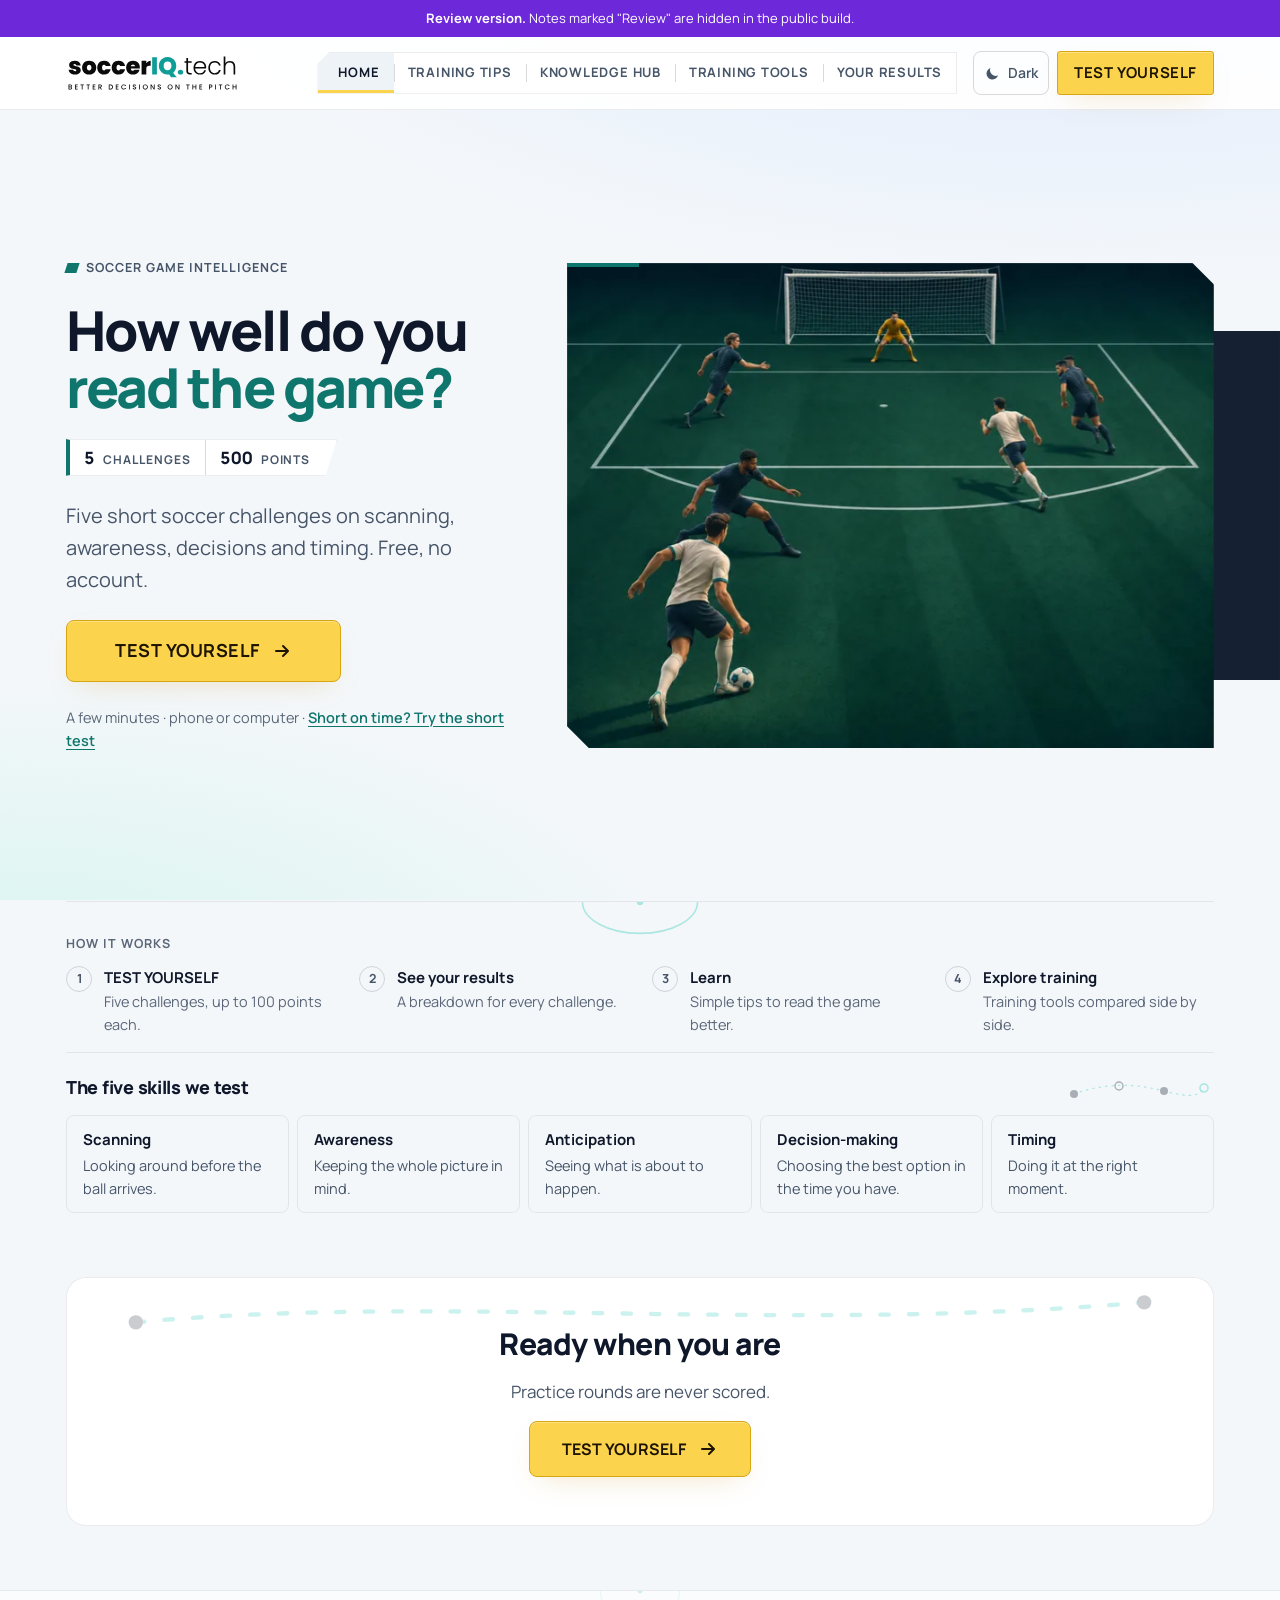
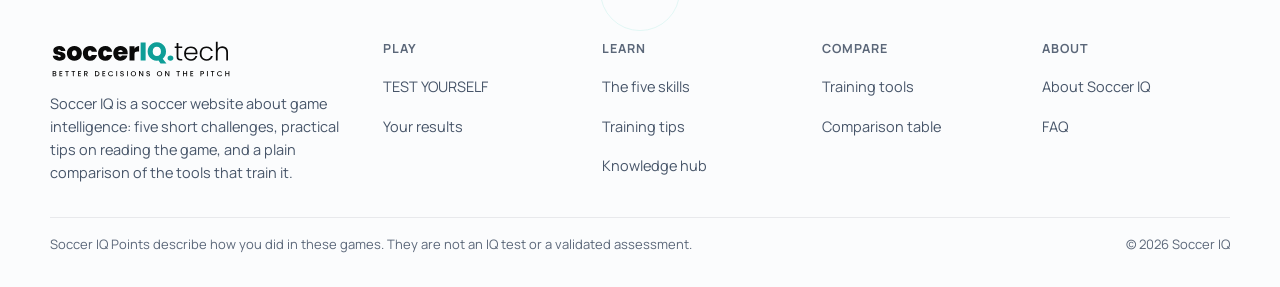
<file: index.html>
<!doctype html>
<html lang="en">
<head>
  <meta charset="utf-8">
  <meta name="viewport" content="width=device-width, initial-scale=1, viewport-fit=cover">
  <title>Soccer IQ | Test how well you read the game</title>
  <meta name="description" content="Five short soccer challenges on scanning, awareness, decisions and timing. Free, no account. Then learn how to train game intelligence.">
  <link rel="icon" href="assets/brand/socceriq-icon.svg" type="image/svg+xml">
  <meta name="theme-color" content="#0b1018">
  <script src="src/theme.js"></script>
  <link rel="preload" href="assets/fonts/manrope-latin-800-normal.woff2" as="font" type="font/woff2" crossorigin>
  <link rel="stylesheet" href="styles/tokens.css">
  <link rel="stylesheet" href="styles/base.css">
  <link rel="stylesheet" href="styles/landing.css">
  <link rel="stylesheet" href="styles/site.css">
  <script type="application/ld+json">{"@context":"https://schema.org","@type":"WebSite","name":"Soccer IQ","description":"Soccer IQ is a soccer website about game intelligence: five short challenges, practical tips on reading the game, and a plain comparison of the tools that train it."}</script>
  <meta property="og:type" content="website">
  <meta property="og:site_name" content="Soccer IQ">
  <meta property="og:title" content="Soccer IQ | Test how well you read the game">
  <meta property="og:description" content="Five short soccer challenges on scanning, awareness, decisions and timing. Free, no account. Then learn how to train game intelligence.">
  <meta name="robots" content="noindex, nofollow">
</head>
<body data-page="home">
    <div class="review-banner" role="note"><strong>Review version.</strong> Notes marked &quot;Review&quot; are hidden in the public build.</div>
    <a class="skip" href="#main">Skip to content</a>
    <header class="site-header">
      <div class="site-header__inner">
        <a class="site-logo" href="index.html" aria-label="Soccer IQ home"><img class="logo--on-dark" src="assets/brand/socceriq-logo-dark.svg" alt="soccerIQ.tech" width="415" height="91"><img class="logo--on-light" src="assets/brand/socceriq-logo-light.svg" alt="soccerIQ.tech" width="415" height="91"></a>
        <div class="site-header__actions">
          
  <button class="theme-toggle theme-toggle--bar" type="button" data-theme-toggle>
    <span class="theme-toggle__icon theme-toggle__icon--to-light"><svg viewBox="0 0 20 20" aria-hidden="true"><circle cx="10" cy="10" r="3.6" fill="currentColor"/><path d="M10 1.8v2.4M10 15.8v2.4M1.8 10h2.4M15.8 10h2.4M4.2 4.2l1.7 1.7M14.1 14.1l1.7 1.7M4.2 15.8l1.7-1.7M14.1 5.9l1.7-1.7" stroke="currentColor" stroke-width="1.6" stroke-linecap="round"/></svg></span>
    <span class="theme-toggle__icon theme-toggle__icon--to-dark"><svg viewBox="0 0 20 20" aria-hidden="true"><path d="M15.6 12.9A6.6 6.6 0 0 1 7.1 4.4a6.6 6.6 0 1 0 8.5 8.5Z" fill="currentColor"/></svg></span>
    <span class="theme-toggle__text"></span>
  </button>
          <a class="btn btn--cta btn--sm header-cta" href="play.html">TEST YOURSELF</a>
          <button class="nav-toggle" type="button" aria-expanded="false" aria-controls="site-nav">
            <span class="nav-toggle__bars" aria-hidden="true"></span><span class="sr-only">Menu</span>
          </button>
        </div>
        <nav class="nav" id="site-nav" aria-label="Main">
          <ul class="nav__list"><li><a class="nav__link is-current" href="index.html" aria-current="page">Home</a></li><li><a class="nav__link" href="learn.html">Training tips</a></li><li><a class="nav__link" href="knowledge.html">Knowledge hub</a></li><li><a class="nav__link" href="tools.html">Training tools</a></li><li><a class="nav__link" href="results.html">Your results</a></li></ul>
          <div class="nav__theme">
  <button class="theme-toggle theme-toggle--menu" type="button" data-theme-toggle>
    <span class="theme-toggle__icon theme-toggle__icon--to-light"><svg viewBox="0 0 20 20" aria-hidden="true"><circle cx="10" cy="10" r="3.6" fill="currentColor"/><path d="M10 1.8v2.4M10 15.8v2.4M1.8 10h2.4M15.8 10h2.4M4.2 4.2l1.7 1.7M14.1 14.1l1.7 1.7M4.2 15.8l1.7-1.7M14.1 5.9l1.7-1.7" stroke="currentColor" stroke-width="1.6" stroke-linecap="round"/></svg></span>
    <span class="theme-toggle__icon theme-toggle__icon--to-dark"><svg viewBox="0 0 20 20" aria-hidden="true"><path d="M15.6 12.9A6.6 6.6 0 0 1 7.1 4.4a6.6 6.6 0 1 0 8.5 8.5Z" fill="currentColor"/></svg></span>
    <span class="theme-toggle__text"></span>
  </button></div>
        </nav>
      </div>
    </header>
  <main id="main" class="site-main" tabindex="-1" data-prerendered>
    <section class="hero-home" aria-labelledby="home-title">
      <div class="hero-home__copy">
        <p class="kicker">Soccer game intelligence</p>
        <h1 class="h-hero" id="home-title"><span>How well do you</span> <span class="hl">read the game?</span></h1>
        <p class="info-strip"><span class="info-strip__cell"><span class="info-strip__v">5</span><span class="info-strip__l">Challenges</span></span><span class="sr-only"> / </span><span class="info-strip__cell"><span class="info-strip__v">500</span><span class="info-strip__l">Points</span></span></p>
        <p class="lede">Five short soccer challenges on scanning, awareness, decisions and timing. Free, no account.</p>
        <div class="cta-row"><a class="btn btn--cta" href="play.html">TEST YOURSELF <svg class="btn__arrow" viewBox="0 0 20 20" aria-hidden="true"><path d="M4 10h11m-4-5 5 5-5 5" fill="none" stroke="currentColor" stroke-width="2" stroke-linecap="round" stroke-linejoin="round"/></svg></a></div>
        <p class="meta">A few minutes · phone or computer <span aria-hidden="true">·</span> <a class="meta__link" href="short-test.html">Short on time? Try the short test</a></p>
      </div>
      <div class="hero-home__stage">
        <figure class="hero-visual">
          <picture>
            <source type="image/webp" srcset="assets/hero/hero-pitch-480.webp 480w, assets/hero/hero-pitch-720.webp 720w, assets/hero/hero-pitch-960.webp 960w, assets/hero/hero-pitch-1200.webp 1200w, assets/hero/hero-pitch-1448.webp 1448w" sizes="(min-width: 1240px) 660px, (min-width: 960px) 54vw, (max-width: 959px) and (max-height: 800px) 340px, min(720px, 100vw)">
            <img class="hero-visual__img" src="assets/hero/hero-pitch-960.jpg" srcset="assets/hero/hero-pitch-480.jpg 480w, assets/hero/hero-pitch-720.jpg 720w, assets/hero/hero-pitch-960.jpg 960w, assets/hero/hero-pitch-1200.jpg 1200w, assets/hero/hero-pitch-1448.jpg 1448w" sizes="(min-width: 1240px) 660px, (min-width: 960px) 54vw, (max-width: 959px) and (max-height: 800px) 340px, min(720px, 100vw)"
              width="1448" height="1086" alt="Illustration of a soccer attack: a player dribbles toward the penalty area while a teammate runs into the box between defenders, with the goalkeeper set in goal." fetchpriority="high" decoding="async">
          </picture>
          <span class="hero-scan" aria-hidden="true"><span class="hero-scan__spot"></span></span>
        </figure>
      </div>
    </section>

    <section class="journey" aria-labelledby="journey-title">
      <h2 class="label" id="journey-title">How it works</h2>
      <ol class="journey__steps">
    <li class="step">
      <span class="step__n" aria-hidden="true">1</span>
      <div class="step__body">
        <h3 class="step__title"><a href="play.html">TEST YOURSELF</a></h3>
        <p>Five challenges, up to 100 points each.</p>
      </div>
    </li>
    <li class="step">
      <span class="step__n" aria-hidden="true">2</span>
      <div class="step__body">
        <h3 class="step__title"><a href="results.html">See your results</a></h3>
        <p>A breakdown for every challenge.</p>
      </div>
    </li>
    <li class="step">
      <span class="step__n" aria-hidden="true">3</span>
      <div class="step__body">
        <h3 class="step__title"><a href="learn.html">Learn</a></h3>
        <p>Simple tips to read the game better.</p>
      </div>
    </li>
    <li class="step">
      <span class="step__n" aria-hidden="true">4</span>
      <div class="step__body">
        <h3 class="step__title"><a href="tools.html">Explore training</a></h3>
        <p>Training tools compared side by side.</p>
      </div>
    </li></ol>
      <p class="step__mine" id="last-result" hidden></p>
    </section>

    <section class="sec sec--tight sec--quiet" aria-labelledby="skills-title">
      <h2 class="h-section" id="skills-title">The five skills we test</h2>
      <ul class="skill-chips"><li><a href="learn.html#scanning"><strong>Scanning</strong><span>Looking around before the ball arrives.</span></a></li><li><a href="learn.html#awareness"><strong>Awareness</strong><span>Keeping the whole picture in mind.</span></a></li><li><a href="learn.html#anticipation"><strong>Anticipation</strong><span>Seeing what is about to happen.</span></a></li><li><a href="learn.html#decisions"><strong>Decision-making</strong><span>Choosing the best option in the time you have.</span></a></li><li><a href="learn.html#timing"><strong>Timing</strong><span>Doing it at the right moment.</span></a></li></ul>
    </section>

    
  <section class="final-cta" aria-labelledby="final-cta-title">
    <h2 class="h-section" id="final-cta-title">Ready when you are</h2>
    <p>Practice rounds are never scored.</p>
    <a class="btn btn--cta" href="play.html">TEST YOURSELF <svg class="btn__arrow" viewBox="0 0 20 20" aria-hidden="true"><path d="M4 10h11m-4-5 5 5-5 5" fill="none" stroke="currentColor" stroke-width="2" stroke-linecap="round" stroke-linejoin="round"/></svg></a>
  </section></main>
    <footer class="site-footer">
      <div class="site-footer__inner">
        <div class="footer__brand">
          <img class="logo--on-dark" src="assets/brand/socceriq-logo-dark.svg" alt="soccerIQ.tech" width="415" height="91"><img class="logo--on-light" src="assets/brand/socceriq-logo-light.svg" alt="soccerIQ.tech" width="415" height="91">
          <p>Soccer IQ is a soccer website about game intelligence: five short challenges, practical tips on reading the game, and a plain comparison of the tools that train it.</p>
        </div>
        
    <div class="footer__col">
      <h2 class="footer__title">Play</h2>
      <ul><li><a href="play.html">TEST YOURSELF</a></li><li><a href="results.html">Your results</a></li></ul>
    </div>
    <div class="footer__col">
      <h2 class="footer__title">Learn</h2>
      <ul><li><a href="learn.html#skills">The five skills</a></li><li><a href="learn.html#tips">Training tips</a></li><li><a href="knowledge.html">Knowledge hub</a></li></ul>
    </div>
    <div class="footer__col">
      <h2 class="footer__title">Compare</h2>
      <ul><li><a href="tools.html">Training tools</a></li><li><a href="tools.html#compare">Comparison table</a></li></ul>
    </div>
    <div class="footer__col">
      <h2 class="footer__title">About</h2>
      <ul><li><a href="about.html">About Soccer IQ</a></li><li><a href="faq.html">FAQ</a></li></ul>
    </div>
      </div>
      <div class="site-footer__base">
        <p>Soccer IQ Points describe how you did in these games. They are not an IQ test or a validated assessment.</p>
        <p>© 2026 Soccer IQ</p>
      </div>
    </footer>
  <noscript><p class="noscript">Soccer IQ needs JavaScript to show this page.</p></noscript>
  <script type="module" src="src/site/boot.js"></script>
</body>
</html>
</file>
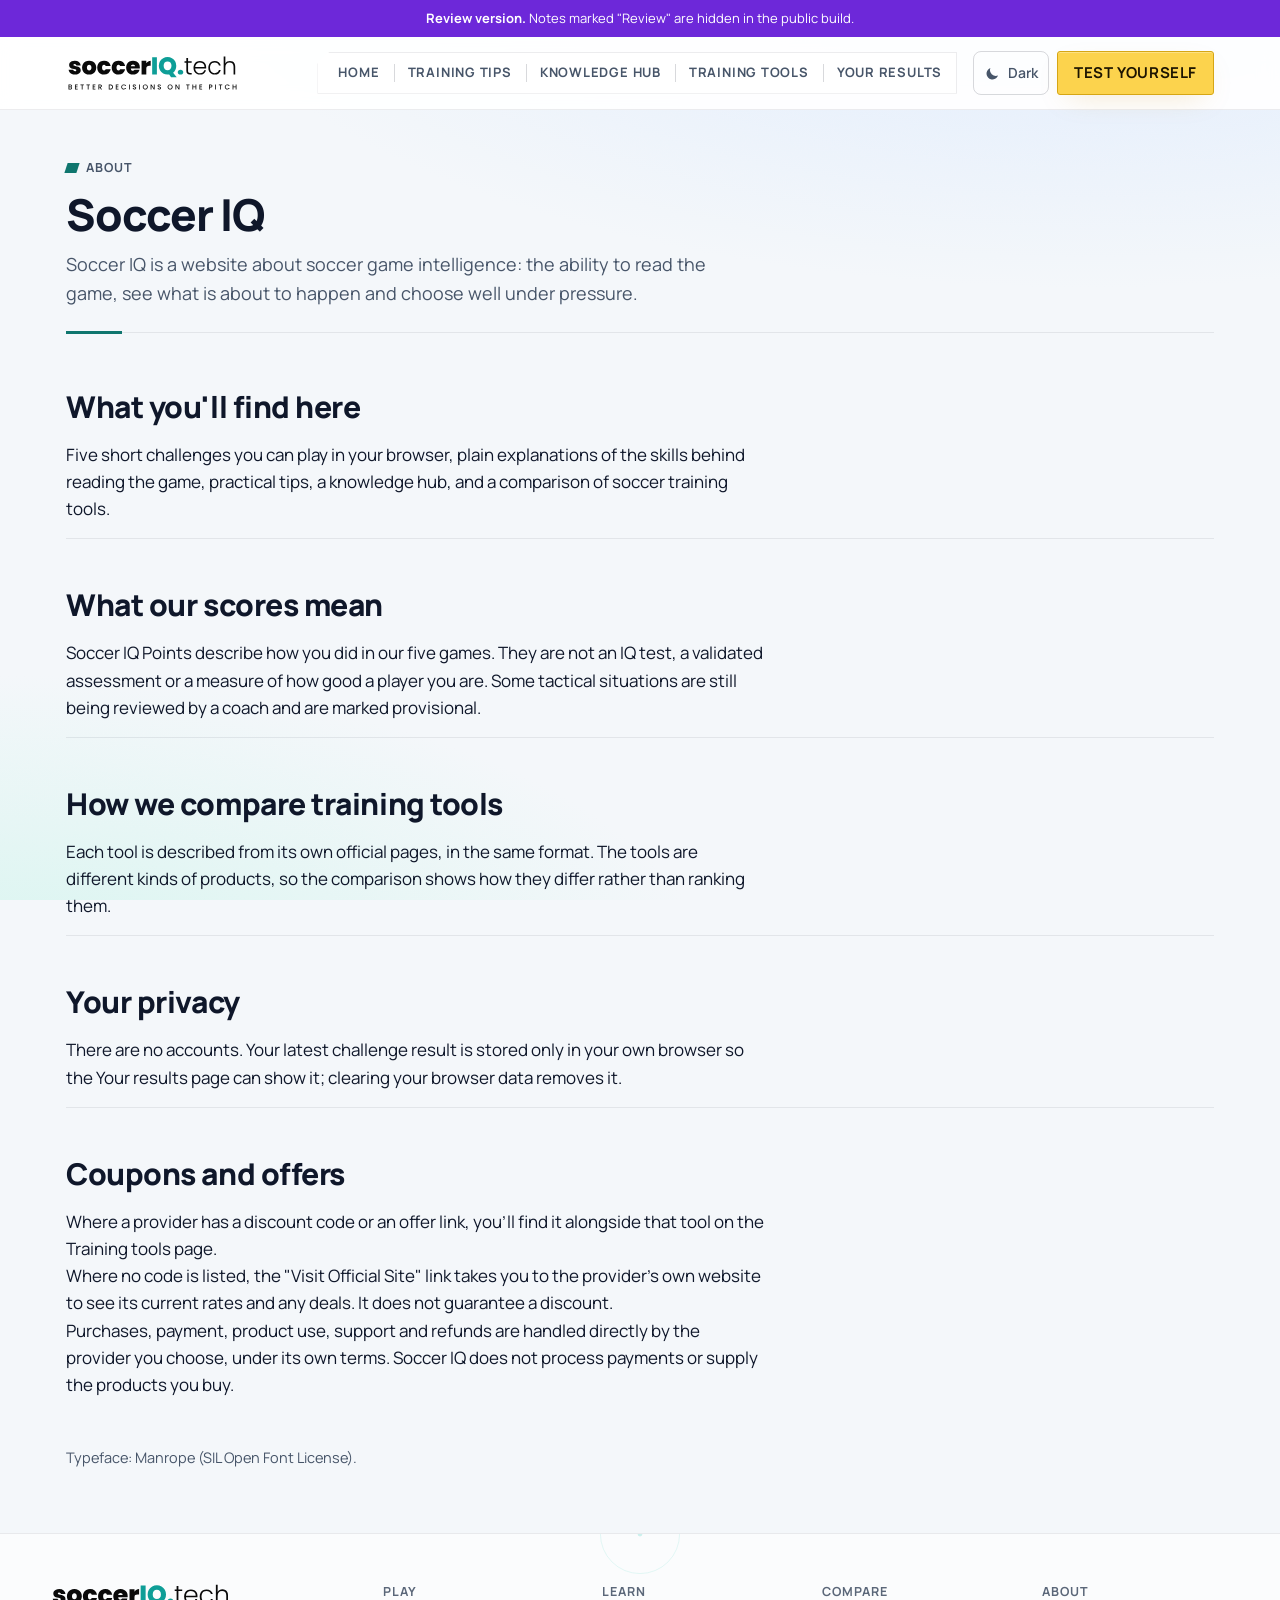
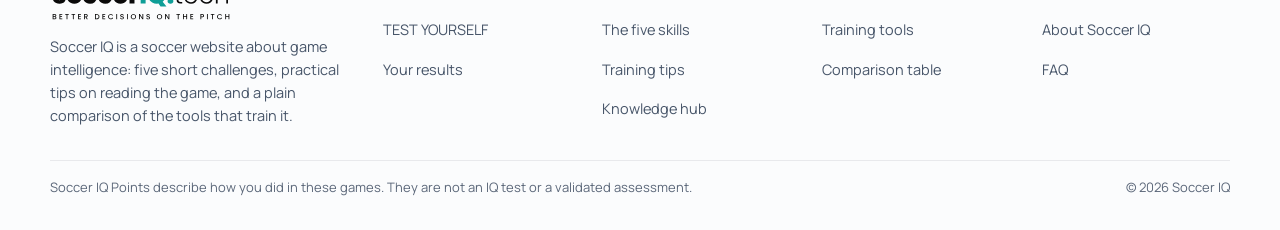
<file: about.html>
<!doctype html>
<html lang="en">
<head>
  <meta charset="utf-8">
  <meta name="viewport" content="width=device-width, initial-scale=1, viewport-fit=cover">
  <title>About Soccer IQ</title>
  <meta name="description" content="Soccer IQ is a soccer game-intelligence website: five challenges, training tips and a comparison of soccer training tools.">
  <link rel="icon" href="assets/brand/socceriq-icon.svg" type="image/svg+xml">
  <meta name="theme-color" content="#0b1018">
  <script src="src/theme.js"></script>
  <link rel="preload" href="assets/fonts/manrope-latin-800-normal.woff2" as="font" type="font/woff2" crossorigin>
  <link rel="stylesheet" href="styles/tokens.css">
  <link rel="stylesheet" href="styles/base.css">
  <link rel="stylesheet" href="styles/site.css">
  <script type="application/ld+json">{"@context":"https://schema.org","@type":"AboutPage","name":"About Soccer IQ","description":"Soccer IQ is a soccer game-intelligence website: five challenges, training tips and a comparison of soccer training tools."}</script>
  <meta property="og:type" content="website">
  <meta property="og:site_name" content="Soccer IQ">
  <meta property="og:title" content="About Soccer IQ">
  <meta property="og:description" content="Soccer IQ is a soccer game-intelligence website: five challenges, training tips and a comparison of soccer training tools.">
  <meta name="robots" content="noindex, nofollow">
</head>
<body data-page="about">
    <div class="review-banner" role="note"><strong>Review version.</strong> Notes marked &quot;Review&quot; are hidden in the public build.</div>
    <a class="skip" href="#main">Skip to content</a>
    <header class="site-header">
      <div class="site-header__inner">
        <a class="site-logo" href="index.html" aria-label="Soccer IQ home"><img class="logo--on-dark" src="assets/brand/socceriq-logo-dark.svg" alt="soccerIQ.tech" width="415" height="91"><img class="logo--on-light" src="assets/brand/socceriq-logo-light.svg" alt="soccerIQ.tech" width="415" height="91"></a>
        <div class="site-header__actions">
          
  <button class="theme-toggle theme-toggle--bar" type="button" data-theme-toggle>
    <span class="theme-toggle__icon theme-toggle__icon--to-light"><svg viewBox="0 0 20 20" aria-hidden="true"><circle cx="10" cy="10" r="3.6" fill="currentColor"/><path d="M10 1.8v2.4M10 15.8v2.4M1.8 10h2.4M15.8 10h2.4M4.2 4.2l1.7 1.7M14.1 14.1l1.7 1.7M4.2 15.8l1.7-1.7M14.1 5.9l1.7-1.7" stroke="currentColor" stroke-width="1.6" stroke-linecap="round"/></svg></span>
    <span class="theme-toggle__icon theme-toggle__icon--to-dark"><svg viewBox="0 0 20 20" aria-hidden="true"><path d="M15.6 12.9A6.6 6.6 0 0 1 7.1 4.4a6.6 6.6 0 1 0 8.5 8.5Z" fill="currentColor"/></svg></span>
    <span class="theme-toggle__text"></span>
  </button>
          <a class="btn btn--cta btn--sm header-cta" href="play.html">TEST YOURSELF</a>
          <button class="nav-toggle" type="button" aria-expanded="false" aria-controls="site-nav">
            <span class="nav-toggle__bars" aria-hidden="true"></span><span class="sr-only">Menu</span>
          </button>
        </div>
        <nav class="nav" id="site-nav" aria-label="Main">
          <ul class="nav__list"><li><a class="nav__link" href="index.html">Home</a></li><li><a class="nav__link" href="learn.html">Training tips</a></li><li><a class="nav__link" href="knowledge.html">Knowledge hub</a></li><li><a class="nav__link" href="tools.html">Training tools</a></li><li><a class="nav__link" href="results.html">Your results</a></li></ul>
          <div class="nav__theme">
  <button class="theme-toggle theme-toggle--menu" type="button" data-theme-toggle>
    <span class="theme-toggle__icon theme-toggle__icon--to-light"><svg viewBox="0 0 20 20" aria-hidden="true"><circle cx="10" cy="10" r="3.6" fill="currentColor"/><path d="M10 1.8v2.4M10 15.8v2.4M1.8 10h2.4M15.8 10h2.4M4.2 4.2l1.7 1.7M14.1 14.1l1.7 1.7M4.2 15.8l1.7-1.7M14.1 5.9l1.7-1.7" stroke="currentColor" stroke-width="1.6" stroke-linecap="round"/></svg></span>
    <span class="theme-toggle__icon theme-toggle__icon--to-dark"><svg viewBox="0 0 20 20" aria-hidden="true"><path d="M15.6 12.9A6.6 6.6 0 0 1 7.1 4.4a6.6 6.6 0 1 0 8.5 8.5Z" fill="currentColor"/></svg></span>
    <span class="theme-toggle__text"></span>
  </button></div>
        </nav>
      </div>
    </header>
  <main id="main" class="site-main" tabindex="-1" data-prerendered>
    <header class="page-head">
      <p class="kicker">About</p>
      <h1 class="h-page">Soccer IQ</h1>
      <p class="lede">Soccer IQ is a website about soccer game intelligence: the ability to read the game, see what is about to happen and choose well under pressure.</p>
    </header>

    <section class="sec "><h2 class="sec__title">What you'll find here</h2><p class="prose">Five short challenges you can play in your browser, plain explanations of the skills behind reading the game, practical tips, a knowledge hub, and a comparison of soccer training tools.</p></section><section class="sec "><h2 class="sec__title">What our scores mean</h2><p class="prose">Soccer IQ Points describe how you did in our five games. They are not an IQ test, a validated assessment or a measure of how good a player you are. Some tactical situations are still being reviewed by a coach and are marked provisional.</p></section><section class="sec "><h2 class="sec__title">How we compare training tools</h2><p class="prose">Each tool is described from its own official pages, in the same format. The tools are different kinds of products, so the comparison shows how they differ rather than ranking them.</p></section><section class="sec "><h2 class="sec__title">Your privacy</h2><p class="prose">There are no accounts. Your latest challenge result is stored only in your own browser so the Your results page can show it; clearing your browser data removes it.</p></section>

    <section class="sec " id="coupons"><h2 class="sec__title">Coupons and offers</h2><p class="prose">Where a provider has a discount code or an offer link, you'll find it alongside that tool on the Training tools page.</p><p class="prose">Where no code is listed, the &quot;Visit Official Site&quot; link takes you to the provider's own website to see its current rates and any deals. It does not guarantee a discount.</p><p class="prose">Purchases, payment, product use, support and refunds are handled directly by the provider you choose, under its own terms. Soccer IQ does not process payments or supply the products you buy.</p></section>

    

    <p class="small credits">Typeface: Manrope (SIL Open Font License).</p></main>
    <footer class="site-footer">
      <div class="site-footer__inner">
        <div class="footer__brand">
          <img class="logo--on-dark" src="assets/brand/socceriq-logo-dark.svg" alt="soccerIQ.tech" width="415" height="91"><img class="logo--on-light" src="assets/brand/socceriq-logo-light.svg" alt="soccerIQ.tech" width="415" height="91">
          <p>Soccer IQ is a soccer website about game intelligence: five short challenges, practical tips on reading the game, and a plain comparison of the tools that train it.</p>
        </div>
        
    <div class="footer__col">
      <h2 class="footer__title">Play</h2>
      <ul><li><a href="play.html">TEST YOURSELF</a></li><li><a href="results.html">Your results</a></li></ul>
    </div>
    <div class="footer__col">
      <h2 class="footer__title">Learn</h2>
      <ul><li><a href="learn.html#skills">The five skills</a></li><li><a href="learn.html#tips">Training tips</a></li><li><a href="knowledge.html">Knowledge hub</a></li></ul>
    </div>
    <div class="footer__col">
      <h2 class="footer__title">Compare</h2>
      <ul><li><a href="tools.html">Training tools</a></li><li><a href="tools.html#compare">Comparison table</a></li></ul>
    </div>
    <div class="footer__col">
      <h2 class="footer__title">About</h2>
      <ul><li><a href="about.html">About Soccer IQ</a></li><li><a href="faq.html">FAQ</a></li></ul>
    </div>
      </div>
      <div class="site-footer__base">
        <p>Soccer IQ Points describe how you did in these games. They are not an IQ test or a validated assessment.</p>
        <p>© 2026 Soccer IQ</p>
      </div>
    </footer>
  <noscript><p class="noscript">Soccer IQ needs JavaScript to show this page.</p></noscript>
  <script type="module" src="src/site/boot.js"></script>
</body>
</html>
</file>
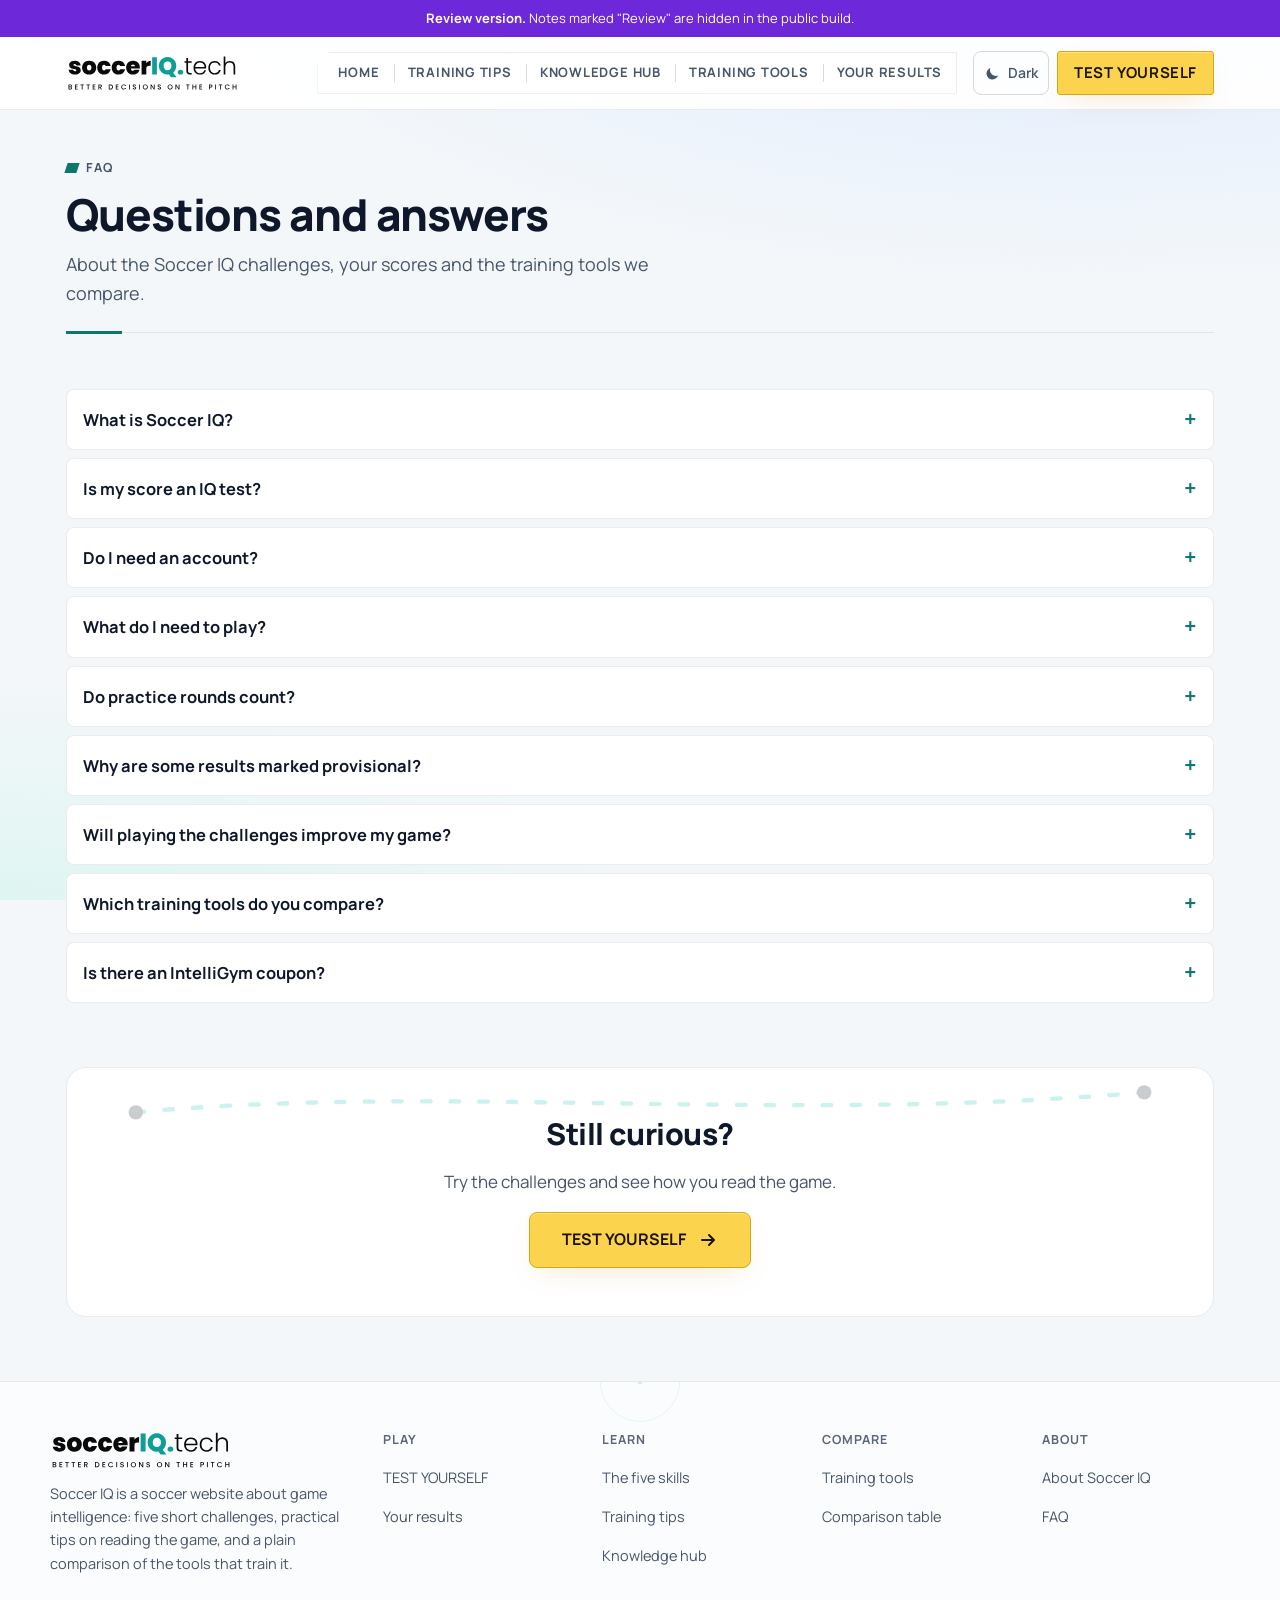
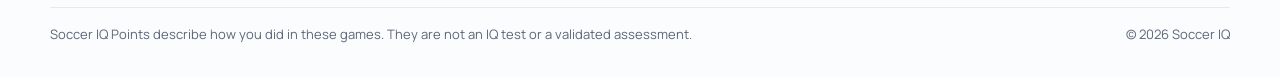
<file: faq.html>
<!doctype html>
<html lang="en">
<head>
  <meta charset="utf-8">
  <meta name="viewport" content="width=device-width, initial-scale=1, viewport-fit=cover">
  <title>FAQ: Soccer IQ challenges, scores, training tools and coupons | Soccer IQ</title>
  <meta name="description" content="Answers about the Soccer IQ challenges and scores, the training tools we compare and the IntelliGym coupon.">
  <link rel="icon" href="assets/brand/socceriq-icon.svg" type="image/svg+xml">
  <meta name="theme-color" content="#0b1018">
  <script src="src/theme.js"></script>
  <link rel="preload" href="assets/fonts/manrope-latin-800-normal.woff2" as="font" type="font/woff2" crossorigin>
  <link rel="stylesheet" href="styles/tokens.css">
  <link rel="stylesheet" href="styles/base.css">
  <link rel="stylesheet" href="styles/site.css">
  <script type="application/ld+json">{"@context":"https://schema.org","@type":"FAQPage","mainEntity":[{"@type":"Question","name":"What is Soccer IQ?","acceptedAnswer":{"@type":"Answer","text":"A soccer website about game intelligence: five short challenges, tips on reading the game, and a comparison of training tools."}},{"@type":"Question","name":"Is my score an IQ test?","acceptedAnswer":{"@type":"Answer","text":"No. Soccer IQ Points describe how you did in these five games, out of 500. They are not an IQ test, a validated assessment or a prediction of how you play."}},{"@type":"Question","name":"Do I need an account?","acceptedAnswer":{"@type":"Answer","text":"No. The challenges run in your browser. Your latest result is kept only on this device so you can look at it again on the Your results page."}},{"@type":"Question","name":"What do I need to play?","acceptedAnswer":{"@type":"Answer","text":"A phone, tablet or computer with a modern browser. On a phone, tap; on a computer, click."}},{"@type":"Question","name":"Do practice rounds count?","acceptedAnswer":{"@type":"Answer","text":"No. Demonstrations and practice tries are never scored. Each challenge is worth up to 100 points."}},{"@type":"Question","name":"Why are some results marked provisional?","acceptedAnswer":{"@type":"Answer","text":"Some tactical situations are still being reviewed by a coach, so their scores can change."}},{"@type":"Question","name":"Will playing the challenges improve my game?","acceptedAnswer":{"@type":"Answer","text":"We don't claim that. The challenges are short games that make you think about scanning, awareness, decisions and timing. For training, see the training tips and the training tools comparison."}},{"@type":"Question","name":"Which training tools do you compare?","acceptedAnswer":{"@type":"Answer","text":"Be Your Best, BlazePod, IntelliGym, NeuroTracker, PlayerMaker and Rezzil. Each is described from its official pages in the same format. See the comparison table."}},{"@type":"Question","name":"Is there an IntelliGym coupon?","acceptedAnswer":{"@type":"Answer","text":"Yes: 20% off IntelliGym with the code SOCCERIQ20. You'll find it, with a Copy code button and a link to IntelliGym, in IntelliGym's profile and in the comparison table on the Training tools page. The code is not applied automatically; use it on IntelliGym's site, where IntelliGym's own terms apply."}}]}</script>
  <meta property="og:type" content="website">
  <meta property="og:site_name" content="Soccer IQ">
  <meta property="og:title" content="FAQ: Soccer IQ challenges, scores, training tools and coupons | Soccer IQ">
  <meta property="og:description" content="Answers about the Soccer IQ challenges and scores, the training tools we compare and the IntelliGym coupon.">
  <meta name="robots" content="noindex, nofollow">
</head>
<body data-page="faq">
    <div class="review-banner" role="note"><strong>Review version.</strong> Notes marked &quot;Review&quot; are hidden in the public build.</div>
    <a class="skip" href="#main">Skip to content</a>
    <header class="site-header">
      <div class="site-header__inner">
        <a class="site-logo" href="index.html" aria-label="Soccer IQ home"><img class="logo--on-dark" src="assets/brand/socceriq-logo-dark.svg" alt="soccerIQ.tech" width="415" height="91"><img class="logo--on-light" src="assets/brand/socceriq-logo-light.svg" alt="soccerIQ.tech" width="415" height="91"></a>
        <div class="site-header__actions">
          
  <button class="theme-toggle theme-toggle--bar" type="button" data-theme-toggle>
    <span class="theme-toggle__icon theme-toggle__icon--to-light"><svg viewBox="0 0 20 20" aria-hidden="true"><circle cx="10" cy="10" r="3.6" fill="currentColor"/><path d="M10 1.8v2.4M10 15.8v2.4M1.8 10h2.4M15.8 10h2.4M4.2 4.2l1.7 1.7M14.1 14.1l1.7 1.7M4.2 15.8l1.7-1.7M14.1 5.9l1.7-1.7" stroke="currentColor" stroke-width="1.6" stroke-linecap="round"/></svg></span>
    <span class="theme-toggle__icon theme-toggle__icon--to-dark"><svg viewBox="0 0 20 20" aria-hidden="true"><path d="M15.6 12.9A6.6 6.6 0 0 1 7.1 4.4a6.6 6.6 0 1 0 8.5 8.5Z" fill="currentColor"/></svg></span>
    <span class="theme-toggle__text"></span>
  </button>
          <a class="btn btn--cta btn--sm header-cta" href="play.html">TEST YOURSELF</a>
          <button class="nav-toggle" type="button" aria-expanded="false" aria-controls="site-nav">
            <span class="nav-toggle__bars" aria-hidden="true"></span><span class="sr-only">Menu</span>
          </button>
        </div>
        <nav class="nav" id="site-nav" aria-label="Main">
          <ul class="nav__list"><li><a class="nav__link" href="index.html">Home</a></li><li><a class="nav__link" href="learn.html">Training tips</a></li><li><a class="nav__link" href="knowledge.html">Knowledge hub</a></li><li><a class="nav__link" href="tools.html">Training tools</a></li><li><a class="nav__link" href="results.html">Your results</a></li></ul>
          <div class="nav__theme">
  <button class="theme-toggle theme-toggle--menu" type="button" data-theme-toggle>
    <span class="theme-toggle__icon theme-toggle__icon--to-light"><svg viewBox="0 0 20 20" aria-hidden="true"><circle cx="10" cy="10" r="3.6" fill="currentColor"/><path d="M10 1.8v2.4M10 15.8v2.4M1.8 10h2.4M15.8 10h2.4M4.2 4.2l1.7 1.7M14.1 14.1l1.7 1.7M4.2 15.8l1.7-1.7M14.1 5.9l1.7-1.7" stroke="currentColor" stroke-width="1.6" stroke-linecap="round"/></svg></span>
    <span class="theme-toggle__icon theme-toggle__icon--to-dark"><svg viewBox="0 0 20 20" aria-hidden="true"><path d="M15.6 12.9A6.6 6.6 0 0 1 7.1 4.4a6.6 6.6 0 1 0 8.5 8.5Z" fill="currentColor"/></svg></span>
    <span class="theme-toggle__text"></span>
  </button></div>
        </nav>
      </div>
    </header>
  <main id="main" class="site-main" tabindex="-1" data-prerendered>
    
  <header class="page-head">
    <p class="kicker">FAQ</p>
    <h1 class="h-page">Questions and answers</h1>
    <p class="lede">About the Soccer IQ challenges, your scores and the training tools we compare.</p>
    
  </header>
    
    <section class="sec" aria-label="Soccer IQ">
      <div class="faq">
        <details class="faq__item" id="what">
          <summary><h2 class="faq__q">What is Soccer IQ?</h2></summary>
          <div class="faq__a">
            <p>A soccer website about game intelligence: five short challenges, tips on reading the game, and a comparison of training tools.</p>
            
          </div>
        </details>
        <details class="faq__item" id="test">
          <summary><h2 class="faq__q">Is my score an IQ test?</h2></summary>
          <div class="faq__a">
            <p>No. Soccer IQ Points describe how you did in these five games, out of 500. They are not an IQ test, a validated assessment or a prediction of how you play.</p>
            
          </div>
        </details>
        <details class="faq__item" id="account">
          <summary><h2 class="faq__q">Do I need an account?</h2></summary>
          <div class="faq__a">
            <p>No. The challenges run in your browser. Your latest result is kept only on this device so you can look at it again on the <a href="results.html">Your results</a> page.</p>
            
          </div>
        </details>
        <details class="faq__item" id="devices">
          <summary><h2 class="faq__q">What do I need to play?</h2></summary>
          <div class="faq__a">
            <p>A phone, tablet or computer with a modern browser. On a phone, tap; on a computer, click.</p>
            
          </div>
        </details>
        <details class="faq__item" id="practice">
          <summary><h2 class="faq__q">Do practice rounds count?</h2></summary>
          <div class="faq__a">
            <p>No. Demonstrations and practice tries are never scored. Each challenge is worth up to 100 points.</p>
            
          </div>
        </details>
        <details class="faq__item" id="provisional">
          <summary><h2 class="faq__q">Why are some results marked provisional?</h2></summary>
          <div class="faq__a">
            <p>Some tactical situations are still being reviewed by a coach, so their scores can change.</p>
            
          </div>
        </details>
        <details class="faq__item" id="improve">
          <summary><h2 class="faq__q">Will playing the challenges improve my game?</h2></summary>
          <div class="faq__a">
            <p>We don't claim that. The challenges are short games that make you think about scanning, awareness, decisions and timing. For training, see the <a href="learn.html#tips">training tips</a> and the <a href="tools.html">training tools comparison</a>.</p>
            
          </div>
        </details>
        <details class="faq__item" id="tools">
          <summary><h2 class="faq__q">Which training tools do you compare?</h2></summary>
          <div class="faq__a">
            <p>Be Your Best, BlazePod, IntelliGym, NeuroTracker, PlayerMaker and Rezzil. Each is described from its official pages in the same format. See the <a href="tools.html#compare">comparison table</a>.</p>
            
          </div>
        </details>
        <details class="faq__item" id="intelligym-coupon">
          <summary><h2 class="faq__q">Is there an IntelliGym coupon?</h2></summary>
          <div class="faq__a">
            <p>Yes: 20% off IntelliGym with the code SOCCERIQ20. You'll find it, with a Copy code button and a link to IntelliGym, in IntelliGym's profile and in the comparison table on the <a href="tools.html#intelligym">Training tools</a> page. The code is not applied automatically; use it on IntelliGym's site, where IntelliGym's own terms apply.</p>
            
          </div>
        </details>
      </div>
    </section>
    
  <section class="final-cta" aria-labelledby="final-cta-title">
    <h2 class="h-section" id="final-cta-title">Still curious?</h2>
    <p>Try the challenges and see how you read the game.</p>
    <a class="btn btn--cta" href="play.html">TEST YOURSELF <svg class="btn__arrow" viewBox="0 0 20 20" aria-hidden="true"><path d="M4 10h11m-4-5 5 5-5 5" fill="none" stroke="currentColor" stroke-width="2" stroke-linecap="round" stroke-linejoin="round"/></svg></a>
  </section></main>
    <footer class="site-footer">
      <div class="site-footer__inner">
        <div class="footer__brand">
          <img class="logo--on-dark" src="assets/brand/socceriq-logo-dark.svg" alt="soccerIQ.tech" width="415" height="91"><img class="logo--on-light" src="assets/brand/socceriq-logo-light.svg" alt="soccerIQ.tech" width="415" height="91">
          <p>Soccer IQ is a soccer website about game intelligence: five short challenges, practical tips on reading the game, and a plain comparison of the tools that train it.</p>
        </div>
        
    <div class="footer__col">
      <h2 class="footer__title">Play</h2>
      <ul><li><a href="play.html">TEST YOURSELF</a></li><li><a href="results.html">Your results</a></li></ul>
    </div>
    <div class="footer__col">
      <h2 class="footer__title">Learn</h2>
      <ul><li><a href="learn.html#skills">The five skills</a></li><li><a href="learn.html#tips">Training tips</a></li><li><a href="knowledge.html">Knowledge hub</a></li></ul>
    </div>
    <div class="footer__col">
      <h2 class="footer__title">Compare</h2>
      <ul><li><a href="tools.html">Training tools</a></li><li><a href="tools.html#compare">Comparison table</a></li></ul>
    </div>
    <div class="footer__col">
      <h2 class="footer__title">About</h2>
      <ul><li><a href="about.html">About Soccer IQ</a></li><li><a href="faq.html">FAQ</a></li></ul>
    </div>
      </div>
      <div class="site-footer__base">
        <p>Soccer IQ Points describe how you did in these games. They are not an IQ test or a validated assessment.</p>
        <p>© 2026 Soccer IQ</p>
      </div>
    </footer>
  <noscript><p class="noscript">Soccer IQ needs JavaScript to show this page.</p></noscript>
  <script type="module" src="src/site/boot.js"></script>
</body>
</html>
</file>
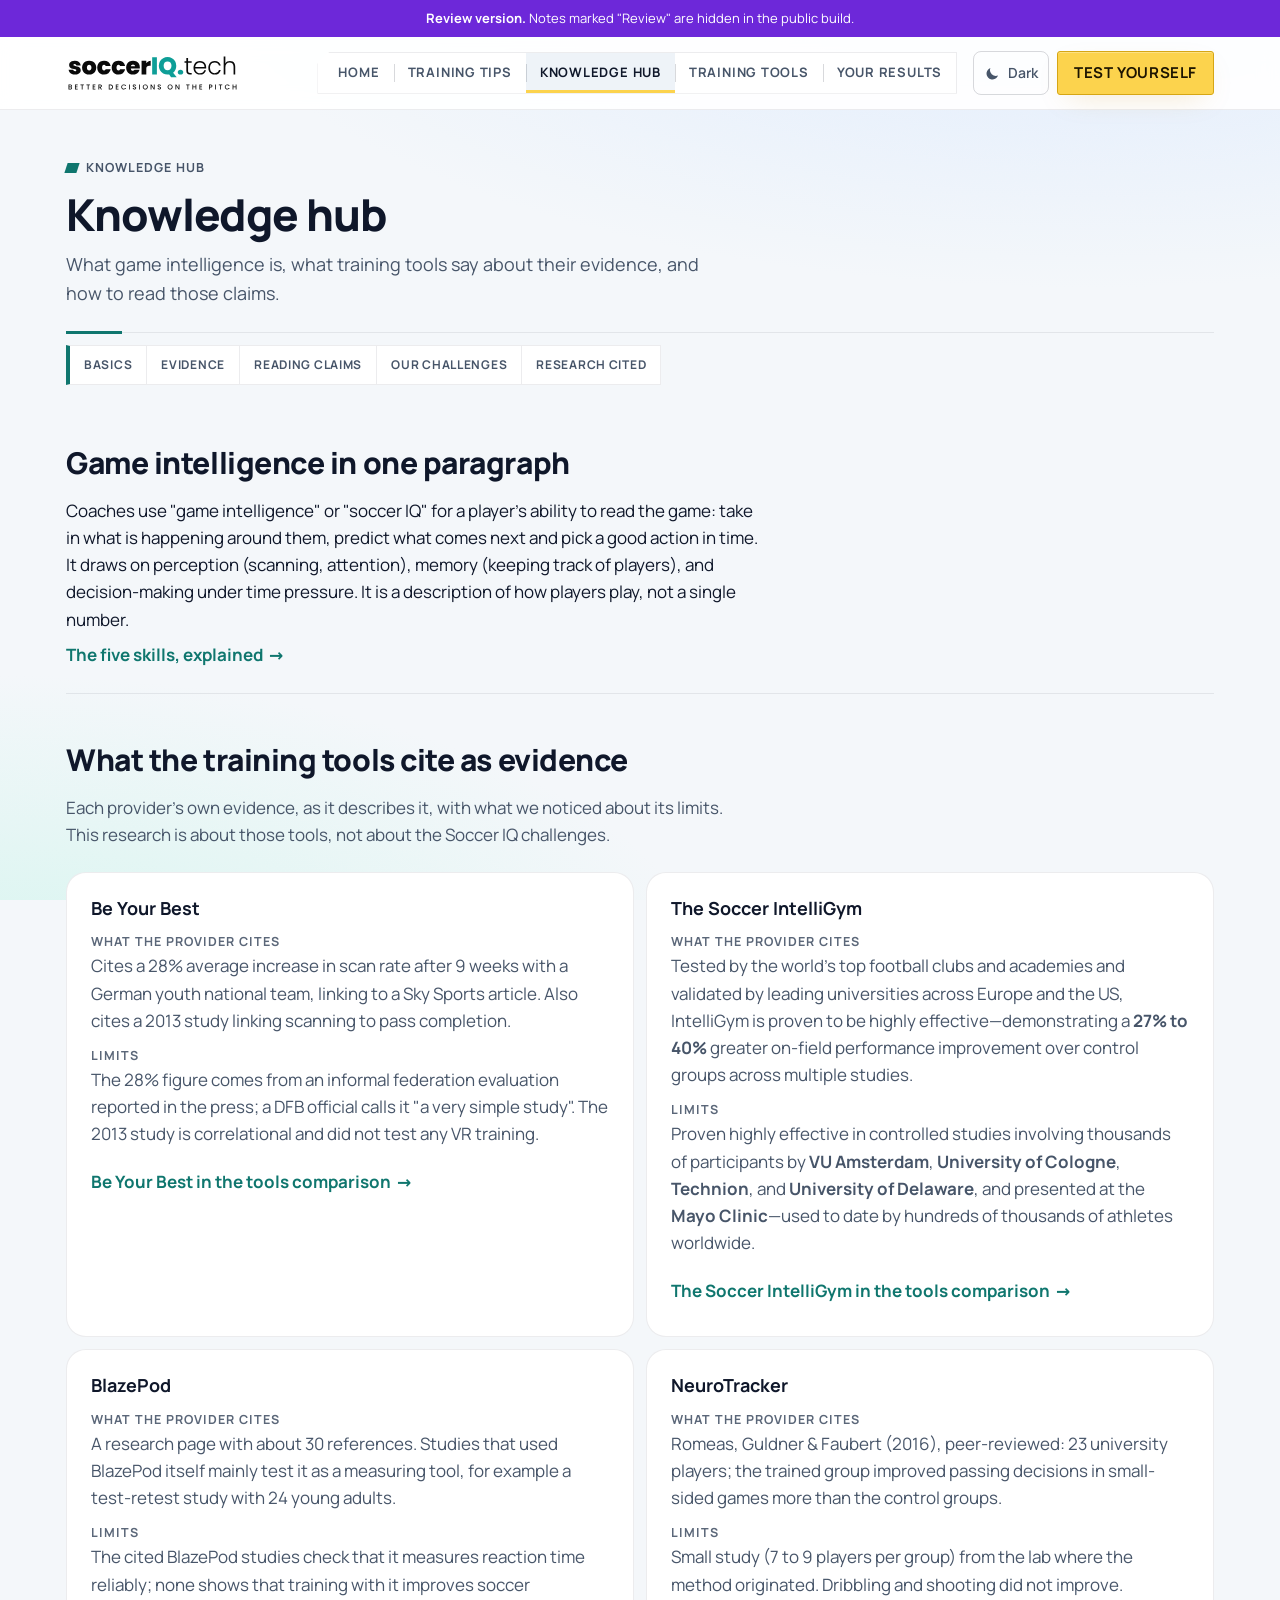
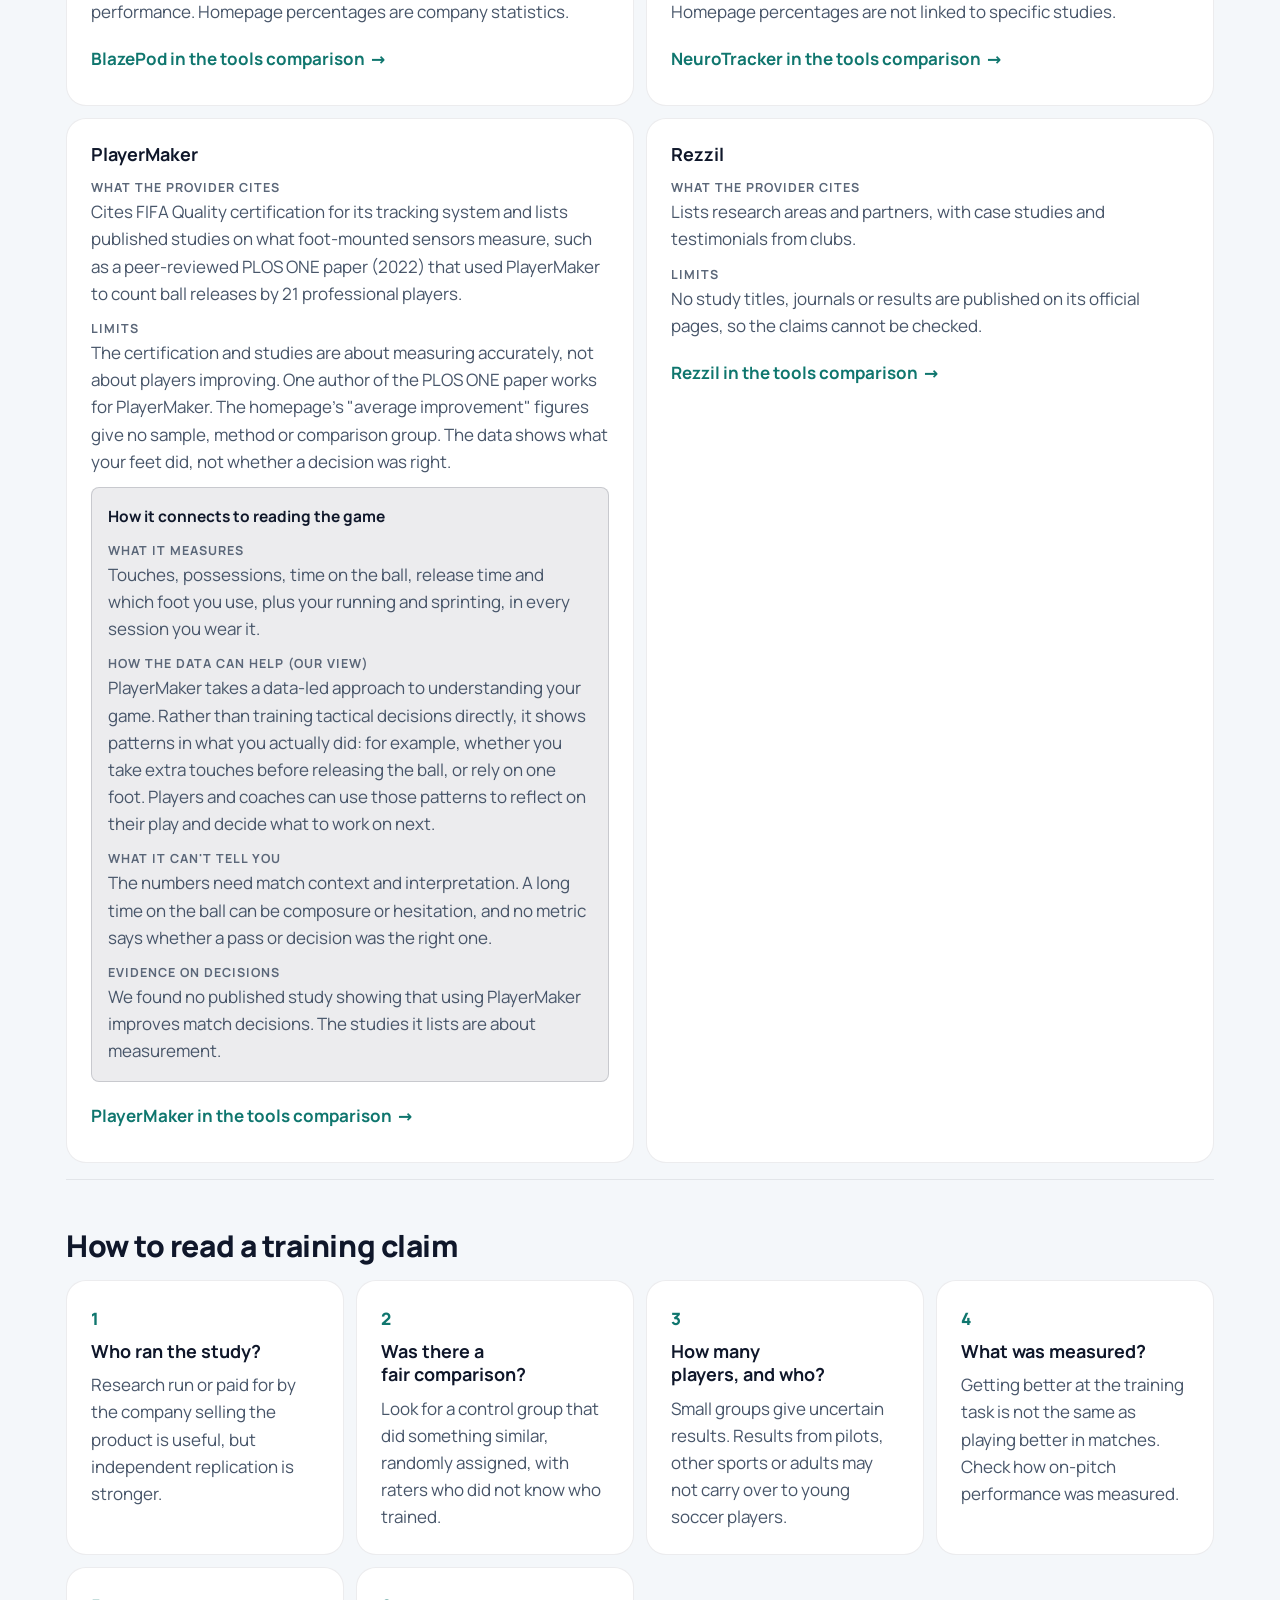
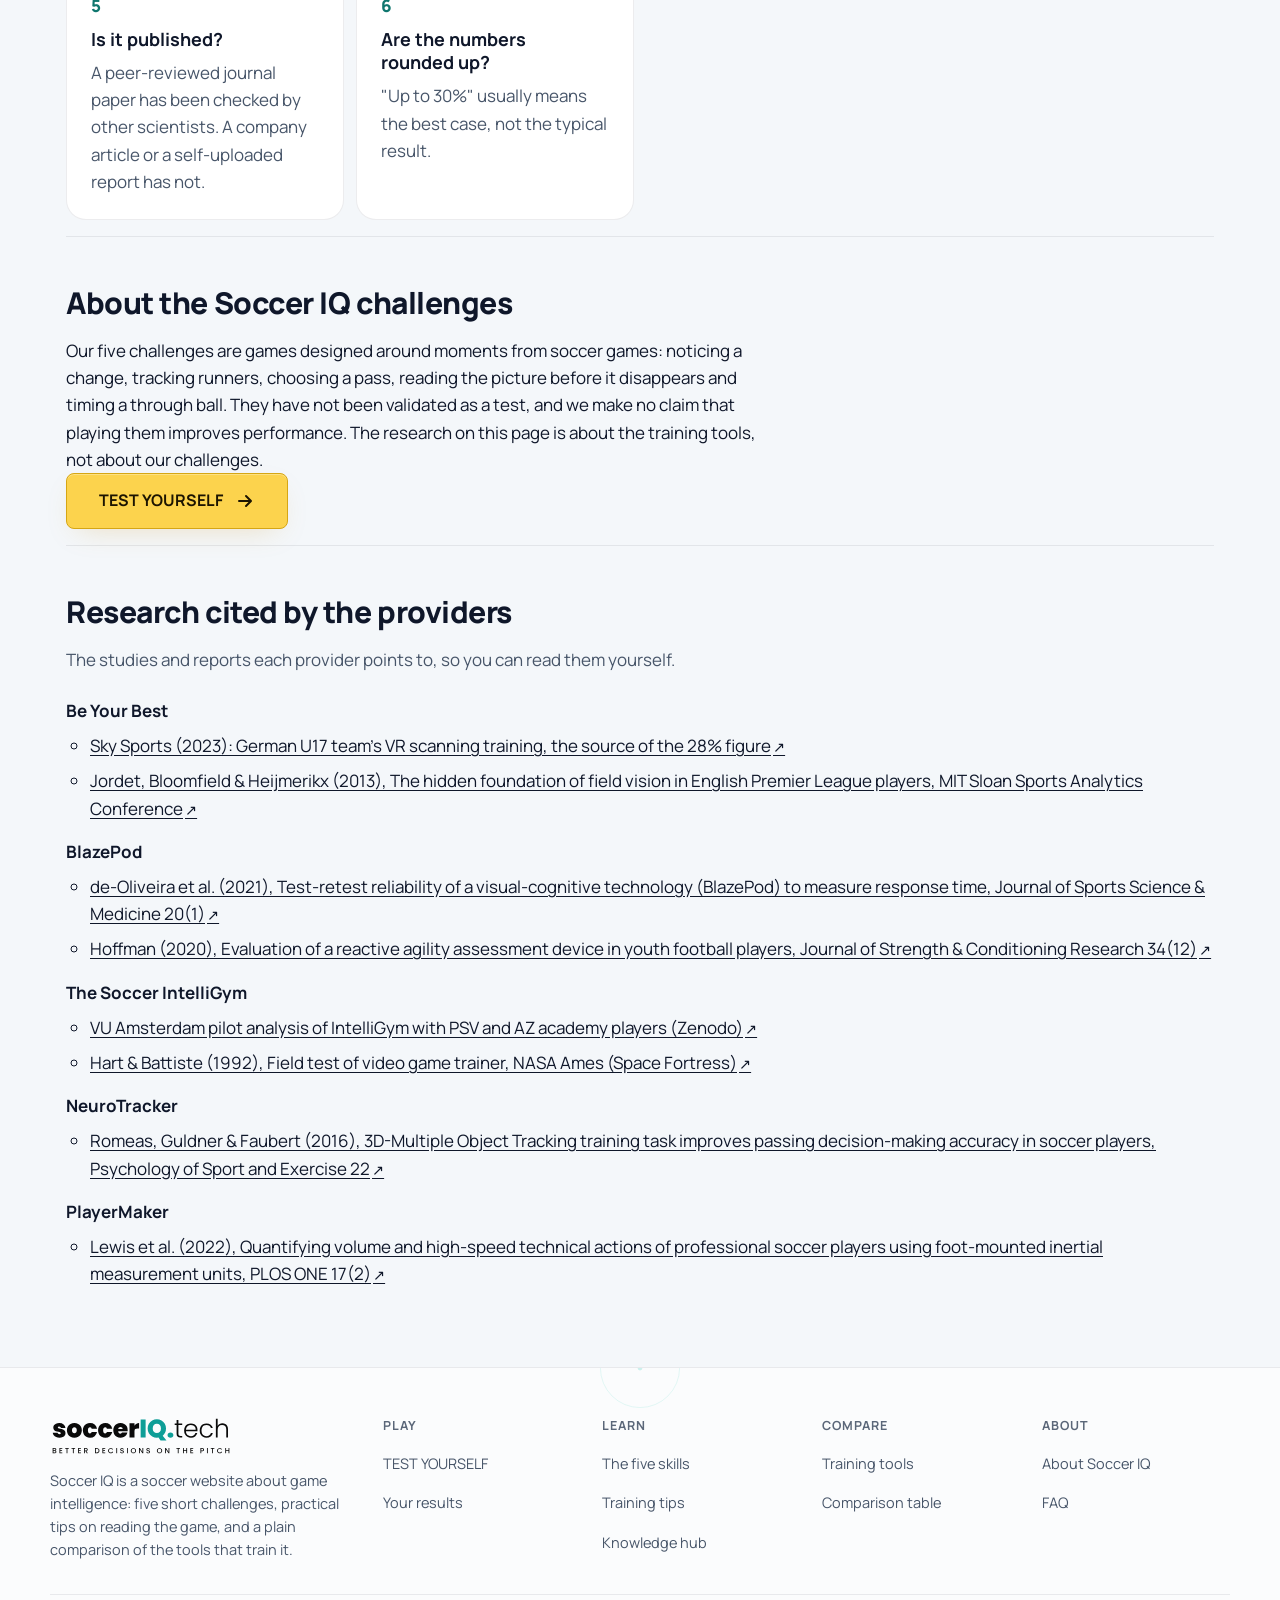
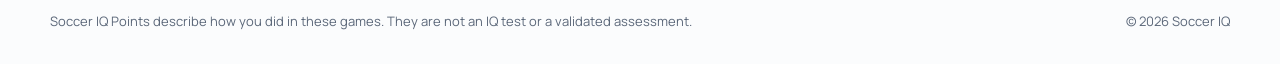
<file: knowledge.html>
<!doctype html>
<html lang="en">
<head>
  <meta charset="utf-8">
  <meta name="viewport" content="width=device-width, initial-scale=1, viewport-fit=cover">
  <title>Soccer game intelligence: what it is and what the evidence says | Soccer IQ</title>
  <meta name="description" content="What soccer game intelligence (soccer IQ) is, the research each training-tool provider cites and its limits, and how to read a training claim.">
  <link rel="icon" href="assets/brand/socceriq-icon.svg" type="image/svg+xml">
  <meta name="theme-color" content="#0b1018">
  <script src="src/theme.js"></script>
  <link rel="preload" href="assets/fonts/manrope-latin-800-normal.woff2" as="font" type="font/woff2" crossorigin>
  <link rel="stylesheet" href="styles/tokens.css">
  <link rel="stylesheet" href="styles/base.css">
  <link rel="stylesheet" href="styles/site.css">
  <meta property="og:type" content="website">
  <meta property="og:site_name" content="Soccer IQ">
  <meta property="og:title" content="Soccer game intelligence: what it is and what the evidence says | Soccer IQ">
  <meta property="og:description" content="What soccer game intelligence (soccer IQ) is, the research each training-tool provider cites and its limits, and how to read a training claim.">
  <meta name="robots" content="noindex, nofollow">
</head>
<body data-page="knowledge">
    <div class="review-banner" role="note"><strong>Review version.</strong> Notes marked &quot;Review&quot; are hidden in the public build.</div>
    <a class="skip" href="#main">Skip to content</a>
    <header class="site-header">
      <div class="site-header__inner">
        <a class="site-logo" href="index.html" aria-label="Soccer IQ home"><img class="logo--on-dark" src="assets/brand/socceriq-logo-dark.svg" alt="soccerIQ.tech" width="415" height="91"><img class="logo--on-light" src="assets/brand/socceriq-logo-light.svg" alt="soccerIQ.tech" width="415" height="91"></a>
        <div class="site-header__actions">
          
  <button class="theme-toggle theme-toggle--bar" type="button" data-theme-toggle>
    <span class="theme-toggle__icon theme-toggle__icon--to-light"><svg viewBox="0 0 20 20" aria-hidden="true"><circle cx="10" cy="10" r="3.6" fill="currentColor"/><path d="M10 1.8v2.4M10 15.8v2.4M1.8 10h2.4M15.8 10h2.4M4.2 4.2l1.7 1.7M14.1 14.1l1.7 1.7M4.2 15.8l1.7-1.7M14.1 5.9l1.7-1.7" stroke="currentColor" stroke-width="1.6" stroke-linecap="round"/></svg></span>
    <span class="theme-toggle__icon theme-toggle__icon--to-dark"><svg viewBox="0 0 20 20" aria-hidden="true"><path d="M15.6 12.9A6.6 6.6 0 0 1 7.1 4.4a6.6 6.6 0 1 0 8.5 8.5Z" fill="currentColor"/></svg></span>
    <span class="theme-toggle__text"></span>
  </button>
          <a class="btn btn--cta btn--sm header-cta" href="play.html">TEST YOURSELF</a>
          <button class="nav-toggle" type="button" aria-expanded="false" aria-controls="site-nav">
            <span class="nav-toggle__bars" aria-hidden="true"></span><span class="sr-only">Menu</span>
          </button>
        </div>
        <nav class="nav" id="site-nav" aria-label="Main">
          <ul class="nav__list"><li><a class="nav__link" href="index.html">Home</a></li><li><a class="nav__link" href="learn.html">Training tips</a></li><li><a class="nav__link is-current" href="knowledge.html" aria-current="page">Knowledge hub</a></li><li><a class="nav__link" href="tools.html">Training tools</a></li><li><a class="nav__link" href="results.html">Your results</a></li></ul>
          <div class="nav__theme">
  <button class="theme-toggle theme-toggle--menu" type="button" data-theme-toggle>
    <span class="theme-toggle__icon theme-toggle__icon--to-light"><svg viewBox="0 0 20 20" aria-hidden="true"><circle cx="10" cy="10" r="3.6" fill="currentColor"/><path d="M10 1.8v2.4M10 15.8v2.4M1.8 10h2.4M15.8 10h2.4M4.2 4.2l1.7 1.7M14.1 14.1l1.7 1.7M4.2 15.8l1.7-1.7M14.1 5.9l1.7-1.7" stroke="currentColor" stroke-width="1.6" stroke-linecap="round"/></svg></span>
    <span class="theme-toggle__icon theme-toggle__icon--to-dark"><svg viewBox="0 0 20 20" aria-hidden="true"><path d="M15.6 12.9A6.6 6.6 0 0 1 7.1 4.4a6.6 6.6 0 1 0 8.5 8.5Z" fill="currentColor"/></svg></span>
    <span class="theme-toggle__text"></span>
  </button></div>
        </nav>
      </div>
    </header>
  <main id="main" class="site-main" tabindex="-1" data-prerendered>
    
  <header class="page-head">
    <p class="kicker">Knowledge hub</p>
    <h1 class="h-page">Knowledge hub</h1>
    <p class="lede">What game intelligence is, what training tools say about their evidence, and how to read those claims.</p>
    
  </header>

    <nav class="subnav" aria-label="On this page">
      <a href="#basics">Basics</a><a href="#evidence">Evidence</a><a href="#claims">Reading claims</a><a href="#our-challenges">Our challenges</a><a href="#research">Research cited</a>
    </nav>

    <section class="sec " id="basics"><h2 class="sec__title">Game intelligence in one paragraph</h2>
      <p class="prose">Coaches use &quot;game intelligence&quot; or &quot;soccer IQ&quot; for a player's ability to read the game: take in what is happening around them, predict what comes next and pick a good action in time. It draws on perception (scanning, attention), memory (keeping track of players), and decision-making under time pressure. It is a description of how players play, not a single number.</p>
      <a class="text-link" href="learn.html#skills">The five skills, explained <span aria-hidden="true">→</span></a></section>

    <section class="sec " id="evidence"><h2 class="sec__title">What the training tools cite as evidence</h2>
      <p class="sec__lede">Each provider's own evidence, as it describes it, with what we noticed about its limits. This research is about those tools, not about the Soccer IQ challenges.</p>
      <div class="studies">
    <article class="study">
      <h3 class="h-sub">Be Your Best</h3>
      <dl class="study__dl">
        <div><dt>What the provider cites</dt><dd>Cites a 28% average increase in scan rate after 9 weeks with a German youth national team, linking to a Sky Sports article. Also cites a 2013 study linking scanning to pass completion.</dd></div>
        <div><dt>Limits</dt><dd>The 28% figure comes from an informal federation evaluation reported in the press; a DFB official calls it &quot;a very simple study&quot;. The 2013 study is correlational and did not test any VR training.</dd></div>
      </dl>
      
      <a class="text-link" href="tools.html#be-your-best">Be Your Best in the tools comparison <span aria-hidden="true">→</span></a>
    </article>
    <article class="study">
      <h3 class="h-sub">The Soccer IntelliGym</h3>
      <dl class="study__dl">
        <div><dt>What the provider cites</dt><dd>Tested by the world’s top football clubs and academies and validated by leading universities across Europe and the US, IntelliGym is proven to be highly effective—demonstrating a <strong>27% to 40%</strong> greater on-field performance improvement over control groups across multiple studies.</dd></div>
        <div><dt>Limits</dt><dd>Proven highly effective in controlled studies involving thousands of participants by <strong>VU Amsterdam</strong>, <strong>University of Cologne</strong>, <strong>Technion</strong>, and <strong>University of Delaware</strong>, and presented at the <strong>Mayo Clinic</strong>—used to date by hundreds of thousands of athletes worldwide.</dd></div>
      </dl>
      
      <a class="text-link" href="tools.html#intelligym">The Soccer IntelliGym in the tools comparison <span aria-hidden="true">→</span></a>
    </article>
    <article class="study">
      <h3 class="h-sub">BlazePod</h3>
      <dl class="study__dl">
        <div><dt>What the provider cites</dt><dd>A research page with about 30 references. Studies that used BlazePod itself mainly test it as a measuring tool, for example a test-retest study with 24 young adults.</dd></div>
        <div><dt>Limits</dt><dd>The cited BlazePod studies check that it measures reaction time reliably; none shows that training with it improves soccer performance. Homepage percentages are company statistics.</dd></div>
      </dl>
      
      <a class="text-link" href="tools.html#blazepod">BlazePod in the tools comparison <span aria-hidden="true">→</span></a>
    </article>
    <article class="study">
      <h3 class="h-sub">NeuroTracker</h3>
      <dl class="study__dl">
        <div><dt>What the provider cites</dt><dd>Romeas, Guldner &amp; Faubert (2016), peer-reviewed: 23 university players; the trained group improved passing decisions in small-sided games more than the control groups.</dd></div>
        <div><dt>Limits</dt><dd>Small study (7 to 9 players per group) from the lab where the method originated. Dribbling and shooting did not improve. Homepage percentages are not linked to specific studies.</dd></div>
      </dl>
      
      <a class="text-link" href="tools.html#neurotracker">NeuroTracker in the tools comparison <span aria-hidden="true">→</span></a>
    </article>
    <article class="study">
      <h3 class="h-sub">PlayerMaker</h3>
      <dl class="study__dl">
        <div><dt>What the provider cites</dt><dd>Cites FIFA Quality certification for its tracking system and lists published studies on what foot-mounted sensors measure, such as a peer-reviewed PLOS ONE paper (2022) that used PlayerMaker to count ball releases by 21 professional players.</dd></div>
        <div><dt>Limits</dt><dd>The certification and studies are about measuring accurately, not about players improving. One author of the PLOS ONE paper works for PlayerMaker. The homepage's &quot;average improvement&quot; figures give no sample, method or comparison group. The data shows what your feet did, not whether a decision was right.</dd></div>
      </dl>
      <div class="study__read">
        <h4 class="tool__read-title">How it connects to reading the game</h4>
        <dl class="study__dl"><div><dt>What it measures</dt><dd>Touches, possessions, time on the ball, release time and which foot you use, plus your running and sprinting, in every session you wear it.</dd></div><div><dt>How the data can help (our view)</dt><dd>PlayerMaker takes a data-led approach to understanding your game. Rather than training tactical decisions directly, it shows patterns in what you actually did: for example, whether you take extra touches before releasing the ball, or rely on one foot. Players and coaches can use those patterns to reflect on their play and decide what to work on next.</dd></div><div><dt>What it can't tell you</dt><dd>The numbers need match context and interpretation. A long time on the ball can be composure or hesitation, and no metric says whether a pass or decision was the right one.</dd></div><div><dt>Evidence on decisions</dt><dd>We found no published study showing that using PlayerMaker improves match decisions. The studies it lists are about measurement.</dd></div></dl>
      </div>
      <a class="text-link" href="tools.html#playermaker">PlayerMaker in the tools comparison <span aria-hidden="true">→</span></a>
    </article>
    <article class="study">
      <h3 class="h-sub">Rezzil</h3>
      <dl class="study__dl">
        <div><dt>What the provider cites</dt><dd>Lists research areas and partners, with case studies and testimonials from clubs.</dd></div>
        <div><dt>Limits</dt><dd>No study titles, journals or results are published on its official pages, so the claims cannot be checked.</dd></div>
      </dl>
      
      <a class="text-link" href="tools.html#rezzil">Rezzil in the tools comparison <span aria-hidden="true">→</span></a>
    </article></div></section>

    <section class="sec " id="claims"><h2 class="sec__title">How to read a training claim</h2>
      <ol class="claims"><li><h3 class="h-sub">Who ran the study?</h3><p>Research run or paid for by the company selling the product is useful, but independent replication is stronger.</p></li><li><h3 class="h-sub">Was there a fair comparison?</h3><p>Look for a control group that did something similar, randomly assigned, with raters who did not know who trained.</p></li><li><h3 class="h-sub">How many players, and who?</h3><p>Small groups give uncertain results. Results from pilots, other sports or adults may not carry over to young soccer players.</p></li><li><h3 class="h-sub">What was measured?</h3><p>Getting better at the training task is not the same as playing better in matches. Check how on-pitch performance was measured.</p></li><li><h3 class="h-sub">Is it published?</h3><p>A peer-reviewed journal paper has been checked by other scientists. A company article or a self-uploaded report has not.</p></li><li><h3 class="h-sub">Are the numbers rounded up?</h3><p>&quot;Up to 30%&quot; usually means the best case, not the typical result.</p></li></ol></section>

    <section class="sec " id="our-challenges"><h2 class="sec__title">About the Soccer IQ challenges</h2>
      <p class="prose">Our five challenges are games designed around moments from soccer games: noticing a change, tracking runners, choosing a pass, reading the picture before it disappears and timing a through ball. They have not been validated as a test, and we make no claim that playing them improves performance. The research on this page is about the training tools, not about our challenges.</p>
      <div class="cta-row"><a class="btn btn--cta" href="play.html">TEST YOURSELF <svg class="btn__arrow" viewBox="0 0 20 20" aria-hidden="true"><path d="M4 10h11m-4-5 5 5-5 5" fill="none" stroke="currentColor" stroke-width="2" stroke-linecap="round" stroke-linejoin="round"/></svg></a></div></section>

    <section class="sec " id="research"><h2 class="sec__title">Research cited by the providers</h2>
      <p class="sec__lede">The studies and reports each provider points to, so you can read them yourself.</p>
      <ul class="reading">
    <li><strong>Be Your Best</strong>
      <ul><li><a class="" href="https://www.skysports.com/football/news/12023/12915519/virtual-reality-helps-germany-u17-team-win-european-championship-as-players-use-vr-goggles-to-improve-scanning" target="_blank" rel="noopener">Sky Sports (2023): German U17 team's VR scanning training, the source of the 28% figure<span class="ext" aria-hidden="true">↗</span><span class="sr-only"> (opens in a new tab)</span></a></li><li><a class="" href="https://sloansportsconference.com/research-papers/the-hidden-foundation-of-field-vision-in-english-premier-league-epl-soccer-players" target="_blank" rel="noopener">Jordet, Bloomfield &amp; Heijmerikx (2013), The hidden foundation of field vision in English Premier League players, MIT Sloan Sports Analytics Conference<span class="ext" aria-hidden="true">↗</span><span class="sr-only"> (opens in a new tab)</span></a></li></ul>
    </li>
    <li><strong>BlazePod</strong>
      <ul><li><a class="" href="https://pmc.ncbi.nlm.nih.gov/articles/PMC7919356/" target="_blank" rel="noopener">de-Oliveira et al. (2021), Test-retest reliability of a visual-cognitive technology (BlazePod) to measure response time, Journal of Sports Science &amp; Medicine 20(1)<span class="ext" aria-hidden="true">↗</span><span class="sr-only"> (opens in a new tab)</span></a></li><li><a class="" href="https://journals.lww.com/nsca-jscr/fulltext/2020/12000/evaluation_of_a_reactive_agility_assessment_device.2.aspx" target="_blank" rel="noopener">Hoffman (2020), Evaluation of a reactive agility assessment device in youth football players, Journal of Strength &amp; Conditioning Research 34(12)<span class="ext" aria-hidden="true">↗</span><span class="sr-only"> (opens in a new tab)</span></a></li></ul>
    </li>
    <li><strong>The Soccer IntelliGym</strong>
      <ul><li><a class="" href="https://zenodo.org/record/268696" target="_blank" rel="noopener">VU Amsterdam pilot analysis of IntelliGym with PSV and AZ academy players (Zenodo)<span class="ext" aria-hidden="true">↗</span><span class="sr-only"> (opens in a new tab)</span></a></li><li><a class="" href="https://www.usahockeyintelligym.com/wp-content/uploads/2018/11/Hart-and-Battiste-Space-Fortess-helicopter-training.pdf" target="_blank" rel="noopener">Hart &amp; Battiste (1992), Field test of video game trainer, NASA Ames (Space Fortress)<span class="ext" aria-hidden="true">↗</span><span class="sr-only"> (opens in a new tab)</span></a></li></ul>
    </li>
    <li><strong>NeuroTracker</strong>
      <ul><li><a class="" href="https://doi.org/10.1016/j.psychsport.2015.06.002" target="_blank" rel="noopener">Romeas, Guldner &amp; Faubert (2016), 3D-Multiple Object Tracking training task improves passing decision-making accuracy in soccer players, Psychology of Sport and Exercise 22<span class="ext" aria-hidden="true">↗</span><span class="sr-only"> (opens in a new tab)</span></a></li></ul>
    </li>
    <li><strong>PlayerMaker</strong>
      <ul><li><a class="" href="https://doi.org/10.1371/journal.pone.0263518" target="_blank" rel="noopener">Lewis et al. (2022), Quantifying volume and high-speed technical actions of professional soccer players using foot-mounted inertial measurement units, PLOS ONE 17(2)<span class="ext" aria-hidden="true">↗</span><span class="sr-only"> (opens in a new tab)</span></a></li></ul>
    </li></ul></section></main>
    <footer class="site-footer">
      <div class="site-footer__inner">
        <div class="footer__brand">
          <img class="logo--on-dark" src="assets/brand/socceriq-logo-dark.svg" alt="soccerIQ.tech" width="415" height="91"><img class="logo--on-light" src="assets/brand/socceriq-logo-light.svg" alt="soccerIQ.tech" width="415" height="91">
          <p>Soccer IQ is a soccer website about game intelligence: five short challenges, practical tips on reading the game, and a plain comparison of the tools that train it.</p>
        </div>
        
    <div class="footer__col">
      <h2 class="footer__title">Play</h2>
      <ul><li><a href="play.html">TEST YOURSELF</a></li><li><a href="results.html">Your results</a></li></ul>
    </div>
    <div class="footer__col">
      <h2 class="footer__title">Learn</h2>
      <ul><li><a href="learn.html#skills">The five skills</a></li><li><a href="learn.html#tips">Training tips</a></li><li><a href="knowledge.html">Knowledge hub</a></li></ul>
    </div>
    <div class="footer__col">
      <h2 class="footer__title">Compare</h2>
      <ul><li><a href="tools.html">Training tools</a></li><li><a href="tools.html#compare">Comparison table</a></li></ul>
    </div>
    <div class="footer__col">
      <h2 class="footer__title">About</h2>
      <ul><li><a href="about.html">About Soccer IQ</a></li><li><a href="faq.html">FAQ</a></li></ul>
    </div>
      </div>
      <div class="site-footer__base">
        <p>Soccer IQ Points describe how you did in these games. They are not an IQ test or a validated assessment.</p>
        <p>© 2026 Soccer IQ</p>
      </div>
    </footer>
  <noscript><p class="noscript">Soccer IQ needs JavaScript to show this page.</p></noscript>
  <script type="module" src="src/site/boot.js"></script>
</body>
</html>
</file>
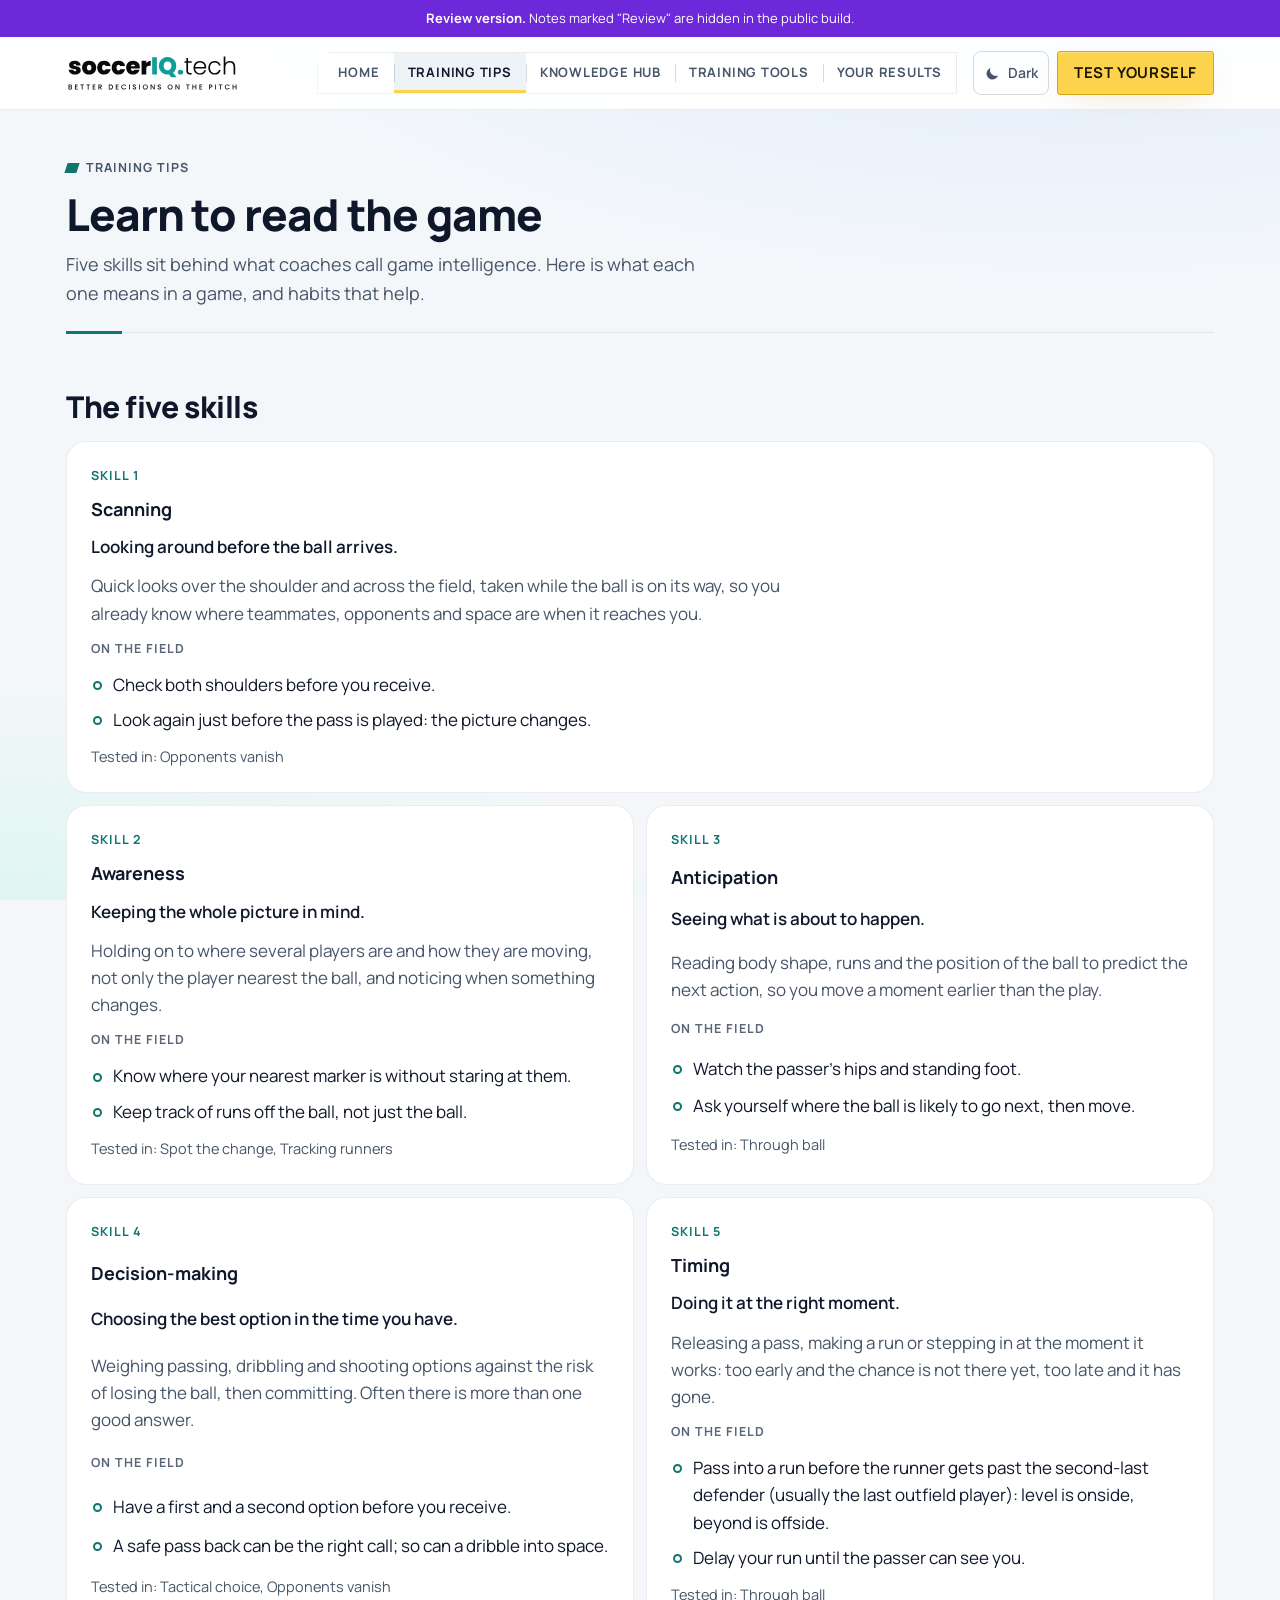
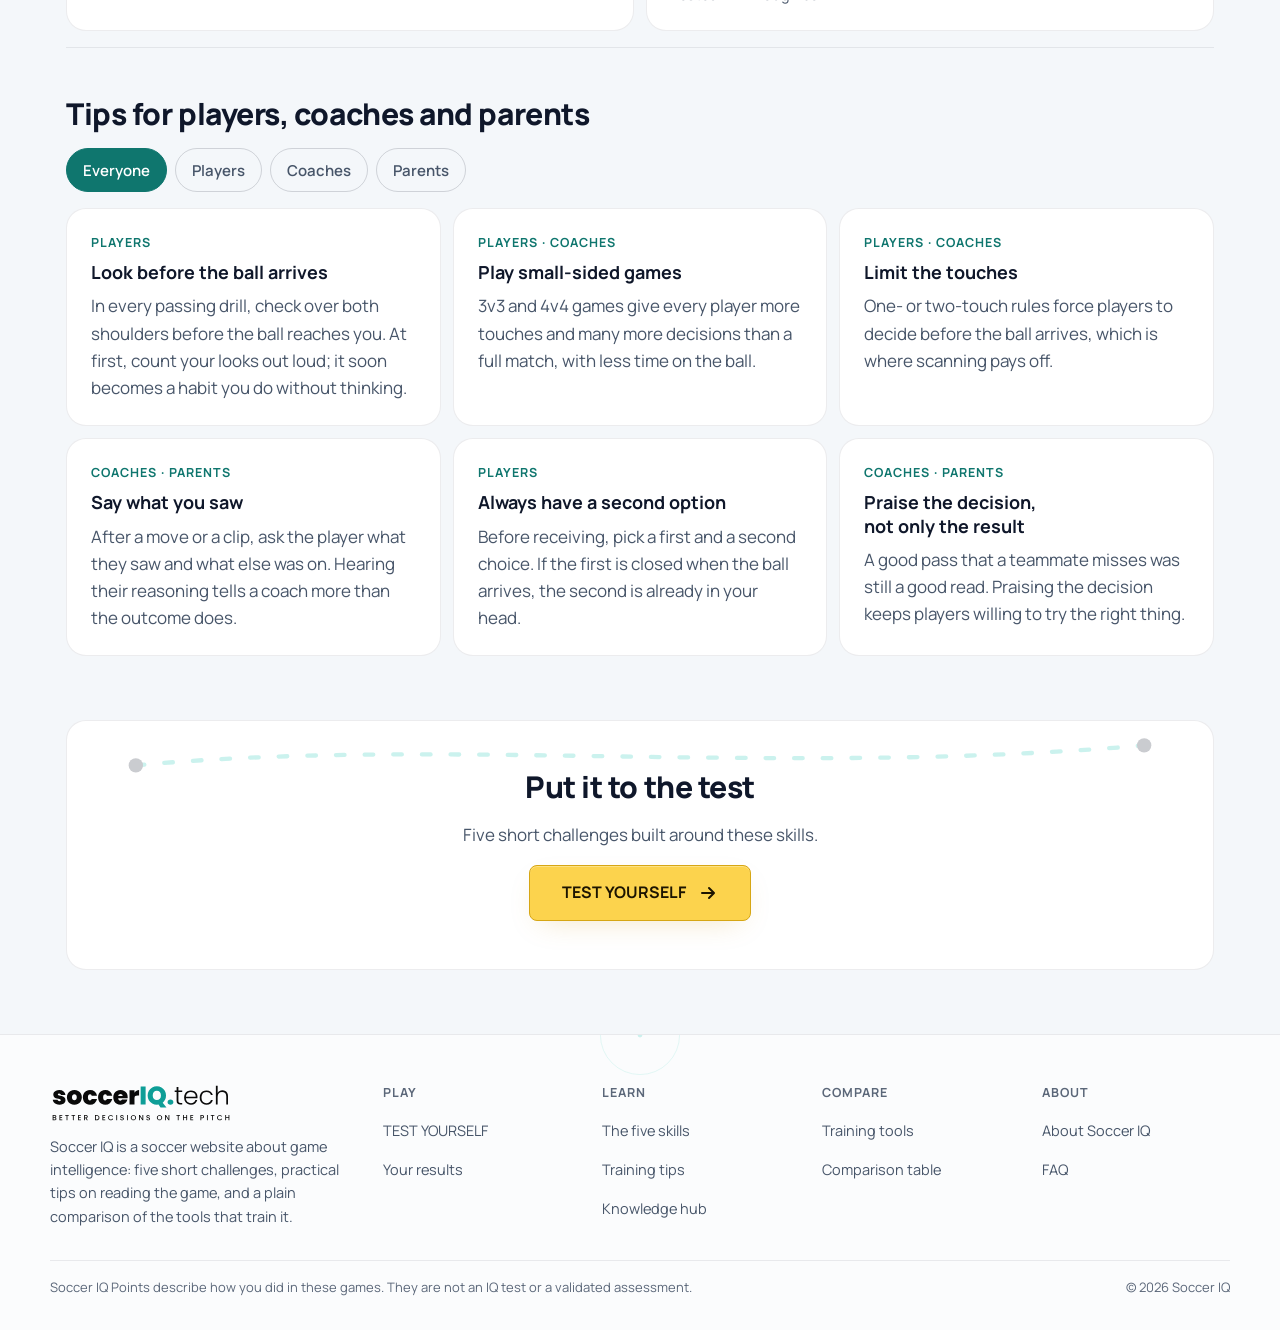
<file: learn.html>
<!doctype html>
<html lang="en">
<head>
  <meta charset="utf-8">
  <meta name="viewport" content="width=device-width, initial-scale=1, viewport-fit=cover">
  <title>Soccer training tips: read the game better | Soccer IQ</title>
  <meta name="description" content="The five skills behind soccer game intelligence (scanning, awareness, anticipation, decision-making, timing) with practical tips for players, coaches and parents.">
  <link rel="icon" href="assets/brand/socceriq-icon.svg" type="image/svg+xml">
  <meta name="theme-color" content="#0b1018">
  <script src="src/theme.js"></script>
  <link rel="preload" href="assets/fonts/manrope-latin-800-normal.woff2" as="font" type="font/woff2" crossorigin>
  <link rel="stylesheet" href="styles/tokens.css">
  <link rel="stylesheet" href="styles/base.css">
  <link rel="stylesheet" href="styles/site.css">
  <meta property="og:type" content="website">
  <meta property="og:site_name" content="Soccer IQ">
  <meta property="og:title" content="Soccer training tips: read the game better | Soccer IQ">
  <meta property="og:description" content="The five skills behind soccer game intelligence (scanning, awareness, anticipation, decision-making, timing) with practical tips for players, coaches and parents.">
  <meta name="robots" content="noindex, nofollow">
</head>
<body data-page="learn">
    <div class="review-banner" role="note"><strong>Review version.</strong> Notes marked &quot;Review&quot; are hidden in the public build.</div>
    <a class="skip" href="#main">Skip to content</a>
    <header class="site-header">
      <div class="site-header__inner">
        <a class="site-logo" href="index.html" aria-label="Soccer IQ home"><img class="logo--on-dark" src="assets/brand/socceriq-logo-dark.svg" alt="soccerIQ.tech" width="415" height="91"><img class="logo--on-light" src="assets/brand/socceriq-logo-light.svg" alt="soccerIQ.tech" width="415" height="91"></a>
        <div class="site-header__actions">
          
  <button class="theme-toggle theme-toggle--bar" type="button" data-theme-toggle>
    <span class="theme-toggle__icon theme-toggle__icon--to-light"><svg viewBox="0 0 20 20" aria-hidden="true"><circle cx="10" cy="10" r="3.6" fill="currentColor"/><path d="M10 1.8v2.4M10 15.8v2.4M1.8 10h2.4M15.8 10h2.4M4.2 4.2l1.7 1.7M14.1 14.1l1.7 1.7M4.2 15.8l1.7-1.7M14.1 5.9l1.7-1.7" stroke="currentColor" stroke-width="1.6" stroke-linecap="round"/></svg></span>
    <span class="theme-toggle__icon theme-toggle__icon--to-dark"><svg viewBox="0 0 20 20" aria-hidden="true"><path d="M15.6 12.9A6.6 6.6 0 0 1 7.1 4.4a6.6 6.6 0 1 0 8.5 8.5Z" fill="currentColor"/></svg></span>
    <span class="theme-toggle__text"></span>
  </button>
          <a class="btn btn--cta btn--sm header-cta" href="play.html">TEST YOURSELF</a>
          <button class="nav-toggle" type="button" aria-expanded="false" aria-controls="site-nav">
            <span class="nav-toggle__bars" aria-hidden="true"></span><span class="sr-only">Menu</span>
          </button>
        </div>
        <nav class="nav" id="site-nav" aria-label="Main">
          <ul class="nav__list"><li><a class="nav__link" href="index.html">Home</a></li><li><a class="nav__link is-current" href="learn.html" aria-current="page">Training tips</a></li><li><a class="nav__link" href="knowledge.html">Knowledge hub</a></li><li><a class="nav__link" href="tools.html">Training tools</a></li><li><a class="nav__link" href="results.html">Your results</a></li></ul>
          <div class="nav__theme">
  <button class="theme-toggle theme-toggle--menu" type="button" data-theme-toggle>
    <span class="theme-toggle__icon theme-toggle__icon--to-light"><svg viewBox="0 0 20 20" aria-hidden="true"><circle cx="10" cy="10" r="3.6" fill="currentColor"/><path d="M10 1.8v2.4M10 15.8v2.4M1.8 10h2.4M15.8 10h2.4M4.2 4.2l1.7 1.7M14.1 14.1l1.7 1.7M4.2 15.8l1.7-1.7M14.1 5.9l1.7-1.7" stroke="currentColor" stroke-width="1.6" stroke-linecap="round"/></svg></span>
    <span class="theme-toggle__icon theme-toggle__icon--to-dark"><svg viewBox="0 0 20 20" aria-hidden="true"><path d="M15.6 12.9A6.6 6.6 0 0 1 7.1 4.4a6.6 6.6 0 1 0 8.5 8.5Z" fill="currentColor"/></svg></span>
    <span class="theme-toggle__text"></span>
  </button></div>
        </nav>
      </div>
    </header>
  <main id="main" class="site-main" tabindex="-1" data-prerendered>
    
  <header class="page-head">
    <p class="kicker">Training tips</p>
    <h1 class="h-page">Learn to read the game</h1>
    <p class="lede">Five skills sit behind what coaches call game intelligence. Here is what each one means in a game, and habits that help.</p>
    
  </header>

    <section class="sec " id="skills"><h2 class="sec__title">The five skills</h2><div class="skills">
    <article class="skill" id="scanning">
      <p class="skill__n">Skill 1</p>
      <h3 class="h-sub">Scanning</h3>
      <p class="skill__line">Looking around before the ball arrives.</p>
      <p>Quick looks over the shoulder and across the field, taken while the ball is on its way, so you already know where teammates, opponents and space are when it reaches you.</p>
      <h4 class="label">On the field</h4>
      <ul class="ticks"><li>Check both shoulders before you receive.</li><li>Look again just before the pass is played: the picture changes.</li></ul>
      <p class="small">Tested in: Opponents vanish</p>
    </article>
    <article class="skill" id="awareness">
      <p class="skill__n">Skill 2</p>
      <h3 class="h-sub">Awareness</h3>
      <p class="skill__line">Keeping the whole picture in mind.</p>
      <p>Holding on to where several players are and how they are moving, not only the player nearest the ball, and noticing when something changes.</p>
      <h4 class="label">On the field</h4>
      <ul class="ticks"><li>Know where your nearest marker is without staring at them.</li><li>Keep track of runs off the ball, not just the ball.</li></ul>
      <p class="small">Tested in: Spot the change, Tracking runners</p>
    </article>
    <article class="skill" id="anticipation">
      <p class="skill__n">Skill 3</p>
      <h3 class="h-sub">Anticipation</h3>
      <p class="skill__line">Seeing what is about to happen.</p>
      <p>Reading body shape, runs and the position of the ball to predict the next action, so you move a moment earlier than the play.</p>
      <h4 class="label">On the field</h4>
      <ul class="ticks"><li>Watch the passer's hips and standing foot.</li><li>Ask yourself where the ball is likely to go next, then move.</li></ul>
      <p class="small">Tested in: Through ball</p>
    </article>
    <article class="skill" id="decisions">
      <p class="skill__n">Skill 4</p>
      <h3 class="h-sub">Decision-making</h3>
      <p class="skill__line">Choosing the best option in the time you have.</p>
      <p>Weighing passing, dribbling and shooting options against the risk of losing the ball, then committing. Often there is more than one good answer.</p>
      <h4 class="label">On the field</h4>
      <ul class="ticks"><li>Have a first and a second option before you receive.</li><li>A safe pass back can be the right call; so can a dribble into space.</li></ul>
      <p class="small">Tested in: Tactical choice, Opponents vanish</p>
    </article>
    <article class="skill" id="timing">
      <p class="skill__n">Skill 5</p>
      <h3 class="h-sub">Timing</h3>
      <p class="skill__line">Doing it at the right moment.</p>
      <p>Releasing a pass, making a run or stepping in at the moment it works: too early and the chance is not there yet, too late and it has gone.</p>
      <h4 class="label">On the field</h4>
      <ul class="ticks"><li>Pass into a run before the runner gets past the second-last defender (usually the last outfield player): level is onside, beyond is offside.</li><li>Delay your run until the passer can see you.</li></ul>
      <p class="small">Tested in: Through ball</p>
    </article></div></section>

    <section class="sec " id="tips"><h2 class="sec__title">Tips for players, coaches and parents</h2>
      <div class="filter" role="group" aria-label="Show tips for">
        <button type="button" class="chip" data-for="all" aria-pressed="true">Everyone</button><button type="button" class="chip" data-for="players" aria-pressed="false">Players</button><button type="button" class="chip" data-for="coaches" aria-pressed="false">Coaches</button><button type="button" class="chip" data-for="parents" aria-pressed="false">Parents</button>
      </div>
      <div class="tips">
    <article class="tip" data-for="players">
      <p class="label label--accent">Players</p>
      <h3 class="h-sub">Look before the ball arrives</h3>
      <p>In every passing drill, check over both shoulders before the ball reaches you. At first, count your looks out loud; it soon becomes a habit you do without thinking.</p>
    </article>
    <article class="tip" data-for="players coaches">
      <p class="label label--accent">Players · Coaches</p>
      <h3 class="h-sub">Play small-sided games</h3>
      <p>3v3 and 4v4 games give every player more touches and many more decisions than a full match, with less time on the ball.</p>
    </article>
    <article class="tip" data-for="players coaches">
      <p class="label label--accent">Players · Coaches</p>
      <h3 class="h-sub">Limit the touches</h3>
      <p>One- or two-touch rules force players to decide before the ball arrives, which is where scanning pays off.</p>
    </article>
    <article class="tip" data-for="coaches parents">
      <p class="label label--accent">Coaches · Parents</p>
      <h3 class="h-sub">Say what you saw</h3>
      <p>After a move or a clip, ask the player what they saw and what else was on. Hearing their reasoning tells a coach more than the outcome does.</p>
    </article>
    <article class="tip" data-for="players">
      <p class="label label--accent">Players</p>
      <h3 class="h-sub">Always have a second option</h3>
      <p>Before receiving, pick a first and a second choice. If the first is closed when the ball arrives, the second is already in your head.</p>
    </article>
    <article class="tip" data-for="coaches parents">
      <p class="label label--accent">Coaches · Parents</p>
      <h3 class="h-sub">Praise the decision, not only the result</h3>
      <p>A good pass that a teammate misses was still a good read. Praising the decision keeps players willing to try the right thing.</p>
    </article></div></section>

    
  <section class="final-cta" aria-labelledby="final-cta-title">
    <h2 class="h-section" id="final-cta-title">Put it to the test</h2>
    <p>Five short challenges built around these skills.</p>
    <a class="btn btn--cta" href="play.html">TEST YOURSELF <svg class="btn__arrow" viewBox="0 0 20 20" aria-hidden="true"><path d="M4 10h11m-4-5 5 5-5 5" fill="none" stroke="currentColor" stroke-width="2" stroke-linecap="round" stroke-linejoin="round"/></svg></a>
  </section></main>
    <footer class="site-footer">
      <div class="site-footer__inner">
        <div class="footer__brand">
          <img class="logo--on-dark" src="assets/brand/socceriq-logo-dark.svg" alt="soccerIQ.tech" width="415" height="91"><img class="logo--on-light" src="assets/brand/socceriq-logo-light.svg" alt="soccerIQ.tech" width="415" height="91">
          <p>Soccer IQ is a soccer website about game intelligence: five short challenges, practical tips on reading the game, and a plain comparison of the tools that train it.</p>
        </div>
        
    <div class="footer__col">
      <h2 class="footer__title">Play</h2>
      <ul><li><a href="play.html">TEST YOURSELF</a></li><li><a href="results.html">Your results</a></li></ul>
    </div>
    <div class="footer__col">
      <h2 class="footer__title">Learn</h2>
      <ul><li><a href="learn.html#skills">The five skills</a></li><li><a href="learn.html#tips">Training tips</a></li><li><a href="knowledge.html">Knowledge hub</a></li></ul>
    </div>
    <div class="footer__col">
      <h2 class="footer__title">Compare</h2>
      <ul><li><a href="tools.html">Training tools</a></li><li><a href="tools.html#compare">Comparison table</a></li></ul>
    </div>
    <div class="footer__col">
      <h2 class="footer__title">About</h2>
      <ul><li><a href="about.html">About Soccer IQ</a></li><li><a href="faq.html">FAQ</a></li></ul>
    </div>
      </div>
      <div class="site-footer__base">
        <p>Soccer IQ Points describe how you did in these games. They are not an IQ test or a validated assessment.</p>
        <p>© 2026 Soccer IQ</p>
      </div>
    </footer>
  <noscript><p class="noscript">Soccer IQ needs JavaScript to show this page.</p></noscript>
  <script type="module" src="src/site/boot.js"></script>
</body>
</html>
</file>
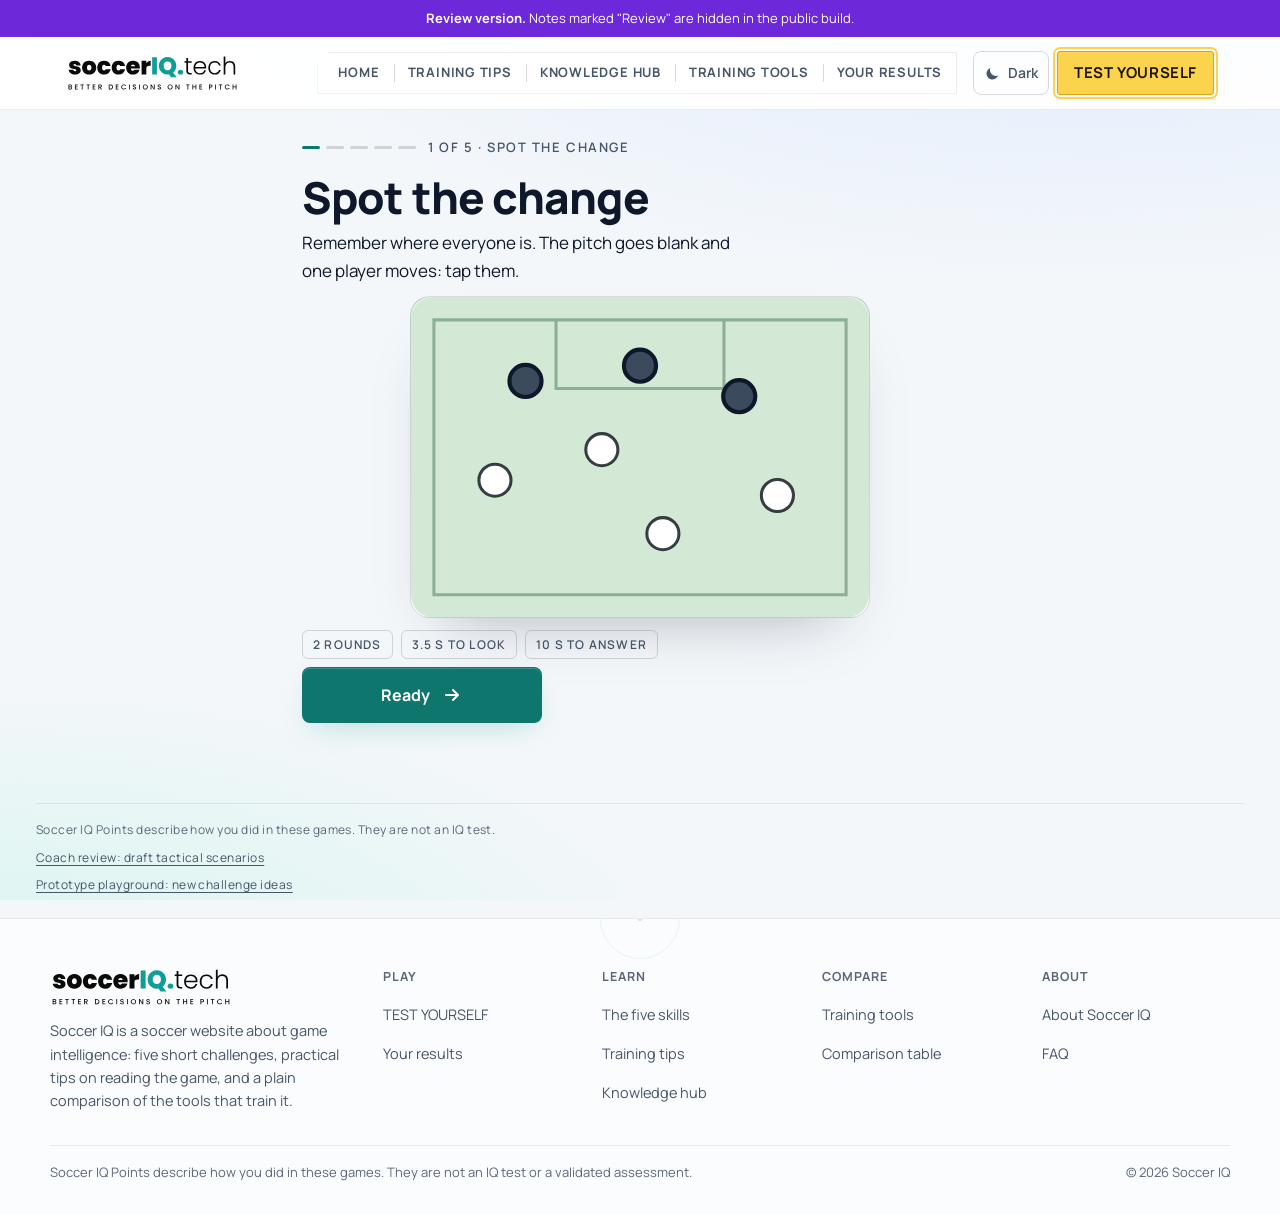
<file: play.html>
<!doctype html>
<html lang="en">
<head>
  <meta charset="utf-8">
  <meta name="viewport" content="width=device-width, initial-scale=1, viewport-fit=cover">
  <title>Test yourself | Soccer IQ</title>
  <meta name="description" content="Five short soccer challenges about reading the game. Up to 100 points each. Free, no account.">
  <link rel="icon" href="assets/brand/socceriq-icon.svg" type="image/svg+xml">
  <meta name="theme-color" content="#0b1018">
  <script src="src/theme.js"></script>
  <link rel="preload" href="assets/fonts/manrope-latin-800-normal.woff2" as="font" type="font/woff2" crossorigin>
  <link rel="stylesheet" href="styles/tokens.css">
  <link rel="stylesheet" href="styles/base.css">
  <link rel="stylesheet" href="styles/landing.css">
  <link rel="stylesheet" href="styles/game.css">
  <link rel="stylesheet" href="styles/site.css">
  <meta property="og:type" content="website">
  <meta property="og:site_name" content="Soccer IQ">
  <meta property="og:title" content="Test yourself | Soccer IQ">
  <meta property="og:description" content="Five short soccer challenges about reading the game. Up to 100 points each. Free, no account.">
  <meta name="robots" content="noindex, nofollow">
</head>
<body data-page="play">
    <div class="review-banner" role="note"><strong>Review version.</strong> Notes marked &quot;Review&quot; are hidden in the public build.</div>
    <a class="skip" href="#main">Skip to content</a>
    <header class="site-header">
      <div class="site-header__inner">
        <a class="site-logo" href="index.html" aria-label="Soccer IQ home"><img class="logo--on-dark" src="assets/brand/socceriq-logo-dark.svg" alt="soccerIQ.tech" width="415" height="91"><img class="logo--on-light" src="assets/brand/socceriq-logo-light.svg" alt="soccerIQ.tech" width="415" height="91"></a>
        <div class="site-header__actions">
          
  <button class="theme-toggle theme-toggle--bar" type="button" data-theme-toggle>
    <span class="theme-toggle__icon theme-toggle__icon--to-light"><svg viewBox="0 0 20 20" aria-hidden="true"><circle cx="10" cy="10" r="3.6" fill="currentColor"/><path d="M10 1.8v2.4M10 15.8v2.4M1.8 10h2.4M15.8 10h2.4M4.2 4.2l1.7 1.7M14.1 14.1l1.7 1.7M4.2 15.8l1.7-1.7M14.1 5.9l1.7-1.7" stroke="currentColor" stroke-width="1.6" stroke-linecap="round"/></svg></span>
    <span class="theme-toggle__icon theme-toggle__icon--to-dark"><svg viewBox="0 0 20 20" aria-hidden="true"><path d="M15.6 12.9A6.6 6.6 0 0 1 7.1 4.4a6.6 6.6 0 1 0 8.5 8.5Z" fill="currentColor"/></svg></span>
    <span class="theme-toggle__text"></span>
  </button>
          <a class="btn btn--cta btn--sm header-cta" href="play.html" aria-current="page">TEST YOURSELF</a>
          <button class="nav-toggle" type="button" aria-expanded="false" aria-controls="site-nav">
            <span class="nav-toggle__bars" aria-hidden="true"></span><span class="sr-only">Menu</span>
          </button>
        </div>
        <nav class="nav" id="site-nav" aria-label="Main">
          <ul class="nav__list"><li><a class="nav__link" href="index.html">Home</a></li><li><a class="nav__link" href="learn.html">Training tips</a></li><li><a class="nav__link" href="knowledge.html">Knowledge hub</a></li><li><a class="nav__link" href="tools.html">Training tools</a></li><li><a class="nav__link" href="results.html">Your results</a></li></ul>
          <div class="nav__theme">
  <button class="theme-toggle theme-toggle--menu" type="button" data-theme-toggle>
    <span class="theme-toggle__icon theme-toggle__icon--to-light"><svg viewBox="0 0 20 20" aria-hidden="true"><circle cx="10" cy="10" r="3.6" fill="currentColor"/><path d="M10 1.8v2.4M10 15.8v2.4M1.8 10h2.4M15.8 10h2.4M4.2 4.2l1.7 1.7M14.1 14.1l1.7 1.7M4.2 15.8l1.7-1.7M14.1 5.9l1.7-1.7" stroke="currentColor" stroke-width="1.6" stroke-linecap="round"/></svg></span>
    <span class="theme-toggle__icon theme-toggle__icon--to-dark"><svg viewBox="0 0 20 20" aria-hidden="true"><path d="M15.6 12.9A6.6 6.6 0 0 1 7.1 4.4a6.6 6.6 0 1 0 8.5 8.5Z" fill="currentColor"/></svg></span>
    <span class="theme-toggle__text"></span>
  </button></div>
        </nav>
      </div>
    </header>
  <main id="main" class="page page--play" tabindex="-1">

    <h1 class="sr-only">Test yourself: five Soccer IQ challenges</h1>

    <!-- SCREENS: challenge flow (intro, play, feedback, results), drawn by src/screens.js -->
    <section class="screen screen--game" id="screen-game" data-screen="game"></section>
    <p class="footnote play__footnote" id="play-footnote">Soccer IQ Points describe how you did in these games. They are not an IQ test.</p>

  </main>
    <footer class="site-footer">
      <div class="site-footer__inner">
        <div class="footer__brand">
          <img class="logo--on-dark" src="assets/brand/socceriq-logo-dark.svg" alt="soccerIQ.tech" width="415" height="91"><img class="logo--on-light" src="assets/brand/socceriq-logo-light.svg" alt="soccerIQ.tech" width="415" height="91">
          <p>Soccer IQ is a soccer website about game intelligence: five short challenges, practical tips on reading the game, and a plain comparison of the tools that train it.</p>
        </div>
        
    <div class="footer__col">
      <h2 class="footer__title">Play</h2>
      <ul><li><a href="play.html">TEST YOURSELF</a></li><li><a href="results.html">Your results</a></li></ul>
    </div>
    <div class="footer__col">
      <h2 class="footer__title">Learn</h2>
      <ul><li><a href="learn.html#skills">The five skills</a></li><li><a href="learn.html#tips">Training tips</a></li><li><a href="knowledge.html">Knowledge hub</a></li></ul>
    </div>
    <div class="footer__col">
      <h2 class="footer__title">Compare</h2>
      <ul><li><a href="tools.html">Training tools</a></li><li><a href="tools.html#compare">Comparison table</a></li></ul>
    </div>
    <div class="footer__col">
      <h2 class="footer__title">About</h2>
      <ul><li><a href="about.html">About Soccer IQ</a></li><li><a href="faq.html">FAQ</a></li></ul>
    </div>
      </div>
      <div class="site-footer__base">
        <p>Soccer IQ Points describe how you did in these games. They are not an IQ test or a validated assessment.</p>
        <p>© 2026 Soccer IQ</p>
      </div>
    </footer>

  <script type="module" src="src/site/boot.js"></script>
  <script type="module" src="src/main.js"></script>
</body>
</html>
</file>
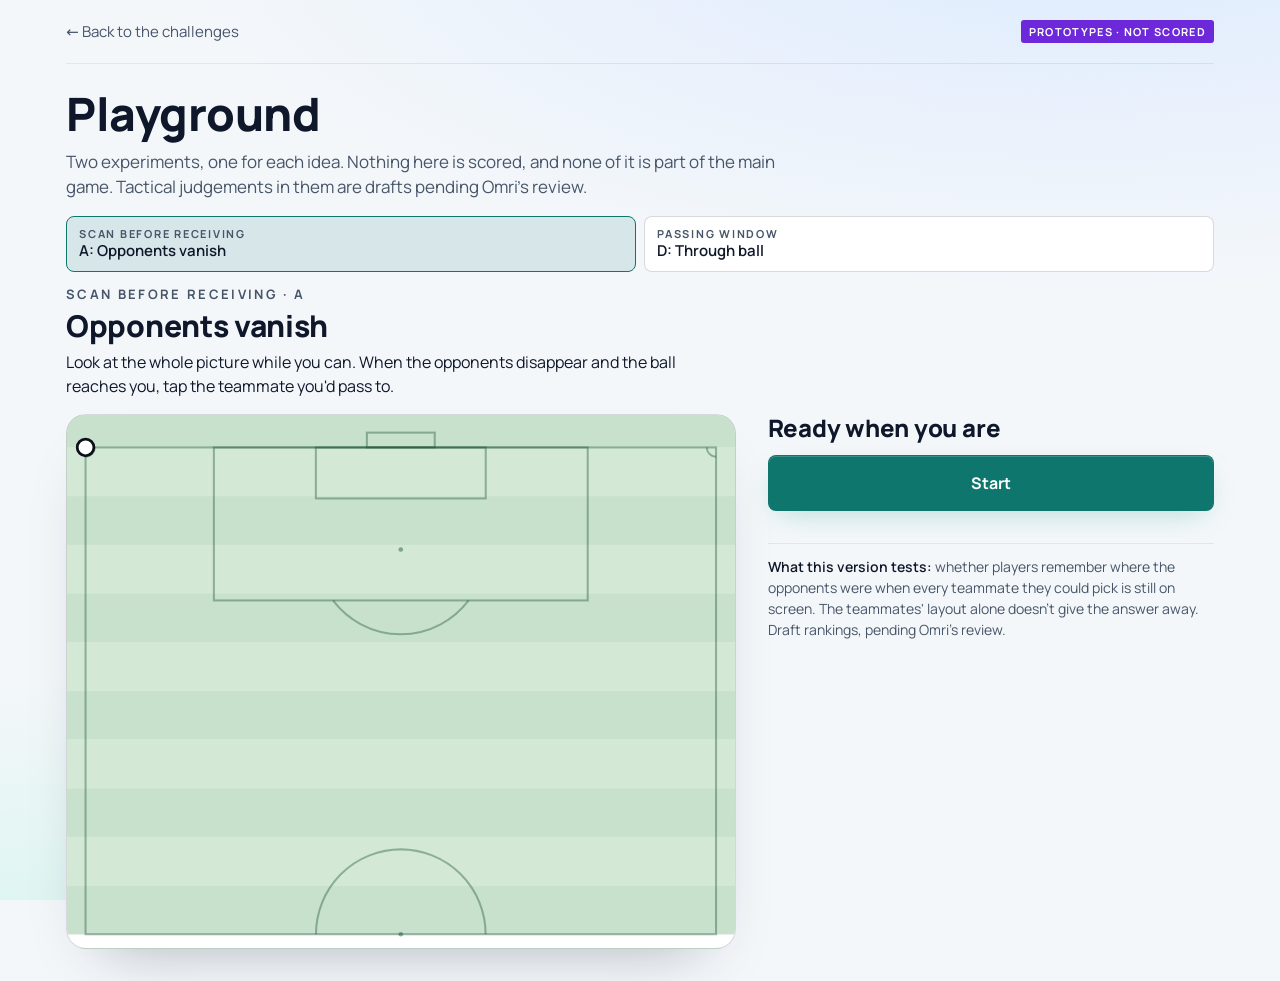
<file: playground.html>
<!doctype html>
<html lang="en">
<head>
  <meta charset="utf-8">
  <link rel="icon" href="assets/brand/socceriq-icon.svg" type="image/svg+xml">
  <meta name="viewport" content="width=device-width, initial-scale=1, viewport-fit=cover">
  <title>Prototype Playground | SoccerIQ</title>
  <meta name="description" content="Unscored prototypes: Scan before receiving and Passing window.">
  <meta name="theme-color" content="#06090a">
  <script src="src/theme.js"></script>
  <link rel="stylesheet" href="styles/tokens.css">
  <link rel="stylesheet" href="styles/base.css">
  <link rel="stylesheet" href="styles/game.css">
  <link rel="stylesheet" href="styles/playground.css">
  <meta property="og:type" content="website">
  <meta property="og:site_name" content="Soccer IQ">
  <meta property="og:title" content="Prototype Playground | SoccerIQ">
  <meta property="og:description" content="Unscored prototypes: Scan before receiving and Passing window.">
  <meta name="robots" content="noindex, nofollow">
</head>
<body>
  <div class="pg">
    <header class="pg__top">
      <a class="pg__back" href="play.html">← Back to the challenges</a>
      <span class="draft-badge">Prototypes · not scored</span>
    </header>
    <section class="pg__intro">
      <h1>Playground</h1>
      <p>Two experiments, one for each idea. Nothing here is scored, and none of it is part of the main game. Tactical judgements in them are drafts pending Omri's review.</p>
    </section>
    <nav class="pg__menu" aria-label="Prototypes"></nav>
    <section class="pg__stage" aria-live="off"></section>
  </div>
  <script type="module" src="src/playground/main.js"></script>
</body>
</html>
</file>
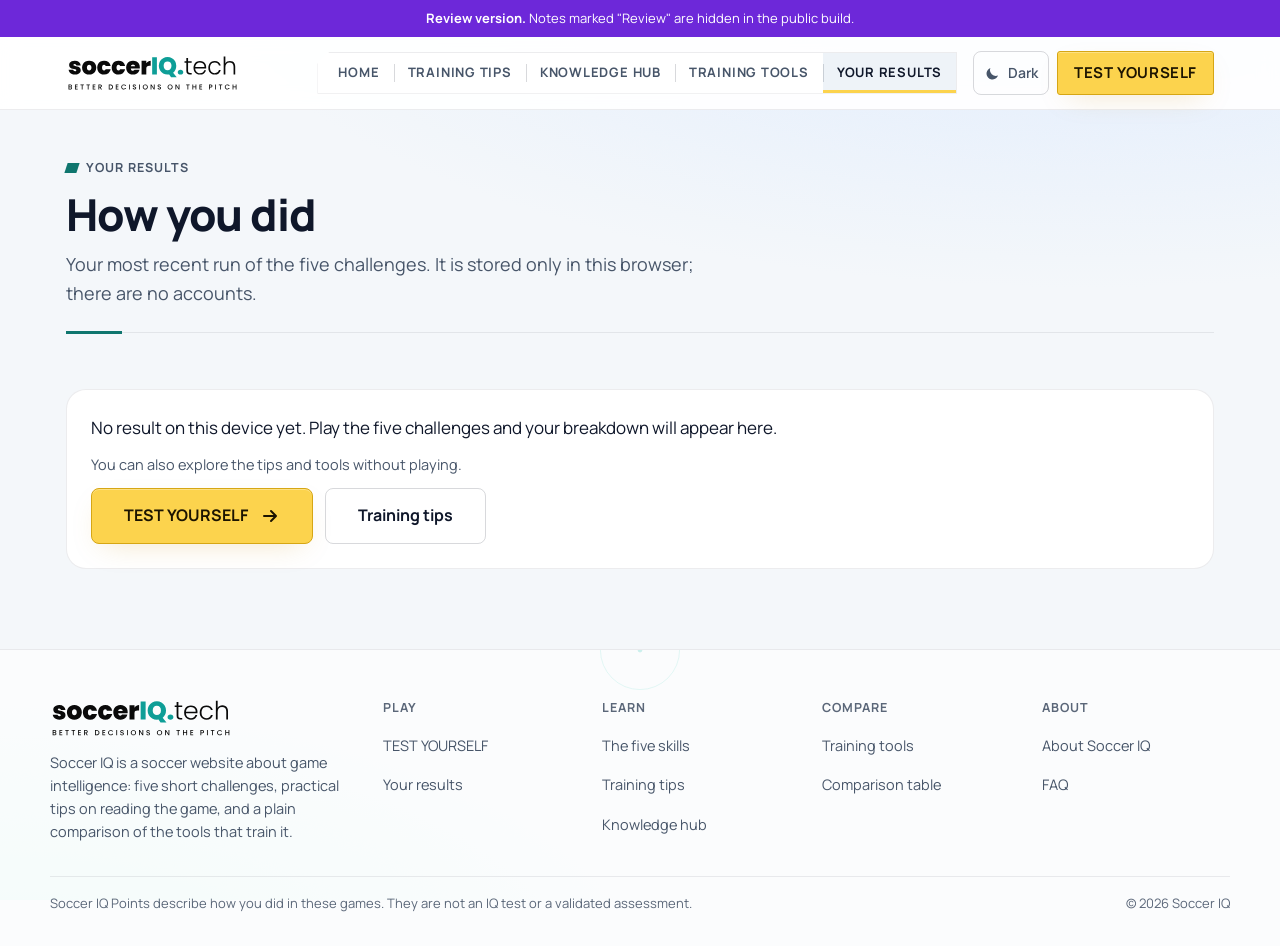
<file: results.html>
<!doctype html>
<html lang="en">
<head>
  <meta charset="utf-8">
  <meta name="viewport" content="width=device-width, initial-scale=1, viewport-fit=cover">
  <title>Your results | Soccer IQ</title>
  <meta name="description" content="Your latest Soccer IQ challenge result, kept only in this browser.">
  <link rel="icon" href="assets/brand/socceriq-icon.svg" type="image/svg+xml">
  <meta name="theme-color" content="#0b1018">
  <script src="src/theme.js"></script>
  <link rel="preload" href="assets/fonts/manrope-latin-800-normal.woff2" as="font" type="font/woff2" crossorigin>
  <link rel="stylesheet" href="styles/tokens.css">
  <link rel="stylesheet" href="styles/base.css">
  <link rel="stylesheet" href="styles/site.css">
  <meta property="og:type" content="website">
  <meta property="og:site_name" content="Soccer IQ">
  <meta property="og:title" content="Your results | Soccer IQ">
  <meta property="og:description" content="Your latest Soccer IQ challenge result, kept only in this browser.">
  <meta name="robots" content="noindex, nofollow">
</head>
<body data-page="results">
    <div class="review-banner" role="note"><strong>Review version.</strong> Notes marked &quot;Review&quot; are hidden in the public build.</div>
    <a class="skip" href="#main">Skip to content</a>
    <header class="site-header">
      <div class="site-header__inner">
        <a class="site-logo" href="index.html" aria-label="Soccer IQ home"><img class="logo--on-dark" src="assets/brand/socceriq-logo-dark.svg" alt="soccerIQ.tech" width="415" height="91"><img class="logo--on-light" src="assets/brand/socceriq-logo-light.svg" alt="soccerIQ.tech" width="415" height="91"></a>
        <div class="site-header__actions">
          
  <button class="theme-toggle theme-toggle--bar" type="button" data-theme-toggle>
    <span class="theme-toggle__icon theme-toggle__icon--to-light"><svg viewBox="0 0 20 20" aria-hidden="true"><circle cx="10" cy="10" r="3.6" fill="currentColor"/><path d="M10 1.8v2.4M10 15.8v2.4M1.8 10h2.4M15.8 10h2.4M4.2 4.2l1.7 1.7M14.1 14.1l1.7 1.7M4.2 15.8l1.7-1.7M14.1 5.9l1.7-1.7" stroke="currentColor" stroke-width="1.6" stroke-linecap="round"/></svg></span>
    <span class="theme-toggle__icon theme-toggle__icon--to-dark"><svg viewBox="0 0 20 20" aria-hidden="true"><path d="M15.6 12.9A6.6 6.6 0 0 1 7.1 4.4a6.6 6.6 0 1 0 8.5 8.5Z" fill="currentColor"/></svg></span>
    <span class="theme-toggle__text"></span>
  </button>
          <a class="btn btn--cta btn--sm header-cta" href="play.html">TEST YOURSELF</a>
          <button class="nav-toggle" type="button" aria-expanded="false" aria-controls="site-nav">
            <span class="nav-toggle__bars" aria-hidden="true"></span><span class="sr-only">Menu</span>
          </button>
        </div>
        <nav class="nav" id="site-nav" aria-label="Main">
          <ul class="nav__list"><li><a class="nav__link" href="index.html">Home</a></li><li><a class="nav__link" href="learn.html">Training tips</a></li><li><a class="nav__link" href="knowledge.html">Knowledge hub</a></li><li><a class="nav__link" href="tools.html">Training tools</a></li><li><a class="nav__link is-current" href="results.html" aria-current="page">Your results</a></li></ul>
          <div class="nav__theme">
  <button class="theme-toggle theme-toggle--menu" type="button" data-theme-toggle>
    <span class="theme-toggle__icon theme-toggle__icon--to-light"><svg viewBox="0 0 20 20" aria-hidden="true"><circle cx="10" cy="10" r="3.6" fill="currentColor"/><path d="M10 1.8v2.4M10 15.8v2.4M1.8 10h2.4M15.8 10h2.4M4.2 4.2l1.7 1.7M14.1 14.1l1.7 1.7M4.2 15.8l1.7-1.7M14.1 5.9l1.7-1.7" stroke="currentColor" stroke-width="1.6" stroke-linecap="round"/></svg></span>
    <span class="theme-toggle__icon theme-toggle__icon--to-dark"><svg viewBox="0 0 20 20" aria-hidden="true"><path d="M15.6 12.9A6.6 6.6 0 0 1 7.1 4.4a6.6 6.6 0 1 0 8.5 8.5Z" fill="currentColor"/></svg></span>
    <span class="theme-toggle__text"></span>
  </button></div>
        </nav>
      </div>
    </header>
  <main id="main" class="site-main" tabindex="-1" data-prerendered>
    <header class="page-head">
      <p class="kicker">Your results</p>
      <h1 class="h-page">How you did</h1>
      <p class="lede">Your most recent run of the five challenges. It is stored only in this browser; there are no accounts.</p>
    </header><section class="sec " id="result">
    <div class="empty">
      <p>No result on this device yet. Play the five challenges and your breakdown will appear here.</p>
      <p class="small">You can also explore the tips and tools without playing.</p>
      <div class="cta-row"><a class="btn btn--cta" href="play.html">TEST YOURSELF <svg class="btn__arrow" viewBox="0 0 20 20" aria-hidden="true"><path d="M4 10h11m-4-5 5 5-5 5" fill="none" stroke="currentColor" stroke-width="2" stroke-linecap="round" stroke-linejoin="round"/></svg></a><a class="btn btn--ghost" href="learn.html">Training tips</a></div>
    </div></section><div id="short-result"></div></main>
    <footer class="site-footer">
      <div class="site-footer__inner">
        <div class="footer__brand">
          <img class="logo--on-dark" src="assets/brand/socceriq-logo-dark.svg" alt="soccerIQ.tech" width="415" height="91"><img class="logo--on-light" src="assets/brand/socceriq-logo-light.svg" alt="soccerIQ.tech" width="415" height="91">
          <p>Soccer IQ is a soccer website about game intelligence: five short challenges, practical tips on reading the game, and a plain comparison of the tools that train it.</p>
        </div>
        
    <div class="footer__col">
      <h2 class="footer__title">Play</h2>
      <ul><li><a href="play.html">TEST YOURSELF</a></li><li><a href="results.html">Your results</a></li></ul>
    </div>
    <div class="footer__col">
      <h2 class="footer__title">Learn</h2>
      <ul><li><a href="learn.html#skills">The five skills</a></li><li><a href="learn.html#tips">Training tips</a></li><li><a href="knowledge.html">Knowledge hub</a></li></ul>
    </div>
    <div class="footer__col">
      <h2 class="footer__title">Compare</h2>
      <ul><li><a href="tools.html">Training tools</a></li><li><a href="tools.html#compare">Comparison table</a></li></ul>
    </div>
    <div class="footer__col">
      <h2 class="footer__title">About</h2>
      <ul><li><a href="about.html">About Soccer IQ</a></li><li><a href="faq.html">FAQ</a></li></ul>
    </div>
      </div>
      <div class="site-footer__base">
        <p>Soccer IQ Points describe how you did in these games. They are not an IQ test or a validated assessment.</p>
        <p>© 2026 Soccer IQ</p>
      </div>
    </footer>
  <noscript><p class="noscript">Soccer IQ needs JavaScript to show this page.</p></noscript>
  <script type="module" src="src/site/boot.js"></script>
</body>
</html>
</file>
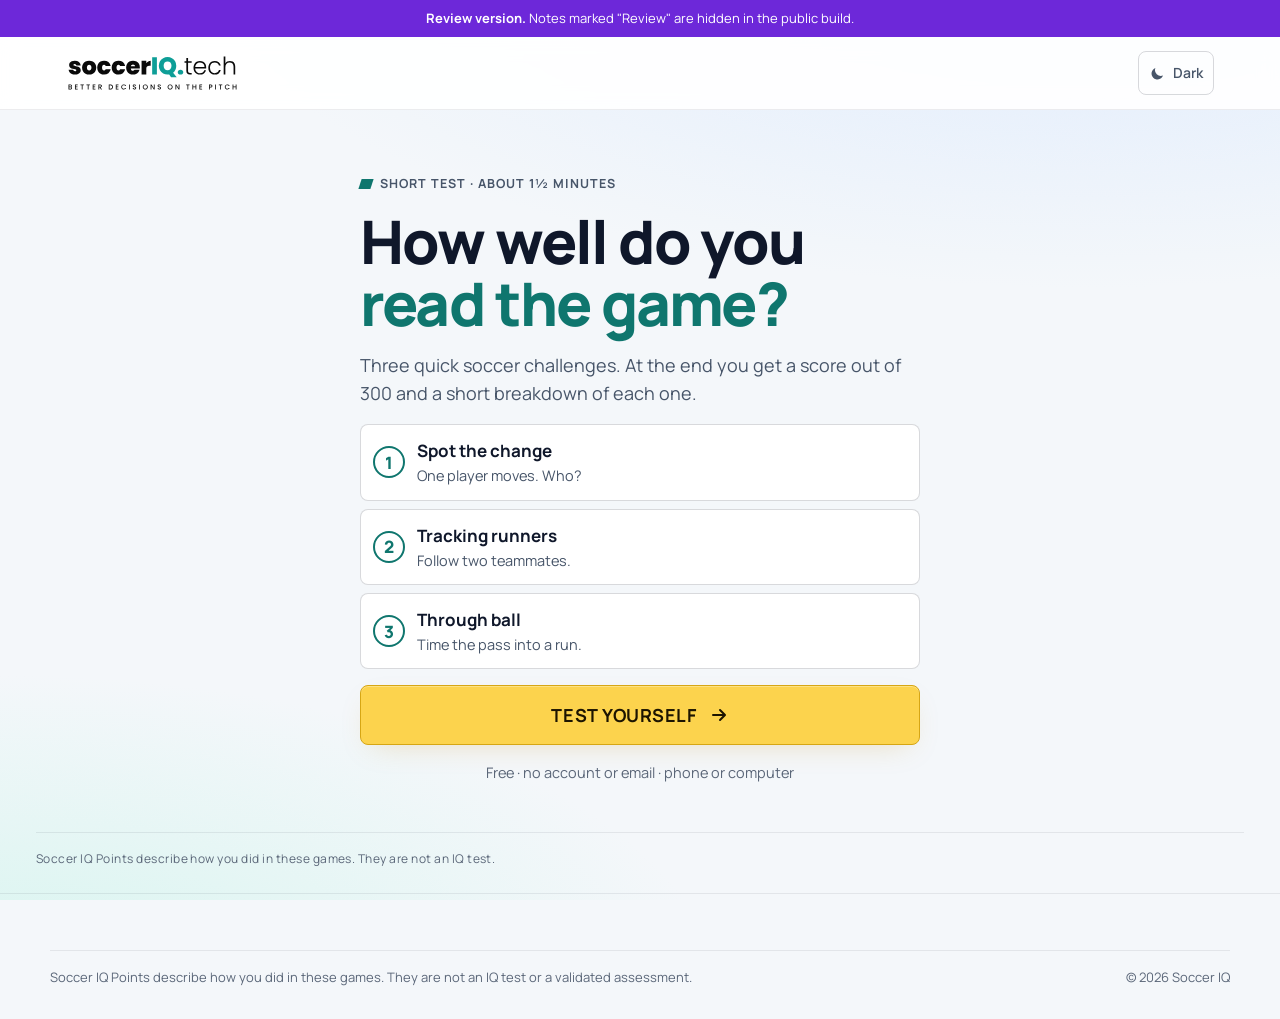
<file: short-test.html>
<!doctype html>
<html lang="en">
<head>
  <meta charset="utf-8">
  <meta name="viewport" content="width=device-width, initial-scale=1, viewport-fit=cover">
  <title>Short test: three soccer challenges | Soccer IQ</title>
  <meta name="description" content="Three quick soccer challenges: spot what changed, follow two runners and time a through ball. Free, no account, about a minute and a half.">
  <link rel="icon" href="assets/brand/socceriq-icon.svg" type="image/svg+xml">
  <meta name="theme-color" content="#0b1018">
  <script src="src/theme.js"></script>
  <link rel="preload" href="assets/fonts/manrope-latin-800-normal.woff2" as="font" type="font/woff2" crossorigin>
  <link rel="stylesheet" href="styles/tokens.css">
  <link rel="stylesheet" href="styles/base.css">
  <link rel="stylesheet" href="styles/landing.css">
  <link rel="stylesheet" href="styles/game.css">
  <link rel="stylesheet" href="styles/site.css">
  <meta property="og:type" content="website">
  <meta property="og:site_name" content="Soccer IQ">
  <meta property="og:title" content="Short test: three soccer challenges | Soccer IQ">
  <meta property="og:description" content="Three quick soccer challenges: spot what changed, follow two runners and time a through ball. Free, no account, about a minute and a half.">
  <meta name="robots" content="noindex, nofollow">
</head>
<body data-page="short" data-plan="short">
    <div class="review-banner" role="note"><strong>Review version.</strong> Notes marked &quot;Review&quot; are hidden in the public build.</div>
    <a class="skip" href="#main">Skip to content</a>
    <header class="site-header site-header--focused">
      <div class="site-header__inner">
        <a class="site-logo" href="index.html" aria-label="Soccer IQ home"><img class="logo--on-dark" src="assets/brand/socceriq-logo-dark.svg" alt="soccerIQ.tech" width="415" height="91"><img class="logo--on-light" src="assets/brand/socceriq-logo-light.svg" alt="soccerIQ.tech" width="415" height="91"></a>
        <div class="site-header__actions">
  <button class="theme-toggle theme-toggle--bar" type="button" data-theme-toggle>
    <span class="theme-toggle__icon theme-toggle__icon--to-light"><svg viewBox="0 0 20 20" aria-hidden="true"><circle cx="10" cy="10" r="3.6" fill="currentColor"/><path d="M10 1.8v2.4M10 15.8v2.4M1.8 10h2.4M15.8 10h2.4M4.2 4.2l1.7 1.7M14.1 14.1l1.7 1.7M4.2 15.8l1.7-1.7M14.1 5.9l1.7-1.7" stroke="currentColor" stroke-width="1.6" stroke-linecap="round"/></svg></span>
    <span class="theme-toggle__icon theme-toggle__icon--to-dark"><svg viewBox="0 0 20 20" aria-hidden="true"><path d="M15.6 12.9A6.6 6.6 0 0 1 7.1 4.4a6.6 6.6 0 1 0 8.5 8.5Z" fill="currentColor"/></svg></span>
    <span class="theme-toggle__text"></span>
  </button></div>
      </div>
    </header>
  <main id="main" class="page page--play page--short" tabindex="-1">

    <!-- The campaign entry: what you'll do and what you get, one main action. No sign-up. -->
    <section class="short-intro" id="short-intro" aria-labelledby="short-title">
      <p class="kicker">Short test · about 1½ minutes</p>
      <h1 class="short-intro__title" id="short-title">How well do you <span class="hl">read the game?</span></h1>
      <p class="short-intro__lede">Three quick soccer challenges. At the end you get a score out of 300 and a short breakdown of each one.</p>
      <ol class="short-intro__tasks">
        <li><strong>Spot the change</strong><span>One player moves. Who?</span></li>
        <li><strong>Tracking runners</strong><span>Follow two teammates.</span></li>
        <li><strong>Through ball</strong><span>Time the pass into a run.</span></li>
      </ol>
      <a class="btn btn--cta short-intro__start" href="#main" data-action="start">TEST YOURSELF <svg class="btn__arrow" viewBox="0 0 20 20" aria-hidden="true"><path d="M4 10h11m-4-5 5 5-5 5" fill="none" stroke="currentColor" stroke-width="2" stroke-linecap="round" stroke-linejoin="round"/></svg></a>
      <p class="short-intro__meta">Free · no account or email · phone or computer</p>
    </section>

    <!-- SCREENS: the short test's challenge flow, drawn by src/screens.js -->
    <section class="screen screen--game" id="screen-game" data-screen="game" hidden></section>
    <p class="footnote play__footnote" id="play-footnote">Soccer IQ Points describe how you did in these games. They are not an IQ test.</p>

  </main>
    <footer class="site-footer site-footer--focused">
      <div class="site-footer__base">
        <p>Soccer IQ Points describe how you did in these games. They are not an IQ test or a validated assessment.</p>
        <p>© 2026 Soccer IQ</p>
      </div>
    </footer>

  <script type="module" src="src/site/boot.js"></script>
  <script type="module" src="src/main.js"></script>
</body>
</html>
</file>
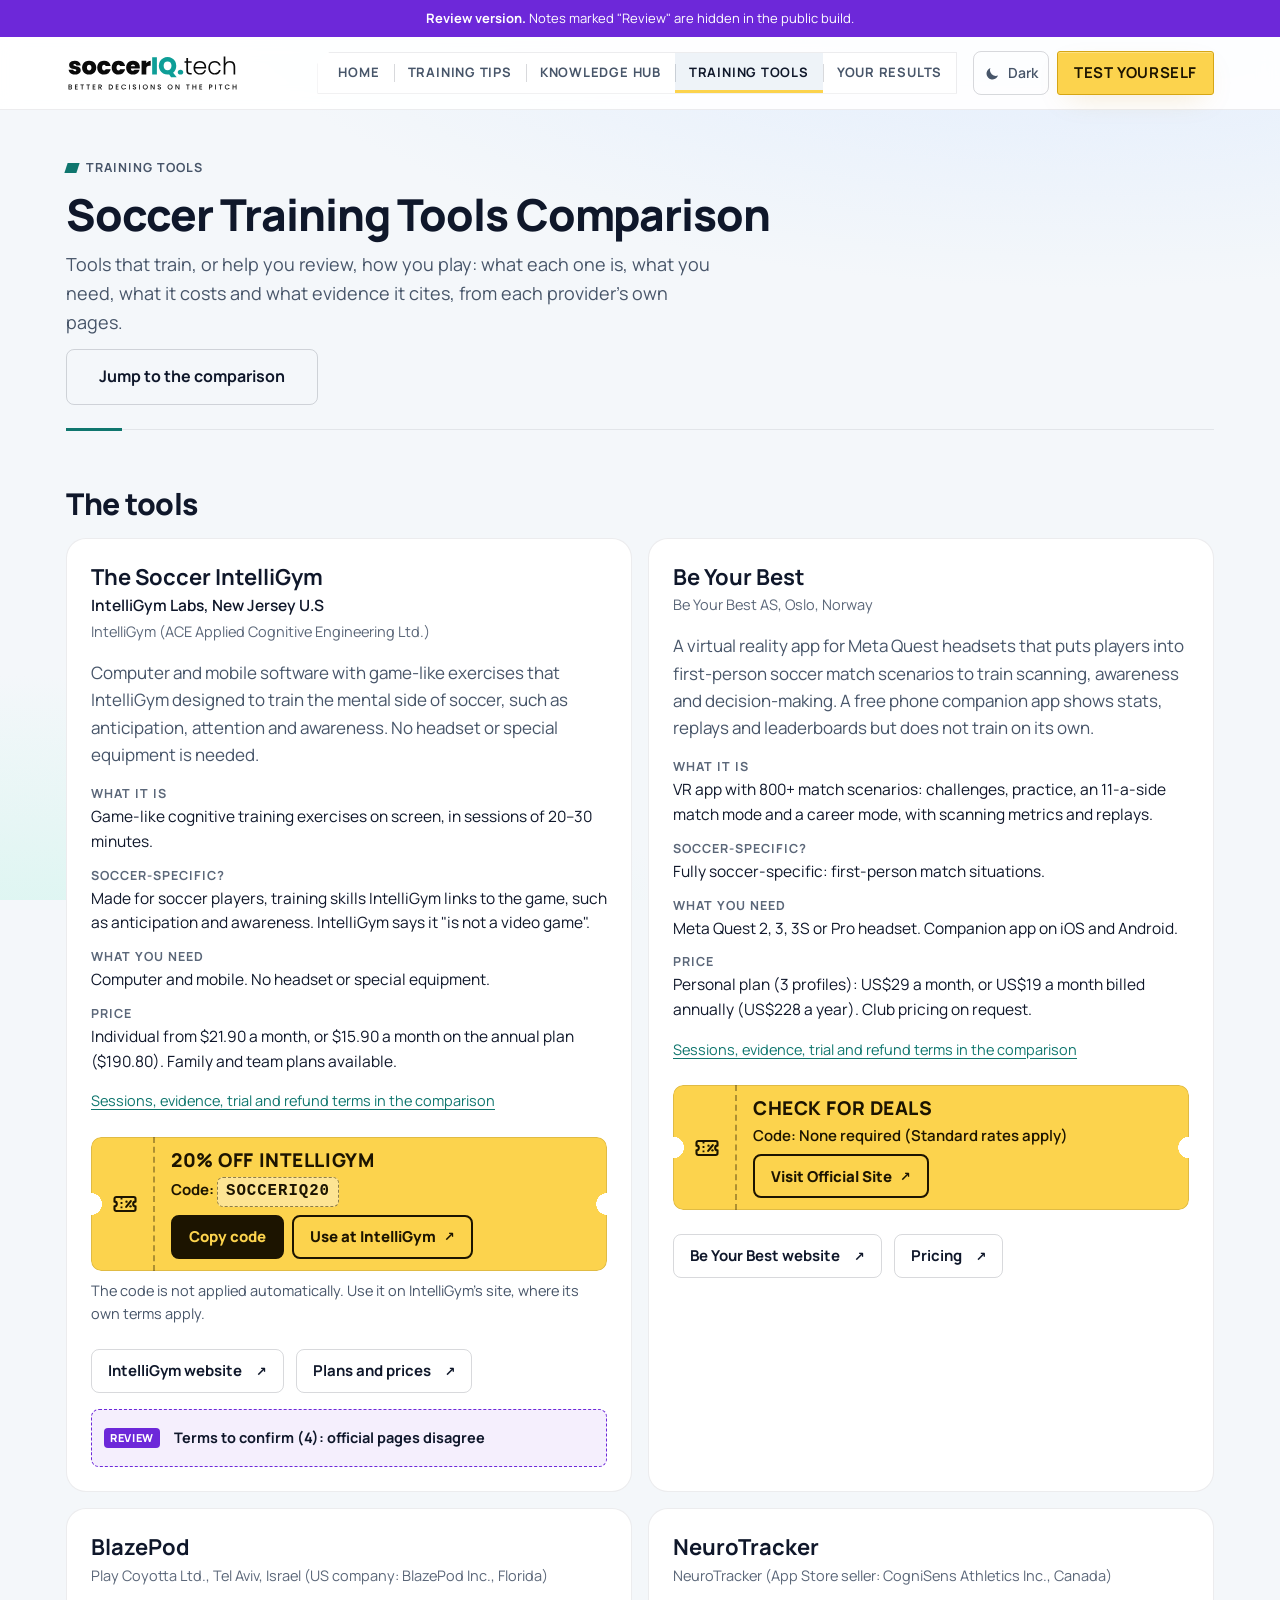
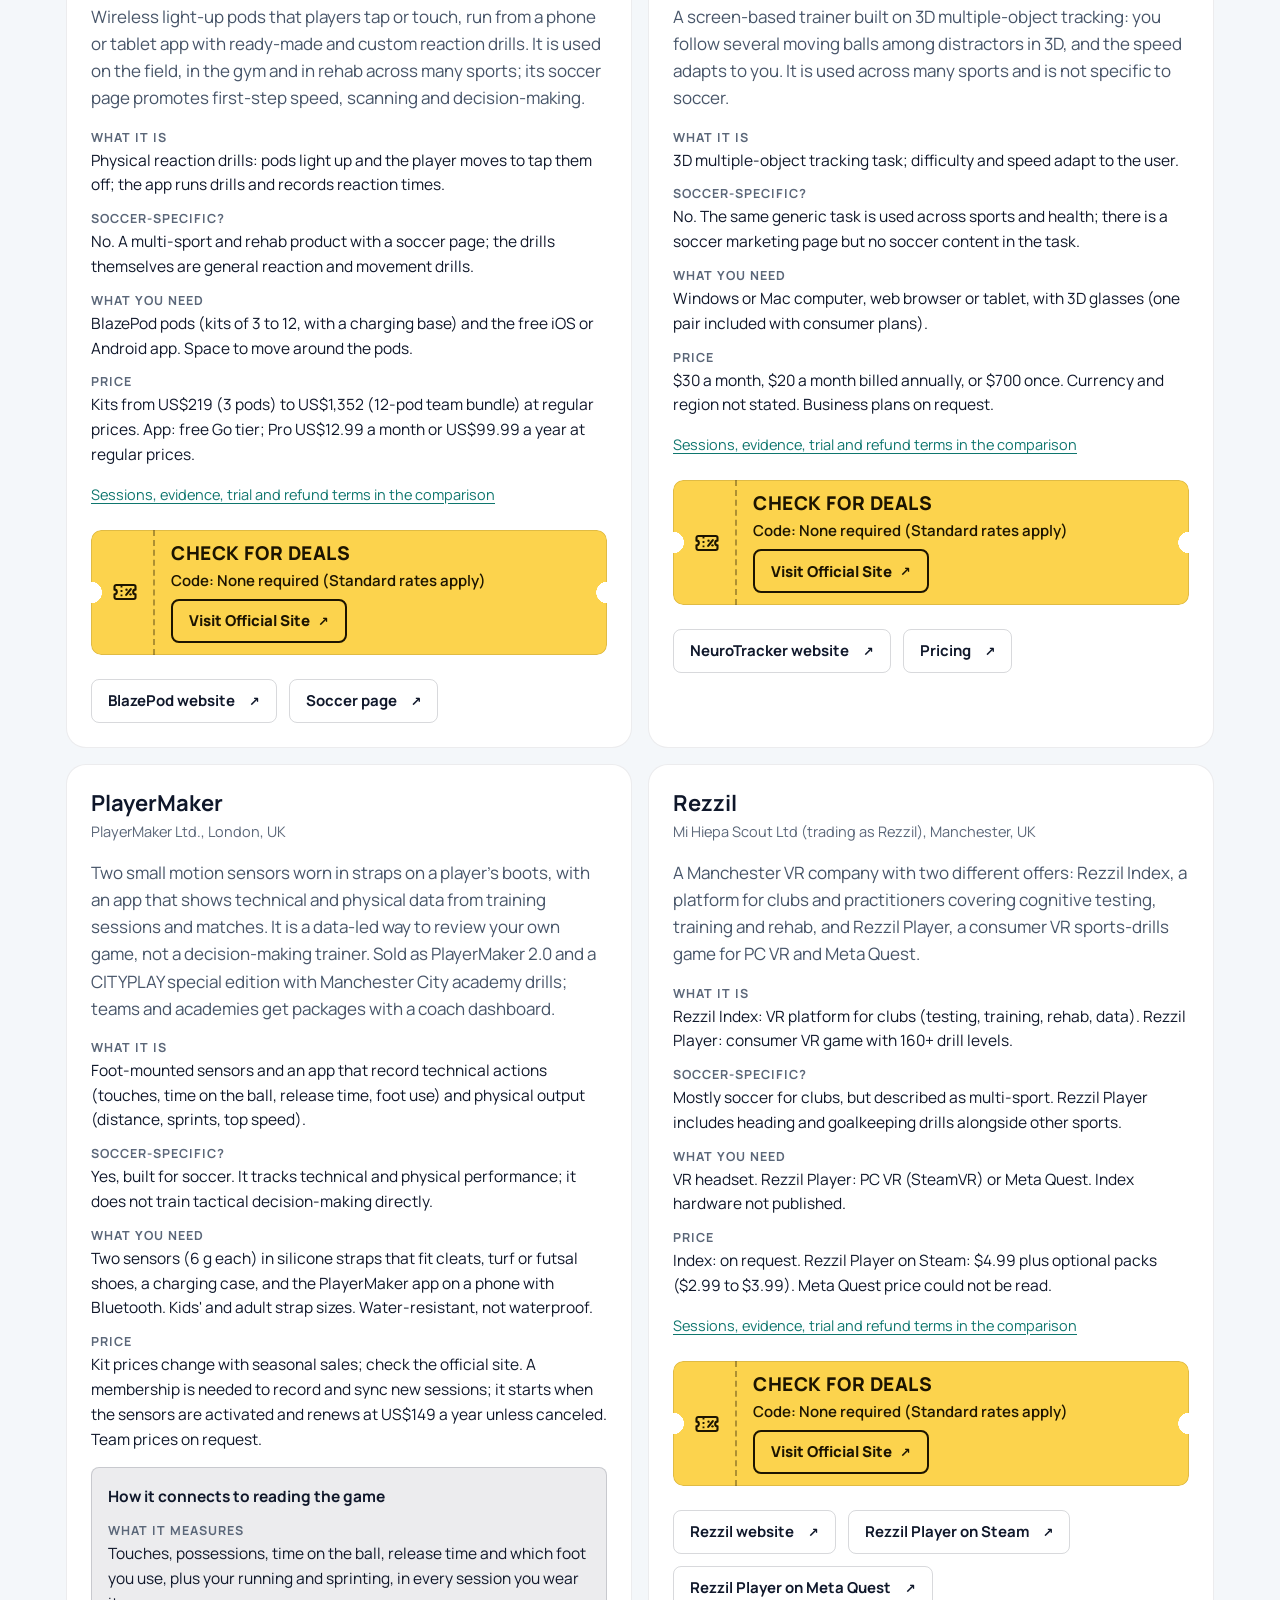
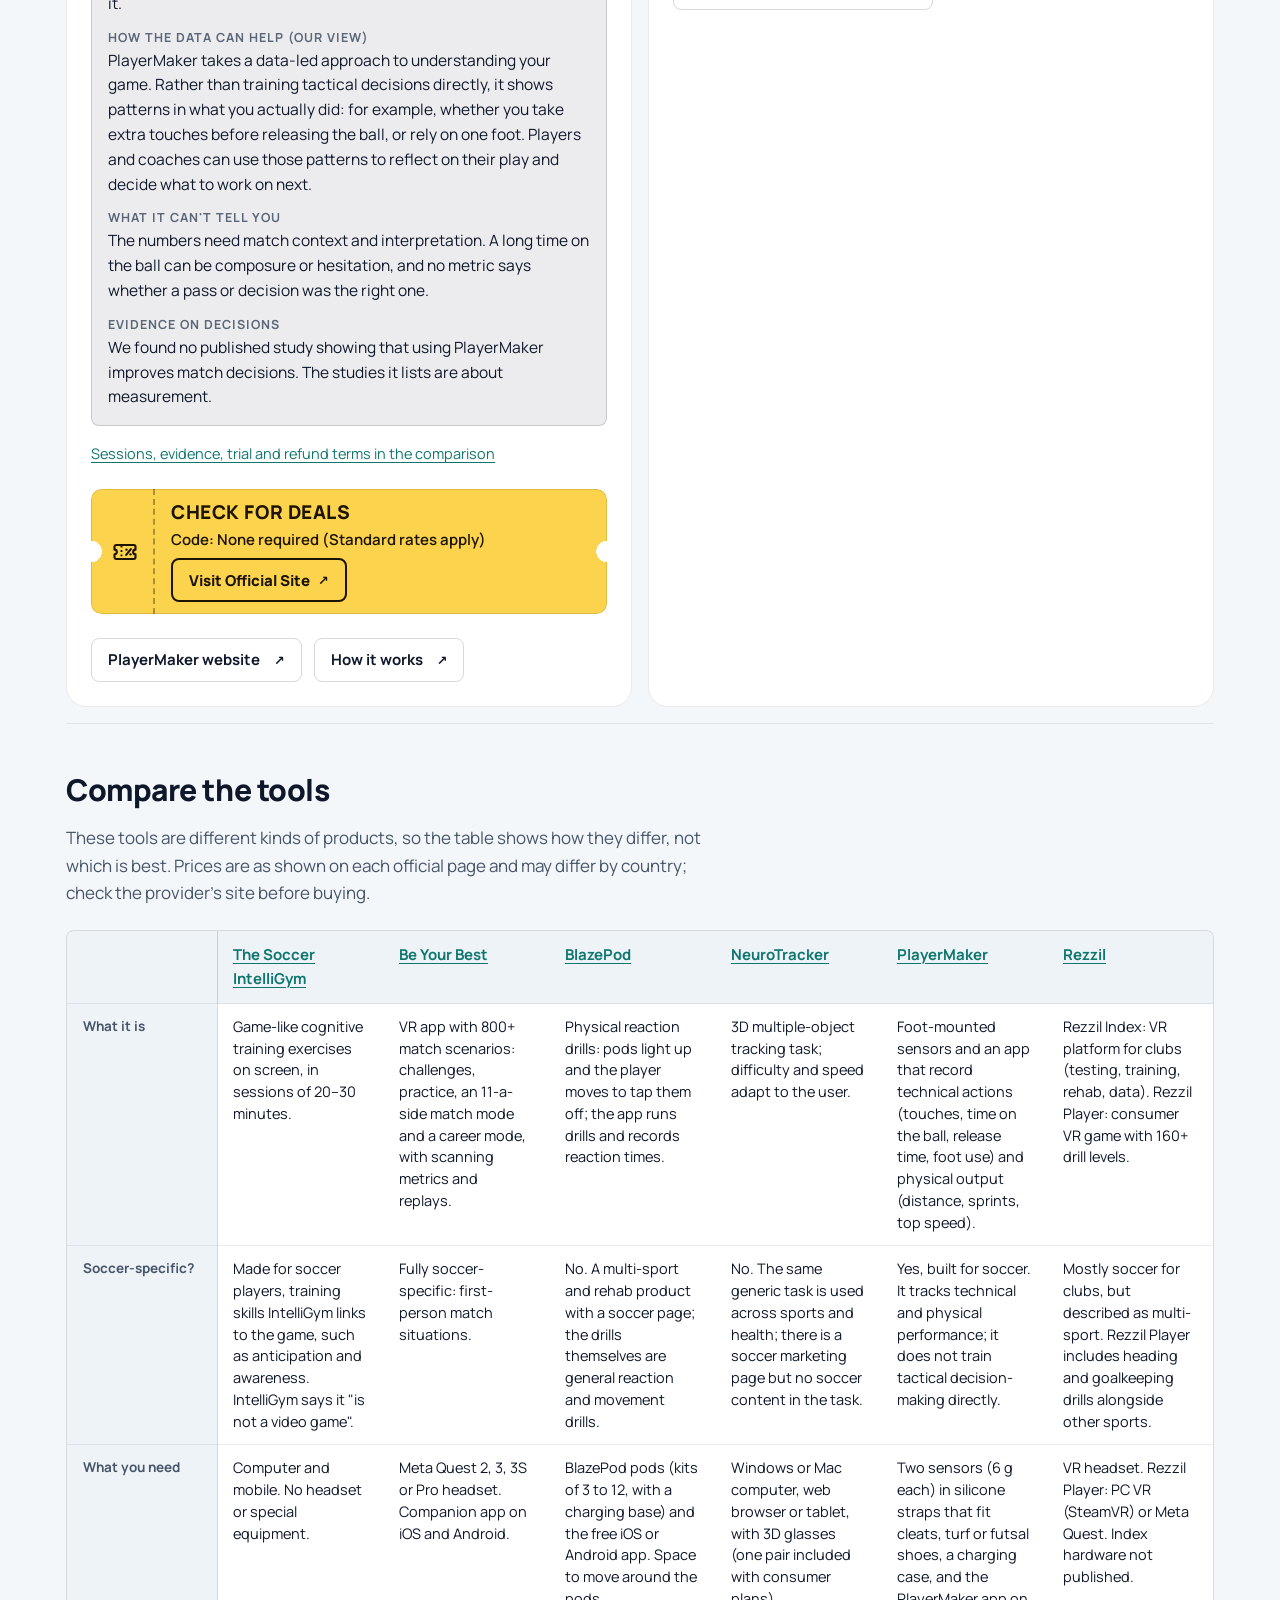
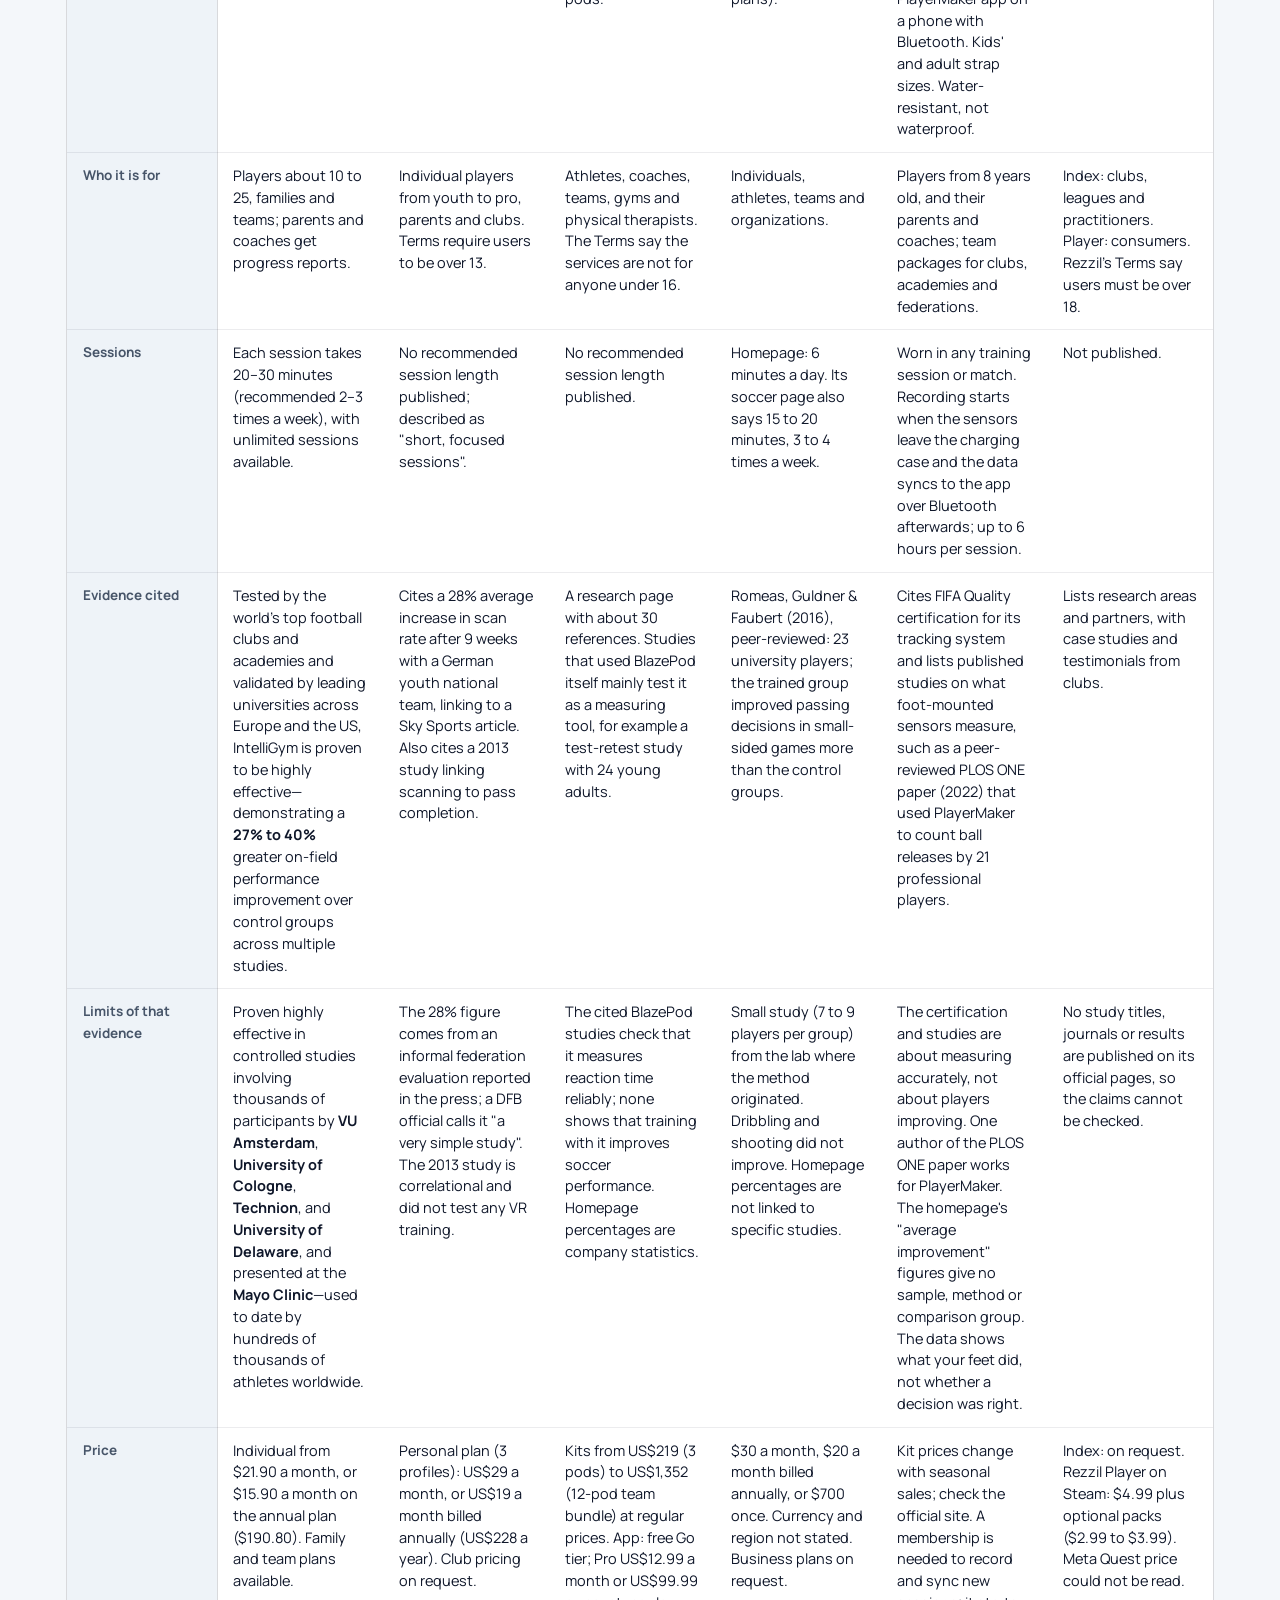
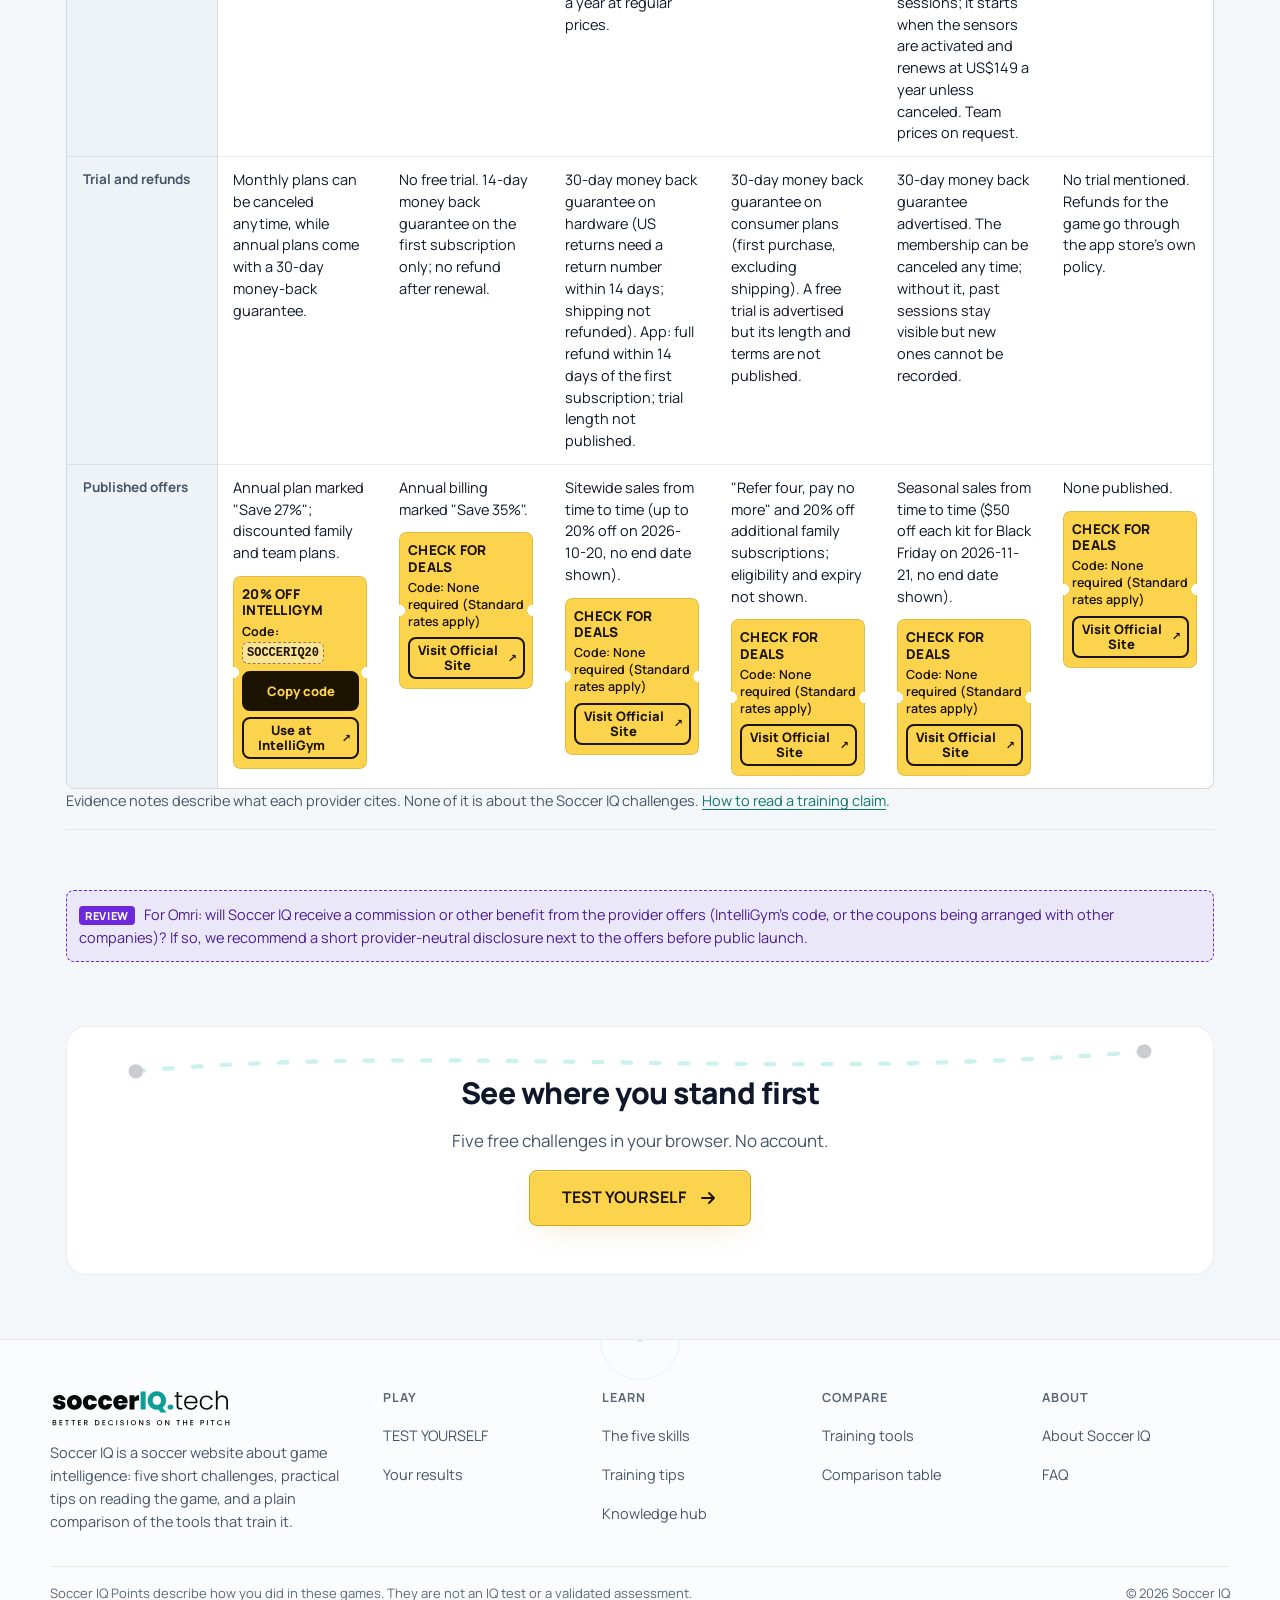
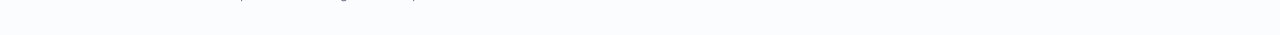
<file: tools.html>
<!doctype html>
<html lang="en">
<head>
  <meta charset="utf-8">
  <meta name="viewport" content="width=device-width, initial-scale=1, viewport-fit=cover">
  <title>Soccer Training Tools Comparison | Soccer IQ</title>
  <meta name="description" content="A side-by-side comparison of soccer game-intelligence training tools: what each one is, the equipment you need, price, trial and refund terms, and the evidence each provider cites.">
  <link rel="icon" href="assets/brand/socceriq-icon.svg" type="image/svg+xml">
  <meta name="theme-color" content="#0b1018">
  <script src="src/theme.js"></script>
  <link rel="preload" href="assets/fonts/manrope-latin-800-normal.woff2" as="font" type="font/woff2" crossorigin>
  <link rel="stylesheet" href="styles/tokens.css">
  <link rel="stylesheet" href="styles/base.css">
  <link rel="stylesheet" href="styles/site.css">
  <script type="application/ld+json">{"@context":"https://schema.org","@type":"ItemList","name":"Soccer Training Tools Comparison","itemListElement":[{"@type":"ListItem","position":1,"name":"The Soccer IntelliGym","url":"https://soccer.intelligym.com/"},{"@type":"ListItem","position":2,"name":"Be Your Best","url":"https://beyourbest.com/"},{"@type":"ListItem","position":3,"name":"BlazePod","url":"https://www.blazepod.com/"},{"@type":"ListItem","position":4,"name":"NeuroTracker","url":"https://www.neurotrackerx.com/"},{"@type":"ListItem","position":5,"name":"PlayerMaker","url":"https://www.playermaker.com/"},{"@type":"ListItem","position":6,"name":"Rezzil","url":"https://rezzil.com/"}]}</script>
  <meta property="og:type" content="website">
  <meta property="og:site_name" content="Soccer IQ">
  <meta property="og:title" content="Soccer Training Tools Comparison | Soccer IQ">
  <meta property="og:description" content="A side-by-side comparison of soccer game-intelligence training tools: what each one is, the equipment you need, price, trial and refund terms, and the evidence each provider cites.">
  <meta name="robots" content="noindex, nofollow">
</head>
<body data-page="tools">
    <div class="review-banner" role="note"><strong>Review version.</strong> Notes marked &quot;Review&quot; are hidden in the public build.</div>
    <a class="skip" href="#main">Skip to content</a>
    <header class="site-header">
      <div class="site-header__inner">
        <a class="site-logo" href="index.html" aria-label="Soccer IQ home"><img class="logo--on-dark" src="assets/brand/socceriq-logo-dark.svg" alt="soccerIQ.tech" width="415" height="91"><img class="logo--on-light" src="assets/brand/socceriq-logo-light.svg" alt="soccerIQ.tech" width="415" height="91"></a>
        <div class="site-header__actions">
          
  <button class="theme-toggle theme-toggle--bar" type="button" data-theme-toggle>
    <span class="theme-toggle__icon theme-toggle__icon--to-light"><svg viewBox="0 0 20 20" aria-hidden="true"><circle cx="10" cy="10" r="3.6" fill="currentColor"/><path d="M10 1.8v2.4M10 15.8v2.4M1.8 10h2.4M15.8 10h2.4M4.2 4.2l1.7 1.7M14.1 14.1l1.7 1.7M4.2 15.8l1.7-1.7M14.1 5.9l1.7-1.7" stroke="currentColor" stroke-width="1.6" stroke-linecap="round"/></svg></span>
    <span class="theme-toggle__icon theme-toggle__icon--to-dark"><svg viewBox="0 0 20 20" aria-hidden="true"><path d="M15.6 12.9A6.6 6.6 0 0 1 7.1 4.4a6.6 6.6 0 1 0 8.5 8.5Z" fill="currentColor"/></svg></span>
    <span class="theme-toggle__text"></span>
  </button>
          <a class="btn btn--cta btn--sm header-cta" href="play.html">TEST YOURSELF</a>
          <button class="nav-toggle" type="button" aria-expanded="false" aria-controls="site-nav">
            <span class="nav-toggle__bars" aria-hidden="true"></span><span class="sr-only">Menu</span>
          </button>
        </div>
        <nav class="nav" id="site-nav" aria-label="Main">
          <ul class="nav__list"><li><a class="nav__link" href="index.html">Home</a></li><li><a class="nav__link" href="learn.html">Training tips</a></li><li><a class="nav__link" href="knowledge.html">Knowledge hub</a></li><li><a class="nav__link is-current" href="tools.html" aria-current="page">Training tools</a></li><li><a class="nav__link" href="results.html">Your results</a></li></ul>
          <div class="nav__theme">
  <button class="theme-toggle theme-toggle--menu" type="button" data-theme-toggle>
    <span class="theme-toggle__icon theme-toggle__icon--to-light"><svg viewBox="0 0 20 20" aria-hidden="true"><circle cx="10" cy="10" r="3.6" fill="currentColor"/><path d="M10 1.8v2.4M10 15.8v2.4M1.8 10h2.4M15.8 10h2.4M4.2 4.2l1.7 1.7M14.1 14.1l1.7 1.7M4.2 15.8l1.7-1.7M14.1 5.9l1.7-1.7" stroke="currentColor" stroke-width="1.6" stroke-linecap="round"/></svg></span>
    <span class="theme-toggle__icon theme-toggle__icon--to-dark"><svg viewBox="0 0 20 20" aria-hidden="true"><path d="M15.6 12.9A6.6 6.6 0 0 1 7.1 4.4a6.6 6.6 0 1 0 8.5 8.5Z" fill="currentColor"/></svg></span>
    <span class="theme-toggle__text"></span>
  </button></div>
        </nav>
      </div>
    </header>
  <main id="main" class="site-main" tabindex="-1" data-prerendered>
    
  <header class="page-head">
    <p class="kicker">Training tools</p>
    <h1 class="h-page">Soccer Training Tools Comparison</h1>
    <p class="lede">Tools that train, or help you review, how you play: what each one is, what you need, what it costs and what evidence it cites, from each provider's own pages.</p>
    <div class="cta-row"><a class="btn btn--ghost" href="#compare">Jump to the comparison</a></div>
  </header>

    <section class="sec " id="profiles"><h2 class="sec__title">The tools</h2><div class="tools">
    <article class="tool" id="intelligym" aria-labelledby="intelligym-name">
      <header class="tool__head">
        <h3 class="h-sub tool__name" id="intelligym-name">The Soccer IntelliGym</h3>
        <p class="tool__identity">IntelliGym Labs, New Jersey U.S</p>
        <p class="tool__company">IntelliGym (ACE Applied Cognitive Engineering Ltd.)</p>
      </header>
      <p>Computer and mobile software with game-like exercises that IntelliGym designed to train the mental side of soccer, such as anticipation, attention and awareness. No headset or special equipment is needed.</p>
      <dl class="facts"><div><dt>What it is</dt><dd>Game-like cognitive training exercises on screen, in sessions of 20–30 minutes.</dd></div><div><dt>Soccer-specific?</dt><dd>Made for soccer players, training skills IntelliGym links to the game, such as anticipation and awareness. IntelliGym says it &quot;is not a video game&quot;.</dd></div><div><dt>What you need</dt><dd>Computer and mobile. No headset or special equipment.</dd></div><div><dt>Price</dt><dd>Individual from $21.90 a month, or $15.90 a month on the annual plan ($190.80). Family and team plans available.</dd></div></dl>
      
      <p class="tool__more"><a href="#compare">Sessions, evidence, trial and refund terms in the comparison</a></p>
      
    <div class="coupon" data-coupon>
      <div class="coupon__ticket">
        <span class="coupon__stub"><svg viewBox="0 0 24 24" aria-hidden="true" focusable="false"><path d="M3 7.5A1.5 1.5 0 0 1 4.5 6h15A1.5 1.5 0 0 1 21 7.5V10a2 2 0 0 0 0 4v2.5a1.5 1.5 0 0 1-1.5 1.5h-15A1.5 1.5 0 0 1 3 16.5V14a2 2 0 0 0 0-4Z" fill="none" stroke="currentColor" stroke-width="1.8" stroke-linejoin="round"/><path d="M9 6.5v11" stroke="currentColor" stroke-width="1.6" stroke-dasharray="1.6 2.2"/><path d="m13 14.5 4-5" stroke="currentColor" stroke-width="1.8" stroke-linecap="round"/><circle cx="13.3" cy="10" r="1" fill="currentColor"/><circle cx="16.7" cy="14" r="1" fill="currentColor"/></svg></span>
        <div class="coupon__body">
          <p class="coupon__headline">20% OFF IntelliGym</p>
          <p class="coupon__code-row">Code: <code class="coupon__code" data-code>SOCCERIQ20</code></p>
          <div class="coupon__actions">
            <button class="coupon__copy" type="button" data-copy="SOCCERIQ20" aria-label="Copy code SOCCERIQ20">Copy code</button>
            <a class="coupon__use" href="https://soccerapp.intelligym.com/" target="_blank" rel="noopener">Use at IntelliGym<span class="ext" aria-hidden="true">↗</span><span class="sr-only"> (opens IntelliGym's site in a new tab)</span></a>
          </div>
        </div>
      </div>
      <p class="coupon__status" role="status" aria-live="polite"></p>
      <p class="coupon__note">The code is not applied automatically. Use it on IntelliGym's site, where its own terms apply.</p>
      
    </div>
      <div class="cta-row"><a class="btn btn--ghost btn--sm" href="https://soccer.intelligym.com/" target="_blank" rel="noopener">IntelliGym website<span class="ext" aria-hidden="true">↗</span><span class="sr-only"> (opens in a new tab)</span></a><a class="btn btn--ghost btn--sm" href="https://soccerapp.intelligym.com/" target="_blank" rel="noopener">Plans and prices<span class="ext" aria-hidden="true">↗</span><span class="sr-only"> (opens in a new tab)</span></a></div>
      
    <details class="terms-confirm">
      <summary><span class="review-note__tag">Review</span> Terms to confirm (4): official pages disagree</summary>
      
        <div class="ttc">
          <h4>Free trial</h4>
          <ul><li><strong>&quot;We do not offer free trials&quot;</strong> <span class="small">· US FAQ · <a class="" href="https://soccer.intelligym.com/faq-items/do-you-offer-a-free-trial/" target="_blank" rel="noopener">page<span class="ext" aria-hidden="true">↗</span><span class="sr-only"> (opens in a new tab)</span></a></span></li><li><strong>&quot;Get 7 days free trial&quot; buttons on every plan</strong> <span class="small">· Plans page · <a class="" href="https://soccerapp.intelligym.com/" target="_blank" rel="noopener">page<span class="ext" aria-hidden="true">↗</span><span class="sr-only"> (opens in a new tab)</span></a></span></li></ul>
        </div>
        <div class="ttc">
          <h4>Prices</h4>
          <ul><li><strong>Individual $21.90 / month; annual $15.90 / month ($190.80); seasonal $17.95 / month ($107.70)</strong> <span class="small">· Plans page (modified June 2026) · <a class="" href="https://soccerapp.intelligym.com/" target="_blank" rel="noopener">page<span class="ext" aria-hidden="true">↗</span><span class="sr-only"> (opens in a new tab)</span></a></span></li><li><strong>Monthly $21.90; seasonal $99.90; annual $190.99</strong> <span class="small">· App Store in-app purchases, US store · <a class="" href="https://apps.apple.com/app/id6538727452" target="_blank" rel="noopener">page<span class="ext" aria-hidden="true">↗</span><span class="sr-only"> (opens in a new tab)</span></a></span></li><li><strong>$9.95 / month; annual $119.40</strong> <span class="small">· UK home page (2023), priced in $ · <a class="" href="https://soccer.intelligym.com/home-uk/" target="_blank" rel="noopener">page<span class="ext" aria-hidden="true">↗</span><span class="sr-only"> (opens in a new tab)</span></a></span></li><li><strong>€9.95 / month; annual €119.40</strong> <span class="small">· German home page · <a class="" href="https://soccer.intelligym.com/home-de/" target="_blank" rel="noopener">page<span class="ext" aria-hidden="true">↗</span><span class="sr-only"> (opens in a new tab)</span></a></span></li></ul>
        </div>
        <div class="ttc">
          <h4>Automatic renewal and how to cancel</h4>
          <ul><li><strong>Not stated on any page we could read. Checkout pages could not be inspected.</strong> <span class="small">· Terms &amp; Conditions (2017) have no subscription clauses · <a class="" href="https://soccer.intelligym.com/terms-conditions/" target="_blank" rel="noopener">page<span class="ext" aria-hidden="true">↗</span><span class="sr-only"> (opens in a new tab)</span></a></span></li></ul>
        </div>
        <div class="ttc">
          <h4>Minimum age in the legal terms</h4>
          <ul><li><strong>Product for ages 10 and up</strong> <span class="small">· FAQ · <a class="" href="https://soccer.intelligym.com/faq-items/what-is-the-recommended-age-for-using-intelligym-2/" target="_blank" rel="noopener">page<span class="ext" aria-hidden="true">↗</span><span class="sr-only"> (opens in a new tab)</span></a></span></li><li><strong>Terms say users must be over 18</strong> <span class="small">· Terms &amp; Conditions · <a class="" href="https://soccer.intelligym.com/terms-conditions/" target="_blank" rel="noopener">page<span class="ext" aria-hidden="true">↗</span><span class="sr-only"> (opens in a new tab)</span></a></span></li></ul>
        </div>
    </details>
      
    </article>
    <article class="tool" id="be-your-best" aria-labelledby="be-your-best-name">
      <header class="tool__head">
        <h3 class="h-sub tool__name" id="be-your-best-name">Be Your Best</h3>
        
        <p class="tool__company">Be Your Best AS, Oslo, Norway</p>
      </header>
      <p>A virtual reality app for Meta Quest headsets that puts players into first-person soccer match scenarios to train scanning, awareness and decision-making. A free phone companion app shows stats, replays and leaderboards but does not train on its own.</p>
      <dl class="facts"><div><dt>What it is</dt><dd>VR app with 800+ match scenarios: challenges, practice, an 11-a-side match mode and a career mode, with scanning metrics and replays.</dd></div><div><dt>Soccer-specific?</dt><dd>Fully soccer-specific: first-person match situations.</dd></div><div><dt>What you need</dt><dd>Meta Quest 2, 3, 3S or Pro headset. Companion app on iOS and Android.</dd></div><div><dt>Price</dt><dd>Personal plan (3 profiles): US$29 a month, or US$19 a month billed annually (US$228 a year). Club pricing on request.</dd></div></dl>
      
      <p class="tool__more"><a href="#compare">Sessions, evidence, trial and refund terms in the comparison</a></p>
      
    <div class="coupon coupon--deal">
      <div class="coupon__ticket">
        <span class="coupon__stub"><svg viewBox="0 0 24 24" aria-hidden="true" focusable="false"><path d="M3 7.5A1.5 1.5 0 0 1 4.5 6h15A1.5 1.5 0 0 1 21 7.5V10a2 2 0 0 0 0 4v2.5a1.5 1.5 0 0 1-1.5 1.5h-15A1.5 1.5 0 0 1 3 16.5V14a2 2 0 0 0 0-4Z" fill="none" stroke="currentColor" stroke-width="1.8" stroke-linejoin="round"/><path d="M9 6.5v11" stroke="currentColor" stroke-width="1.6" stroke-dasharray="1.6 2.2"/><path d="m13 14.5 4-5" stroke="currentColor" stroke-width="1.8" stroke-linecap="round"/><circle cx="13.3" cy="10" r="1" fill="currentColor"/><circle cx="16.7" cy="14" r="1" fill="currentColor"/></svg></span>
        <div class="coupon__body">
          <p class="coupon__headline">CHECK FOR DEALS</p>
          <p class="coupon__code-row">Code: None required (Standard rates apply)</p>
          <div class="coupon__actions">
            <a class="coupon__use" href="https://beyourbest.com/" target="_blank" rel="noopener">Visit Official Site<span class="ext" aria-hidden="true">↗</span><span class="sr-only"> for Be Your Best (opens in a new tab)</span></a>
          </div>
        </div>
      </div>
    </div>
      <div class="cta-row"><a class="btn btn--ghost btn--sm" href="https://beyourbest.com/" target="_blank" rel="noopener">Be Your Best website<span class="ext" aria-hidden="true">↗</span><span class="sr-only"> (opens in a new tab)</span></a><a class="btn btn--ghost btn--sm" href="https://beyourbest.com/pricing" target="_blank" rel="noopener">Pricing<span class="ext" aria-hidden="true">↗</span><span class="sr-only"> (opens in a new tab)</span></a></div>
      
      
    </article>
    <article class="tool" id="blazepod" aria-labelledby="blazepod-name">
      <header class="tool__head">
        <h3 class="h-sub tool__name" id="blazepod-name">BlazePod</h3>
        
        <p class="tool__company">Play Coyotta Ltd., Tel Aviv, Israel (US company: BlazePod Inc., Florida)</p>
      </header>
      <p>Wireless light-up pods that players tap or touch, run from a phone or tablet app with ready-made and custom reaction drills. It is used on the field, in the gym and in rehab across many sports; its soccer page promotes first-step speed, scanning and decision-making.</p>
      <dl class="facts"><div><dt>What it is</dt><dd>Physical reaction drills: pods light up and the player moves to tap them off; the app runs drills and records reaction times.</dd></div><div><dt>Soccer-specific?</dt><dd>No. A multi-sport and rehab product with a soccer page; the drills themselves are general reaction and movement drills.</dd></div><div><dt>What you need</dt><dd>BlazePod pods (kits of 3 to 12, with a charging base) and the free iOS or Android app. Space to move around the pods.</dd></div><div><dt>Price</dt><dd>Kits from US$219 (3 pods) to US$1,352 (12-pod team bundle) at regular prices. App: free Go tier; Pro US$12.99 a month or US$99.99 a year at regular prices.</dd></div></dl>
      
      <p class="tool__more"><a href="#compare">Sessions, evidence, trial and refund terms in the comparison</a></p>
      
    <div class="coupon coupon--deal">
      <div class="coupon__ticket">
        <span class="coupon__stub"><svg viewBox="0 0 24 24" aria-hidden="true" focusable="false"><path d="M3 7.5A1.5 1.5 0 0 1 4.5 6h15A1.5 1.5 0 0 1 21 7.5V10a2 2 0 0 0 0 4v2.5a1.5 1.5 0 0 1-1.5 1.5h-15A1.5 1.5 0 0 1 3 16.5V14a2 2 0 0 0 0-4Z" fill="none" stroke="currentColor" stroke-width="1.8" stroke-linejoin="round"/><path d="M9 6.5v11" stroke="currentColor" stroke-width="1.6" stroke-dasharray="1.6 2.2"/><path d="m13 14.5 4-5" stroke="currentColor" stroke-width="1.8" stroke-linecap="round"/><circle cx="13.3" cy="10" r="1" fill="currentColor"/><circle cx="16.7" cy="14" r="1" fill="currentColor"/></svg></span>
        <div class="coupon__body">
          <p class="coupon__headline">CHECK FOR DEALS</p>
          <p class="coupon__code-row">Code: None required (Standard rates apply)</p>
          <div class="coupon__actions">
            <a class="coupon__use" href="https://www.blazepod.com/" target="_blank" rel="noopener">Visit Official Site<span class="ext" aria-hidden="true">↗</span><span class="sr-only"> for BlazePod (opens in a new tab)</span></a>
          </div>
        </div>
      </div>
    </div>
      <div class="cta-row"><a class="btn btn--ghost btn--sm" href="https://www.blazepod.com/" target="_blank" rel="noopener">BlazePod website<span class="ext" aria-hidden="true">↗</span><span class="sr-only"> (opens in a new tab)</span></a><a class="btn btn--ghost btn--sm" href="https://www.blazepod.com/pages/soccer" target="_blank" rel="noopener">Soccer page<span class="ext" aria-hidden="true">↗</span><span class="sr-only"> (opens in a new tab)</span></a></div>
      
      
    </article>
    <article class="tool" id="neurotracker" aria-labelledby="neurotracker-name">
      <header class="tool__head">
        <h3 class="h-sub tool__name" id="neurotracker-name">NeuroTracker</h3>
        
        <p class="tool__company">NeuroTracker (App Store seller: CogniSens Athletics Inc., Canada)</p>
      </header>
      <p>A screen-based trainer built on 3D multiple-object tracking: you follow several moving balls among distractors in 3D, and the speed adapts to you. It is used across many sports and is not specific to soccer.</p>
      <dl class="facts"><div><dt>What it is</dt><dd>3D multiple-object tracking task; difficulty and speed adapt to the user.</dd></div><div><dt>Soccer-specific?</dt><dd>No. The same generic task is used across sports and health; there is a soccer marketing page but no soccer content in the task.</dd></div><div><dt>What you need</dt><dd>Windows or Mac computer, web browser or tablet, with 3D glasses (one pair included with consumer plans).</dd></div><div><dt>Price</dt><dd>$30 a month, $20 a month billed annually, or $700 once. Currency and region not stated. Business plans on request.</dd></div></dl>
      
      <p class="tool__more"><a href="#compare">Sessions, evidence, trial and refund terms in the comparison</a></p>
      
    <div class="coupon coupon--deal">
      <div class="coupon__ticket">
        <span class="coupon__stub"><svg viewBox="0 0 24 24" aria-hidden="true" focusable="false"><path d="M3 7.5A1.5 1.5 0 0 1 4.5 6h15A1.5 1.5 0 0 1 21 7.5V10a2 2 0 0 0 0 4v2.5a1.5 1.5 0 0 1-1.5 1.5h-15A1.5 1.5 0 0 1 3 16.5V14a2 2 0 0 0 0-4Z" fill="none" stroke="currentColor" stroke-width="1.8" stroke-linejoin="round"/><path d="M9 6.5v11" stroke="currentColor" stroke-width="1.6" stroke-dasharray="1.6 2.2"/><path d="m13 14.5 4-5" stroke="currentColor" stroke-width="1.8" stroke-linecap="round"/><circle cx="13.3" cy="10" r="1" fill="currentColor"/><circle cx="16.7" cy="14" r="1" fill="currentColor"/></svg></span>
        <div class="coupon__body">
          <p class="coupon__headline">CHECK FOR DEALS</p>
          <p class="coupon__code-row">Code: None required (Standard rates apply)</p>
          <div class="coupon__actions">
            <a class="coupon__use" href="https://www.neurotrackerx.com/" target="_blank" rel="noopener">Visit Official Site<span class="ext" aria-hidden="true">↗</span><span class="sr-only"> for NeuroTracker (opens in a new tab)</span></a>
          </div>
        </div>
      </div>
    </div>
      <div class="cta-row"><a class="btn btn--ghost btn--sm" href="https://www.neurotrackerx.com/" target="_blank" rel="noopener">NeuroTracker website<span class="ext" aria-hidden="true">↗</span><span class="sr-only"> (opens in a new tab)</span></a><a class="btn btn--ghost btn--sm" href="https://www.neurotrackerx.com/pricing" target="_blank" rel="noopener">Pricing<span class="ext" aria-hidden="true">↗</span><span class="sr-only"> (opens in a new tab)</span></a></div>
      
      
    </article>
    <article class="tool" id="playermaker" aria-labelledby="playermaker-name">
      <header class="tool__head">
        <h3 class="h-sub tool__name" id="playermaker-name">PlayerMaker</h3>
        
        <p class="tool__company">PlayerMaker Ltd., London, UK</p>
      </header>
      <p>Two small motion sensors worn in straps on a player's boots, with an app that shows technical and physical data from training sessions and matches. It is a data-led way to review your own game, not a decision-making trainer. Sold as PlayerMaker 2.0 and a CITYPLAY special edition with Manchester City academy drills; teams and academies get packages with a coach dashboard.</p>
      <dl class="facts"><div><dt>What it is</dt><dd>Foot-mounted sensors and an app that record technical actions (touches, time on the ball, release time, foot use) and physical output (distance, sprints, top speed).</dd></div><div><dt>Soccer-specific?</dt><dd>Yes, built for soccer. It tracks technical and physical performance; it does not train tactical decision-making directly.</dd></div><div><dt>What you need</dt><dd>Two sensors (6 g each) in silicone straps that fit cleats, turf or futsal shoes, a charging case, and the PlayerMaker app on a phone with Bluetooth. Kids' and adult strap sizes. Water-resistant, not waterproof.</dd></div><div><dt>Price</dt><dd>Kit prices change with seasonal sales; check the official site. A membership is needed to record and sync new sessions; it starts when the sensors are activated and renews at US$149 a year unless canceled. Team prices on request.</dd></div></dl>
      
      <section class="tool__read" aria-label="PlayerMaker and reading the game">
        <h4 class="tool__read-title">How it connects to reading the game</h4>
        <dl class="facts"><div><dt>What it measures</dt><dd>Touches, possessions, time on the ball, release time and which foot you use, plus your running and sprinting, in every session you wear it.</dd></div><div><dt>How the data can help (our view)</dt><dd>PlayerMaker takes a data-led approach to understanding your game. Rather than training tactical decisions directly, it shows patterns in what you actually did: for example, whether you take extra touches before releasing the ball, or rely on one foot. Players and coaches can use those patterns to reflect on their play and decide what to work on next.</dd></div><div><dt>What it can't tell you</dt><dd>The numbers need match context and interpretation. A long time on the ball can be composure or hesitation, and no metric says whether a pass or decision was the right one.</dd></div><div><dt>Evidence on decisions</dt><dd>We found no published study showing that using PlayerMaker improves match decisions. The studies it lists are about measurement.</dd></div></dl>
      </section>
      <p class="tool__more"><a href="#compare">Sessions, evidence, trial and refund terms in the comparison</a></p>
      
    <div class="coupon coupon--deal">
      <div class="coupon__ticket">
        <span class="coupon__stub"><svg viewBox="0 0 24 24" aria-hidden="true" focusable="false"><path d="M3 7.5A1.5 1.5 0 0 1 4.5 6h15A1.5 1.5 0 0 1 21 7.5V10a2 2 0 0 0 0 4v2.5a1.5 1.5 0 0 1-1.5 1.5h-15A1.5 1.5 0 0 1 3 16.5V14a2 2 0 0 0 0-4Z" fill="none" stroke="currentColor" stroke-width="1.8" stroke-linejoin="round"/><path d="M9 6.5v11" stroke="currentColor" stroke-width="1.6" stroke-dasharray="1.6 2.2"/><path d="m13 14.5 4-5" stroke="currentColor" stroke-width="1.8" stroke-linecap="round"/><circle cx="13.3" cy="10" r="1" fill="currentColor"/><circle cx="16.7" cy="14" r="1" fill="currentColor"/></svg></span>
        <div class="coupon__body">
          <p class="coupon__headline">CHECK FOR DEALS</p>
          <p class="coupon__code-row">Code: None required (Standard rates apply)</p>
          <div class="coupon__actions">
            <a class="coupon__use" href="https://www.playermaker.com/" target="_blank" rel="noopener">Visit Official Site<span class="ext" aria-hidden="true">↗</span><span class="sr-only"> for PlayerMaker (opens in a new tab)</span></a>
          </div>
        </div>
      </div>
    </div>
      <div class="cta-row"><a class="btn btn--ghost btn--sm" href="https://www.playermaker.com/" target="_blank" rel="noopener">PlayerMaker website<span class="ext" aria-hidden="true">↗</span><span class="sr-only"> (opens in a new tab)</span></a><a class="btn btn--ghost btn--sm" href="https://www.playermaker.com/pages/how-it-works" target="_blank" rel="noopener">How it works<span class="ext" aria-hidden="true">↗</span><span class="sr-only"> (opens in a new tab)</span></a></div>
      
      
    </article>
    <article class="tool" id="rezzil" aria-labelledby="rezzil-name">
      <header class="tool__head">
        <h3 class="h-sub tool__name" id="rezzil-name">Rezzil</h3>
        
        <p class="tool__company">Mi Hiepa Scout Ltd (trading as Rezzil), Manchester, UK</p>
      </header>
      <p>A Manchester VR company with two different offers: Rezzil Index, a platform for clubs and practitioners covering cognitive testing, training and rehab, and Rezzil Player, a consumer VR sports-drills game for PC VR and Meta Quest.</p>
      <dl class="facts"><div><dt>What it is</dt><dd>Rezzil Index: VR platform for clubs (testing, training, rehab, data). Rezzil Player: consumer VR game with 160+ drill levels.</dd></div><div><dt>Soccer-specific?</dt><dd>Mostly soccer for clubs, but described as multi-sport. Rezzil Player includes heading and goalkeeping drills alongside other sports.</dd></div><div><dt>What you need</dt><dd>VR headset. Rezzil Player: PC VR (SteamVR) or Meta Quest. Index hardware not published.</dd></div><div><dt>Price</dt><dd>Index: on request. Rezzil Player on Steam: $4.99 plus optional packs ($2.99 to $3.99). Meta Quest price could not be read.</dd></div></dl>
      
      <p class="tool__more"><a href="#compare">Sessions, evidence, trial and refund terms in the comparison</a></p>
      
    <div class="coupon coupon--deal">
      <div class="coupon__ticket">
        <span class="coupon__stub"><svg viewBox="0 0 24 24" aria-hidden="true" focusable="false"><path d="M3 7.5A1.5 1.5 0 0 1 4.5 6h15A1.5 1.5 0 0 1 21 7.5V10a2 2 0 0 0 0 4v2.5a1.5 1.5 0 0 1-1.5 1.5h-15A1.5 1.5 0 0 1 3 16.5V14a2 2 0 0 0 0-4Z" fill="none" stroke="currentColor" stroke-width="1.8" stroke-linejoin="round"/><path d="M9 6.5v11" stroke="currentColor" stroke-width="1.6" stroke-dasharray="1.6 2.2"/><path d="m13 14.5 4-5" stroke="currentColor" stroke-width="1.8" stroke-linecap="round"/><circle cx="13.3" cy="10" r="1" fill="currentColor"/><circle cx="16.7" cy="14" r="1" fill="currentColor"/></svg></span>
        <div class="coupon__body">
          <p class="coupon__headline">CHECK FOR DEALS</p>
          <p class="coupon__code-row">Code: None required (Standard rates apply)</p>
          <div class="coupon__actions">
            <a class="coupon__use" href="https://rezzil.com/" target="_blank" rel="noopener">Visit Official Site<span class="ext" aria-hidden="true">↗</span><span class="sr-only"> for Rezzil (opens in a new tab)</span></a>
          </div>
        </div>
      </div>
    </div>
      <div class="cta-row"><a class="btn btn--ghost btn--sm" href="https://rezzil.com/" target="_blank" rel="noopener">Rezzil website<span class="ext" aria-hidden="true">↗</span><span class="sr-only"> (opens in a new tab)</span></a><a class="btn btn--ghost btn--sm" href="https://store.steampowered.com/app/2071800/Rezzil_Player/" target="_blank" rel="noopener">Rezzil Player on Steam<span class="ext" aria-hidden="true">↗</span><span class="sr-only"> (opens in a new tab)</span></a><a class="btn btn--ghost btn--sm" href="https://www.meta.com/experiences/rezzil-player-sports-training/3600836956645933/" target="_blank" rel="noopener">Rezzil Player on Meta Quest<span class="ext" aria-hidden="true">↗</span><span class="sr-only"> (opens in a new tab)</span></a></div>
      
      
    </article></div></section>

    <section class="sec" id="compare" aria-labelledby="compare-title">
      <h2 class="sec__title" id="compare-title">Compare the tools</h2>
      <p class="sec__lede">These tools are different kinds of products, so the table shows how they differ, not which is best. Prices are as shown on each official page and may differ by country; check the provider's site before buying.</p>
      
    <div class="table-wrap" role="region" aria-labelledby="compare-title" tabindex="0">
      <table class="compare">
        <caption class="sr-only">6 soccer training tools compared on 10 points</caption>
        <thead><tr><td></td><th scope="col"><a href="#intelligym">The Soccer IntelliGym</a></th><th scope="col"><a href="#be-your-best">Be Your Best</a></th><th scope="col"><a href="#blazepod">BlazePod</a></th><th scope="col"><a href="#neurotracker">NeuroTracker</a></th><th scope="col"><a href="#playermaker">PlayerMaker</a></th><th scope="col"><a href="#rezzil">Rezzil</a></th></tr></thead>
        <tbody>
    <tr>
      <th scope="row">What it is</th>
      <td>Game-like cognitive training exercises on screen, in sessions of 20–30 minutes.</td><td>VR app with 800+ match scenarios: challenges, practice, an 11-a-side match mode and a career mode, with scanning metrics and replays.</td><td>Physical reaction drills: pods light up and the player moves to tap them off; the app runs drills and records reaction times.</td><td>3D multiple-object tracking task; difficulty and speed adapt to the user.</td><td>Foot-mounted sensors and an app that record technical actions (touches, time on the ball, release time, foot use) and physical output (distance, sprints, top speed).</td><td>Rezzil Index: VR platform for clubs (testing, training, rehab, data). Rezzil Player: consumer VR game with 160+ drill levels.</td>
    </tr>
    <tr>
      <th scope="row">Soccer-specific?</th>
      <td>Made for soccer players, training skills IntelliGym links to the game, such as anticipation and awareness. IntelliGym says it &quot;is not a video game&quot;.</td><td>Fully soccer-specific: first-person match situations.</td><td>No. A multi-sport and rehab product with a soccer page; the drills themselves are general reaction and movement drills.</td><td>No. The same generic task is used across sports and health; there is a soccer marketing page but no soccer content in the task.</td><td>Yes, built for soccer. It tracks technical and physical performance; it does not train tactical decision-making directly.</td><td>Mostly soccer for clubs, but described as multi-sport. Rezzil Player includes heading and goalkeeping drills alongside other sports.</td>
    </tr>
    <tr>
      <th scope="row">What you need</th>
      <td>Computer and mobile. No headset or special equipment.</td><td>Meta Quest 2, 3, 3S or Pro headset. Companion app on iOS and Android.</td><td>BlazePod pods (kits of 3 to 12, with a charging base) and the free iOS or Android app. Space to move around the pods.</td><td>Windows or Mac computer, web browser or tablet, with 3D glasses (one pair included with consumer plans).</td><td>Two sensors (6 g each) in silicone straps that fit cleats, turf or futsal shoes, a charging case, and the PlayerMaker app on a phone with Bluetooth. Kids' and adult strap sizes. Water-resistant, not waterproof.</td><td>VR headset. Rezzil Player: PC VR (SteamVR) or Meta Quest. Index hardware not published.</td>
    </tr>
    <tr>
      <th scope="row">Who it is for</th>
      <td>Players about 10 to 25, families and teams; parents and coaches get progress reports.</td><td>Individual players from youth to pro, parents and clubs. Terms require users to be over 13.</td><td>Athletes, coaches, teams, gyms and physical therapists. The Terms say the services are not for anyone under 16.</td><td>Individuals, athletes, teams and organizations.</td><td>Players from 8 years old, and their parents and coaches; team packages for clubs, academies and federations.</td><td>Index: clubs, leagues and practitioners. Player: consumers. Rezzil's Terms say users must be over 18.</td>
    </tr>
    <tr>
      <th scope="row">Sessions</th>
      <td>Each session takes 20–30 minutes (recommended 2–3 times a week), with unlimited sessions available.</td><td>No recommended session length published; described as &quot;short, focused sessions&quot;.</td><td>No recommended session length published.</td><td>Homepage: 6 minutes a day. Its soccer page also says 15 to 20 minutes, 3 to 4 times a week.</td><td>Worn in any training session or match. Recording starts when the sensors leave the charging case and the data syncs to the app over Bluetooth afterwards; up to 6 hours per session.</td><td>Not published.</td>
    </tr>
    <tr>
      <th scope="row">Evidence cited</th>
      <td>Tested by the world’s top football clubs and academies and validated by leading universities across Europe and the US, IntelliGym is proven to be highly effective—demonstrating a <strong>27% to 40%</strong> greater on-field performance improvement over control groups across multiple studies.</td><td>Cites a 28% average increase in scan rate after 9 weeks with a German youth national team, linking to a Sky Sports article. Also cites a 2013 study linking scanning to pass completion.</td><td>A research page with about 30 references. Studies that used BlazePod itself mainly test it as a measuring tool, for example a test-retest study with 24 young adults.</td><td>Romeas, Guldner &amp; Faubert (2016), peer-reviewed: 23 university players; the trained group improved passing decisions in small-sided games more than the control groups.</td><td>Cites FIFA Quality certification for its tracking system and lists published studies on what foot-mounted sensors measure, such as a peer-reviewed PLOS ONE paper (2022) that used PlayerMaker to count ball releases by 21 professional players.</td><td>Lists research areas and partners, with case studies and testimonials from clubs.</td>
    </tr>
    <tr>
      <th scope="row">Limits of that evidence</th>
      <td>Proven highly effective in controlled studies involving thousands of participants by <strong>VU Amsterdam</strong>, <strong>University of Cologne</strong>, <strong>Technion</strong>, and <strong>University of Delaware</strong>, and presented at the <strong>Mayo Clinic</strong>—used to date by hundreds of thousands of athletes worldwide.</td><td>The 28% figure comes from an informal federation evaluation reported in the press; a DFB official calls it &quot;a very simple study&quot;. The 2013 study is correlational and did not test any VR training.</td><td>The cited BlazePod studies check that it measures reaction time reliably; none shows that training with it improves soccer performance. Homepage percentages are company statistics.</td><td>Small study (7 to 9 players per group) from the lab where the method originated. Dribbling and shooting did not improve. Homepage percentages are not linked to specific studies.</td><td>The certification and studies are about measuring accurately, not about players improving. One author of the PLOS ONE paper works for PlayerMaker. The homepage's &quot;average improvement&quot; figures give no sample, method or comparison group. The data shows what your feet did, not whether a decision was right.</td><td>No study titles, journals or results are published on its official pages, so the claims cannot be checked.</td>
    </tr>
    <tr>
      <th scope="row">Price</th>
      <td>Individual from $21.90 a month, or $15.90 a month on the annual plan ($190.80). Family and team plans available.</td><td>Personal plan (3 profiles): US$29 a month, or US$19 a month billed annually (US$228 a year). Club pricing on request.</td><td>Kits from US$219 (3 pods) to US$1,352 (12-pod team bundle) at regular prices. App: free Go tier; Pro US$12.99 a month or US$99.99 a year at regular prices.</td><td>$30 a month, $20 a month billed annually, or $700 once. Currency and region not stated. Business plans on request.</td><td>Kit prices change with seasonal sales; check the official site. A membership is needed to record and sync new sessions; it starts when the sensors are activated and renews at US$149 a year unless canceled. Team prices on request.</td><td>Index: on request. Rezzil Player on Steam: $4.99 plus optional packs ($2.99 to $3.99). Meta Quest price could not be read.</td>
    </tr>
    <tr>
      <th scope="row">Trial and refunds</th>
      <td>Monthly plans can be canceled anytime, while annual plans come with a 30-day money-back guarantee.</td><td>No free trial. 14-day money back guarantee on the first subscription only; no refund after renewal.</td><td>30-day money back guarantee on hardware (US returns need a return number within 14 days; shipping not refunded). App: full refund within 14 days of the first subscription; trial length not published.</td><td>30-day money back guarantee on consumer plans (first purchase, excluding shipping). A free trial is advertised but its length and terms are not published.</td><td>30-day money back guarantee advertised. The membership can be canceled any time; without it, past sessions stay visible but new ones cannot be recorded.</td><td>No trial mentioned. Refunds for the game go through the app store's own policy.</td>
    </tr>
    <tr>
      <th scope="row">Published offers</th>
      <td>Annual plan marked &quot;Save 27%&quot;; discounted family and team plans.
    <div class="coupon coupon--compact" data-coupon>
      <div class="coupon__ticket">
        <span class="coupon__stub"><svg viewBox="0 0 24 24" aria-hidden="true" focusable="false"><path d="M3 7.5A1.5 1.5 0 0 1 4.5 6h15A1.5 1.5 0 0 1 21 7.5V10a2 2 0 0 0 0 4v2.5a1.5 1.5 0 0 1-1.5 1.5h-15A1.5 1.5 0 0 1 3 16.5V14a2 2 0 0 0 0-4Z" fill="none" stroke="currentColor" stroke-width="1.8" stroke-linejoin="round"/><path d="M9 6.5v11" stroke="currentColor" stroke-width="1.6" stroke-dasharray="1.6 2.2"/><path d="m13 14.5 4-5" stroke="currentColor" stroke-width="1.8" stroke-linecap="round"/><circle cx="13.3" cy="10" r="1" fill="currentColor"/><circle cx="16.7" cy="14" r="1" fill="currentColor"/></svg></span>
        <div class="coupon__body">
          <p class="coupon__headline">20% OFF IntelliGym</p>
          <p class="coupon__code-row">Code: <code class="coupon__code" data-code>SOCCERIQ20</code></p>
          <div class="coupon__actions">
            <button class="coupon__copy" type="button" data-copy="SOCCERIQ20" aria-label="Copy code SOCCERIQ20">Copy code</button>
            <a class="coupon__use" href="https://soccerapp.intelligym.com/" target="_blank" rel="noopener">Use at IntelliGym<span class="ext" aria-hidden="true">↗</span><span class="sr-only"> (opens IntelliGym's site in a new tab)</span></a>
          </div>
        </div>
      </div>
      <p class="coupon__status" role="status" aria-live="polite"></p>
      
      
    </div></td><td>Annual billing marked &quot;Save 35%&quot;.
    <div class="coupon coupon--deal coupon--compact">
      <div class="coupon__ticket">
        <span class="coupon__stub"><svg viewBox="0 0 24 24" aria-hidden="true" focusable="false"><path d="M3 7.5A1.5 1.5 0 0 1 4.5 6h15A1.5 1.5 0 0 1 21 7.5V10a2 2 0 0 0 0 4v2.5a1.5 1.5 0 0 1-1.5 1.5h-15A1.5 1.5 0 0 1 3 16.5V14a2 2 0 0 0 0-4Z" fill="none" stroke="currentColor" stroke-width="1.8" stroke-linejoin="round"/><path d="M9 6.5v11" stroke="currentColor" stroke-width="1.6" stroke-dasharray="1.6 2.2"/><path d="m13 14.5 4-5" stroke="currentColor" stroke-width="1.8" stroke-linecap="round"/><circle cx="13.3" cy="10" r="1" fill="currentColor"/><circle cx="16.7" cy="14" r="1" fill="currentColor"/></svg></span>
        <div class="coupon__body">
          <p class="coupon__headline">CHECK FOR DEALS</p>
          <p class="coupon__code-row">Code: None required (Standard rates apply)</p>
          <div class="coupon__actions">
            <a class="coupon__use" href="https://beyourbest.com/" target="_blank" rel="noopener">Visit Official Site<span class="ext" aria-hidden="true">↗</span><span class="sr-only"> for Be Your Best (opens in a new tab)</span></a>
          </div>
        </div>
      </div>
    </div></td><td>Sitewide sales from time to time (up to 20% off on 2026-10-20, no end date shown).
    <div class="coupon coupon--deal coupon--compact">
      <div class="coupon__ticket">
        <span class="coupon__stub"><svg viewBox="0 0 24 24" aria-hidden="true" focusable="false"><path d="M3 7.5A1.5 1.5 0 0 1 4.5 6h15A1.5 1.5 0 0 1 21 7.5V10a2 2 0 0 0 0 4v2.5a1.5 1.5 0 0 1-1.5 1.5h-15A1.5 1.5 0 0 1 3 16.5V14a2 2 0 0 0 0-4Z" fill="none" stroke="currentColor" stroke-width="1.8" stroke-linejoin="round"/><path d="M9 6.5v11" stroke="currentColor" stroke-width="1.6" stroke-dasharray="1.6 2.2"/><path d="m13 14.5 4-5" stroke="currentColor" stroke-width="1.8" stroke-linecap="round"/><circle cx="13.3" cy="10" r="1" fill="currentColor"/><circle cx="16.7" cy="14" r="1" fill="currentColor"/></svg></span>
        <div class="coupon__body">
          <p class="coupon__headline">CHECK FOR DEALS</p>
          <p class="coupon__code-row">Code: None required (Standard rates apply)</p>
          <div class="coupon__actions">
            <a class="coupon__use" href="https://www.blazepod.com/" target="_blank" rel="noopener">Visit Official Site<span class="ext" aria-hidden="true">↗</span><span class="sr-only"> for BlazePod (opens in a new tab)</span></a>
          </div>
        </div>
      </div>
    </div></td><td>&quot;Refer four, pay no more&quot; and 20% off additional family subscriptions; eligibility and expiry not shown.
    <div class="coupon coupon--deal coupon--compact">
      <div class="coupon__ticket">
        <span class="coupon__stub"><svg viewBox="0 0 24 24" aria-hidden="true" focusable="false"><path d="M3 7.5A1.5 1.5 0 0 1 4.5 6h15A1.5 1.5 0 0 1 21 7.5V10a2 2 0 0 0 0 4v2.5a1.5 1.5 0 0 1-1.5 1.5h-15A1.5 1.5 0 0 1 3 16.5V14a2 2 0 0 0 0-4Z" fill="none" stroke="currentColor" stroke-width="1.8" stroke-linejoin="round"/><path d="M9 6.5v11" stroke="currentColor" stroke-width="1.6" stroke-dasharray="1.6 2.2"/><path d="m13 14.5 4-5" stroke="currentColor" stroke-width="1.8" stroke-linecap="round"/><circle cx="13.3" cy="10" r="1" fill="currentColor"/><circle cx="16.7" cy="14" r="1" fill="currentColor"/></svg></span>
        <div class="coupon__body">
          <p class="coupon__headline">CHECK FOR DEALS</p>
          <p class="coupon__code-row">Code: None required (Standard rates apply)</p>
          <div class="coupon__actions">
            <a class="coupon__use" href="https://www.neurotrackerx.com/" target="_blank" rel="noopener">Visit Official Site<span class="ext" aria-hidden="true">↗</span><span class="sr-only"> for NeuroTracker (opens in a new tab)</span></a>
          </div>
        </div>
      </div>
    </div></td><td>Seasonal sales from time to time ($50 off each kit for Black Friday on 2026-11-21, no end date shown).
    <div class="coupon coupon--deal coupon--compact">
      <div class="coupon__ticket">
        <span class="coupon__stub"><svg viewBox="0 0 24 24" aria-hidden="true" focusable="false"><path d="M3 7.5A1.5 1.5 0 0 1 4.5 6h15A1.5 1.5 0 0 1 21 7.5V10a2 2 0 0 0 0 4v2.5a1.5 1.5 0 0 1-1.5 1.5h-15A1.5 1.5 0 0 1 3 16.5V14a2 2 0 0 0 0-4Z" fill="none" stroke="currentColor" stroke-width="1.8" stroke-linejoin="round"/><path d="M9 6.5v11" stroke="currentColor" stroke-width="1.6" stroke-dasharray="1.6 2.2"/><path d="m13 14.5 4-5" stroke="currentColor" stroke-width="1.8" stroke-linecap="round"/><circle cx="13.3" cy="10" r="1" fill="currentColor"/><circle cx="16.7" cy="14" r="1" fill="currentColor"/></svg></span>
        <div class="coupon__body">
          <p class="coupon__headline">CHECK FOR DEALS</p>
          <p class="coupon__code-row">Code: None required (Standard rates apply)</p>
          <div class="coupon__actions">
            <a class="coupon__use" href="https://www.playermaker.com/" target="_blank" rel="noopener">Visit Official Site<span class="ext" aria-hidden="true">↗</span><span class="sr-only"> for PlayerMaker (opens in a new tab)</span></a>
          </div>
        </div>
      </div>
    </div></td><td>None published.
    <div class="coupon coupon--deal coupon--compact">
      <div class="coupon__ticket">
        <span class="coupon__stub"><svg viewBox="0 0 24 24" aria-hidden="true" focusable="false"><path d="M3 7.5A1.5 1.5 0 0 1 4.5 6h15A1.5 1.5 0 0 1 21 7.5V10a2 2 0 0 0 0 4v2.5a1.5 1.5 0 0 1-1.5 1.5h-15A1.5 1.5 0 0 1 3 16.5V14a2 2 0 0 0 0-4Z" fill="none" stroke="currentColor" stroke-width="1.8" stroke-linejoin="round"/><path d="M9 6.5v11" stroke="currentColor" stroke-width="1.6" stroke-dasharray="1.6 2.2"/><path d="m13 14.5 4-5" stroke="currentColor" stroke-width="1.8" stroke-linecap="round"/><circle cx="13.3" cy="10" r="1" fill="currentColor"/><circle cx="16.7" cy="14" r="1" fill="currentColor"/></svg></span>
        <div class="coupon__body">
          <p class="coupon__headline">CHECK FOR DEALS</p>
          <p class="coupon__code-row">Code: None required (Standard rates apply)</p>
          <div class="coupon__actions">
            <a class="coupon__use" href="https://rezzil.com/" target="_blank" rel="noopener">Visit Official Site<span class="ext" aria-hidden="true">↗</span><span class="sr-only"> for Rezzil (opens in a new tab)</span></a>
          </div>
        </div>
      </div>
    </div></td>
    </tr></tbody>
      </table>
    </div>
    <p class="table-hint">On a phone, swipe the table sideways to see every tool.</p>
      <p class="small">Evidence notes describe what each provider cites. None of it is about the Soccer IQ challenges. <a href="knowledge.html#claims">How to read a training claim</a>.</p>
    </section>

    <section class="sec "><aside class="review-note"><span class="review-note__tag">Review</span> For Omri: will Soccer IQ receive a commission or other benefit from the provider offers (IntelliGym's code, or the coupons being arranged with other companies)? If so, we recommend a short provider-neutral disclosure next to the offers before public launch.</aside></section>

    
  <section class="final-cta" aria-labelledby="final-cta-title">
    <h2 class="h-section" id="final-cta-title">See where you stand first</h2>
    <p>Five free challenges in your browser. No account.</p>
    <a class="btn btn--cta" href="play.html">TEST YOURSELF <svg class="btn__arrow" viewBox="0 0 20 20" aria-hidden="true"><path d="M4 10h11m-4-5 5 5-5 5" fill="none" stroke="currentColor" stroke-width="2" stroke-linecap="round" stroke-linejoin="round"/></svg></a>
  </section></main>
    <footer class="site-footer">
      <div class="site-footer__inner">
        <div class="footer__brand">
          <img class="logo--on-dark" src="assets/brand/socceriq-logo-dark.svg" alt="soccerIQ.tech" width="415" height="91"><img class="logo--on-light" src="assets/brand/socceriq-logo-light.svg" alt="soccerIQ.tech" width="415" height="91">
          <p>Soccer IQ is a soccer website about game intelligence: five short challenges, practical tips on reading the game, and a plain comparison of the tools that train it.</p>
        </div>
        
    <div class="footer__col">
      <h2 class="footer__title">Play</h2>
      <ul><li><a href="play.html">TEST YOURSELF</a></li><li><a href="results.html">Your results</a></li></ul>
    </div>
    <div class="footer__col">
      <h2 class="footer__title">Learn</h2>
      <ul><li><a href="learn.html#skills">The five skills</a></li><li><a href="learn.html#tips">Training tips</a></li><li><a href="knowledge.html">Knowledge hub</a></li></ul>
    </div>
    <div class="footer__col">
      <h2 class="footer__title">Compare</h2>
      <ul><li><a href="tools.html">Training tools</a></li><li><a href="tools.html#compare">Comparison table</a></li></ul>
    </div>
    <div class="footer__col">
      <h2 class="footer__title">About</h2>
      <ul><li><a href="about.html">About Soccer IQ</a></li><li><a href="faq.html">FAQ</a></li></ul>
    </div>
      </div>
      <div class="site-footer__base">
        <p>Soccer IQ Points describe how you did in these games. They are not an IQ test or a validated assessment.</p>
        <p>© 2026 Soccer IQ</p>
      </div>
    </footer>
  <noscript><p class="noscript">Soccer IQ needs JavaScript to show this page.</p></noscript>
  <script type="module" src="src/site/boot.js"></script>
</body>
</html>
</file>
<file: styles/tokens.css>
/* ==========================================================================
   Design tokens: the ONLY place raw colors, fonts and sizes are defined.
   Everything else references these variables, so a brand change is one edit.
   ========================================================================== */

@font-face { font-family: "Manrope"; font-weight: 400; font-display: swap; src: url("../assets/fonts/manrope-latin-400-normal.woff2") format("woff2"); }
@font-face { font-family: "Manrope"; font-weight: 500; font-display: swap; src: url("../assets/fonts/manrope-latin-500-normal.woff2") format("woff2"); }
@font-face { font-family: "Manrope"; font-weight: 600; font-display: swap; src: url("../assets/fonts/manrope-latin-600-normal.woff2") format("woff2"); }
@font-face { font-family: "Manrope"; font-weight: 700; font-display: swap; src: url("../assets/fonts/manrope-latin-700-normal.woff2") format("woff2"); }
@font-face { font-family: "Manrope"; font-weight: 800; font-display: swap; src: url("../assets/fonts/manrope-latin-800-normal.woff2") format("woff2"); }

:root {
  /* Soccer IQ identity: ink and teal, from Omri's logo (brand/omri/), with yellow for key
     actions. Surfaces: deep ink, a little blue */
  --ink-0: #0b1018;
  --ink-1: #111827;
  --panel: #162033;
  --panel-2: #1c2940;
  --pitch-a: #0d1b16;
  --pitch-b: #0a1612;

  /* Text */
  --chalk: #f8fafc;          /* primary text, our players, pitch lines */
  --muted: #a3b1c4;
  --dim: #7a889c;            /* 5:1 on the page (was #6b7a90, 4.4:1) */

  /* Lines and borders (chalk at low opacity, never grey hex) */
  --rule: rgba(248, 250, 252, 0.14);
  --rule-soft: rgba(248, 250, 252, 0.07);

  /* Accent: Soccer IQ teal. Rule: the accent means "yours / act here". It is never used for errors. */
  --accent: #14c4b0;
  --accent-hi: #2dd4bf;
  --accent-ink: #04201c;     /* text on an accent background */
  --accent-glow: rgba(20, 196, 176, 0.4);

  /* Emphasis: yellow for the most important actions (Test yourself, the coupon button).
     Never used for warnings or review notes. Red (--alert) only sparingly. */
  --cta: #fcd34d;
  --cta-hi: #fde68a;
  --cta-ink: #1c1400;        /* text on yellow */
  --cta-glow: rgba(252, 211, 77, 0.35);
  --alert: #f87171;

  /* Review-only notes (review build): violet, so they never look like a yellow call to action */
  --review: #c4b5fd;
  --review-ink: #1e1238;
  --review-bg: rgba(196, 181, 253, 0.1);

  /* Opponents: dark slate so our (chalk) players always read first */
  --opp-fill: #26323b;
  --opp-stroke: #7d8f9c;

  /* Type */
  /* One family. Hierarchy comes from size and weight only. --font-display is kept as an
     alias so older rules still resolve to the same family. */
  --font-body: "Manrope", system-ui, -apple-system, "Segoe UI", sans-serif;
  --font-display: var(--font-body);

  /* Type scale (responsive). Use these, not ad-hoc sizes.
     hero    the home and Test yourself headline
     page    one per page: the h1
     section h2
     sub     h3, card titles
     body    paragraphs
     small   secondary text, captions
     label   uppercase labels, kickers, table headers (with --ls-label) */
  --fs-hero: clamp(36px, 7vw, 60px);
  --fs-page: clamp(30px, 5vw, 44px);
  --fs-section: clamp(23px, 3.4vw, 30px);
  --fs-sub: 18px;
  --fs-body: 17px;
  --fs-small: 14.5px;
  --fs-label: 12.5px;
  --ls-label: 0.08em;
  --fs-button: 16px;
  --fs-nav: 15px;

  /* Spacing: 4px base, use these steps only */
  --s1: 4px; --s2: 8px; --s3: 12px; --s4: 16px; --s5: 24px; --s6: 32px; --s7: 48px; --s8: 64px;

  --radius-sm: 8px;
  --radius-lg: 20px;

  --ease-out: cubic-bezier(0.2, 0.8, 0.2, 1);

  /* ---- Theme-aware roles (the light theme below overrides these) ---- */
  color-scheme: dark;
  --accent-text: var(--accent-hi);           /* teal used as TEXT (links, highlights) */
  --page-glow-1: #10283a;                     /* the soft floodlight glows behind the page */
  --page-glow-2: #0c2226;
  --grain-alpha: 0.05;
  --header-bg: rgba(11, 16, 24, 0.9);
  --shadow-card: 0 40px 80px -40px rgba(0, 0, 0, 0.8);
  --cta-border: transparent;                  /* yellow buttons: a darker edge on light pages */
  --chip-bg: rgba(6, 9, 10, 0.72);            /* small labels over the pitch */
  --footer-bg: rgba(11, 16, 24, 0.6);
  --review-text: #ddd6fe;                     /* text inside review notes */
  /* Boards and pitches */
  --card-top: #0e1916;                        /* top of the board card gradient */
  --board-line: rgba(238, 241, 236, 0.22);    /* pitch markings */
  --board-spot: rgba(238, 241, 236, 0.3);
  --board-ink: var(--chalk);                  /* arrows, trails, ghosts, labels drawn on the pitch */
  --board-ink-soft: rgba(238, 241, 236, 0.06);
  --board-label-halo: var(--ink-0);
  --home-fill: var(--chalk);                  /* our players */
  --home-rim: rgba(6, 9, 10, 0.55);
  --home-rim-w: 0.25;
  --ring: var(--accent);                      /* "yours / act here" rings on the pitch */
  --ring-hi: var(--accent-hi);
  --press-flow: #b6c4cf;
  --player-shadow: rgba(0, 0, 0, 0.45);
  --tl-on: rgba(84, 190, 120, 0.75);          /* through-ball timeline: pass on */
  --tl-off: rgba(125, 143, 156, 0.35);
  --offside-line: #fcd34d;                    /* the offside line in a replay (also dashed) */
  --hero-visual-bg: #0b2a22;    /* behind the hero picture while it loads (its pitch color) */
  --nav-mark: var(--cta);       /* the current page in the menus */
  --hero-band: #162033;         /* light theme: navy band behind the hero picture */
  --hero-mark: #2dd4bf;         /* the runner highlight; the picture is dark in both themes, so the bright teal in both */

}

/* ==========================================================================
   Light theme. Chosen with the Light / Dark control (src/theme.js) or, on a
   first visit, from the operating-system setting. Same identity: Manrope,
   teal for "yours", yellow for the main calls to action, restrained extras.
   Teal text is darkened so it keeps at least 4.5:1 on white.
   ========================================================================== */
:root[data-theme="light"] {
  color-scheme: light;
  --ink-0: #f4f7fa;
  --ink-1: #ffffff;
  --panel: #ffffff;
  --panel-2: #eef3f8;
  --pitch-a: #d3e9d6;
  --pitch-b: #c8e1cc;

  --chalk: #0f172a;          /* primary text */
  --muted: #475569;          /* 7.6:1 on white */
  --dim: #5b6779;            /* 5.7:1 on white */
  --rule: rgba(15, 23, 42, 0.16);
  --rule-soft: rgba(15, 23, 42, 0.08);

  --accent: #0f766e;         /* fills and rings; white text on it is 5.5:1 */
  --accent-hi: #115e59;
  --accent-ink: #ffffff;
  --accent-glow: rgba(13, 148, 136, 0.3);
  --accent-text: #0f766e;    /* 5.5:1 on white */

  --cta: #fcd34d;
  --cta-hi: #fde68a;
  --cta-ink: #1c1400;
  --cta-glow: rgba(202, 138, 4, 0.25);
  --cta-border: #d6a614;
  --alert: #b91c1c;

  --review: #6d28d9;
  --review-ink: #ffffff;
  --review-bg: rgba(109, 40, 217, 0.07);

  --opp-fill: #3b4a5c;
  --opp-stroke: #0f172a;

  --page-glow-1: #dbeafe;
  --page-glow-2: #d5f5ef;
  --grain-alpha: 0;
  --header-bg: rgba(255, 255, 255, 0.92);
  --shadow-card: 0 30px 60px -36px rgba(15, 23, 42, 0.35);
  --chip-bg: rgba(255, 255, 255, 0.85);
  --footer-bg: rgba(255, 255, 255, 0.7);
  --review-text: #4c1d95;

  --card-top: #e3f1e5;
  --board-line: rgba(22, 78, 52, 0.38);
  --board-spot: rgba(22, 78, 52, 0.45);
  --board-ink: #0b1018;
  --board-ink-soft: rgba(11, 16, 24, 0.06);
  --board-label-halo: #ffffff;
  --home-fill: #ffffff;
  --home-rim: rgba(11, 16, 24, 0.8);
  --home-rim-w: 0.34;
  --ring: #0f766e;
  --ring-hi: #0f766e;
  --press-flow: #64748b;
  --player-shadow: rgba(15, 23, 42, 0.22);
  --tl-on: rgba(22, 163, 74, 0.75);
  --tl-off: rgba(100, 116, 139, 0.3);
  --offside-line: #b45309;

}
</file>
<file: styles/base.css>
/* Base: reset, page background, typography primitives, buttons.
   Screen-specific layout lives in landing.css. */

*, *::before, *::after { box-sizing: border-box; }
* { margin: 0; padding: 0; }

html { -webkit-text-size-adjust: 100%; }

body {
  min-height: 100svh;
  background-color: var(--ink-0);
  /* Two soft floodlight glows plus film grain. Grain stops big dark areas looking flat. */
  background-image:
    url("data:image/svg+xml,%3Csvg xmlns='http://www.w3.org/2000/svg' width='160' height='160'%3E%3Cfilter id='n'%3E%3CfeTurbulence type='fractalNoise' baseFrequency='0.9' numOctaves='2' stitchTiles='stitch'/%3E%3CfeColorMatrix values='0 0 0 0 1 0 0 0 0 1 0 0 0 0 1 0 0 0 0.05 0'/%3E%3C/filter%3E%3Crect width='100%25' height='100%25' filter='url(%23n)'/%3E%3C/svg%3E"),
    radial-gradient(120% 70% at 85% -10%, var(--page-glow-1) 0%, transparent 60%),
    radial-gradient(80% 50% at 0% 110%, var(--page-glow-2) 0%, transparent 70%);
  background-attachment: fixed;
  color: var(--chalk);
  font-family: var(--font-body);
  font-size: var(--fs-body);
  line-height: 1.6;
  -webkit-font-smoothing: antialiased;
  text-rendering: optimizeLegibility;
  overflow-x: hidden;
}

a { color: inherit; }
sup { font-size: 0.5em; vertical-align: super; line-height: 0; }

[hidden] { display: none !important; }

/* ---------- Type primitives ---------- */

.kicker {
  display: inline-flex;
  align-items: center;
  gap: var(--s2);
  font-family: var(--font-body);
  font-weight: 700;
  font-size: var(--fs-label);
  letter-spacing: var(--ls-label);
  text-transform: uppercase;
  color: var(--muted);
}
/* A small slanted teal flag before each kicker label (broadcast caption style) */
.kicker::before {
  content: "";
  width: 12px;
  height: 10px;
  background: var(--accent);
  transform: skewX(-18deg);
}

/* ---------- Buttons ---------- */

.btn {
  --lift: 0px;
  display: inline-flex;
  align-items: center;
  justify-content: center;
  gap: var(--s3);
  min-height: 56px;
  padding: 0 var(--s6);
  border-radius: var(--radius-sm);
  border: 1px solid transparent;
  font-family: var(--font-body);
  font-weight: 700;
  font-size: var(--fs-button);
  letter-spacing: 0;
  text-decoration: none;
  cursor: pointer;
  user-select: none;
  -webkit-tap-highlight-color: transparent;
  transform: translateY(var(--lift));
  transition: transform 0.18s var(--ease-out), background-color 0.18s, box-shadow 0.25s var(--ease-out), border-color 0.18s;
}
.btn:focus-visible { outline: 2px solid var(--chalk); outline-offset: 3px; }
.btn:active { transform: translateY(0) scale(0.98); }

.btn--primary {
  background: var(--accent);
  color: var(--accent-ink);
  box-shadow: 0 10px 30px -10px var(--accent-glow), inset 0 1px 0 rgba(255, 255, 255, 0.18);
}
.btn__arrow { width: 20px; height: 20px; transition: transform 0.2s var(--ease-out); }

/* The most important action on a page (Test yourself, the coupon button): yellow */
.btn--cta {
  border-color: var(--cta-border);
  background: var(--cta);
  color: var(--cta-ink);
  box-shadow: 0 10px 30px -12px var(--cta-glow), inset 0 1px 0 rgba(255, 255, 255, 0.3);
}

@media (hover: hover) {
  .btn--cta:hover { --lift: -2px; background: var(--cta-hi); }
  .btn--primary:hover { --lift: -2px; background: var(--accent-hi); box-shadow: 0 16px 36px -12px var(--accent-glow), inset 0 1px 0 rgba(255, 255, 255, 0.22); }
  .btn--primary:hover .btn__arrow { transform: translateX(3px); }
  .btn--ghost:hover { border-color: var(--muted); }
}

.btn--ghost {
  background: transparent;
  color: var(--chalk);
  border-color: var(--rule);
}

/* ---------- Motion safety ---------- */
@media (prefers-reduced-motion: reduce) {
  *, *::before, *::after { animation-duration: 0.01ms !important; animation-iteration-count: 1 !important; transition-duration: 0.01ms !important; }
}
[tabindex="-1"]:focus { outline: none; }
</file>
<file: styles/landing.css>
/* Landing screen layout. Mobile-first: base rules are the phone layout,
   the @media block at the bottom rearranges it for wide screens. */

.page {
  max-width: 1240px;
  margin: 0 auto;
  padding: 0 max(var(--s4), env(safe-area-inset-right)) max(var(--s5), env(safe-area-inset-bottom)) max(var(--s4), env(safe-area-inset-left));
}

/* ---------- Top bar ---------- */

.topbar {
  display: flex;
  align-items: center;
  height: 64px;
  padding-top: env(safe-area-inset-top);
}

.brand {
  display: inline-flex;
  align-items: center;
  gap: var(--s3);
  text-decoration: none;
}
.brand__logo { display: block; height: 36px; width: auto; }
@media (max-width: 380px) { .brand__logo { height: 32px; } }

/* ---------- Hero ---------- */

.hero {
  display: grid;
  gap: var(--s5);
}


.hero__copy { display: grid; gap: var(--s4); }

.headline {
  display: grid;
  font-family: var(--font-display);
  font-weight: 800;
  font-size: var(--fs-hero);
  line-height: 1.05;
  letter-spacing: -0.03em;
  margin-top: var(--s1);
}
.headline__accent { color: var(--accent); }

.lede {
  max-width: 36ch;
  color: var(--muted);
  font-size: 16.5px;
}

.cta { display: grid; gap: var(--s3); margin-top: var(--s2); }
.cta .btn { width: 100%; }
.cta__meta {
  font-size: 13px;
  color: var(--dim);
  text-align: center;
  letter-spacing: 0.02em;
}

/* ---------- Stage: the pitch "broadcast camera" card ---------- */

.stage-card {
  position: relative;
  /* Phones/tablets: as tall as ~86% of the width, but never more than ~40% of the
     screen height, so the Start button stays near the first screen on short phones. */
  height: clamp(240px, min(calc((100vw - 32px) * 0.86), 40svh), 600px);
  border-radius: var(--radius-lg);
  border: 1px solid var(--rule);
  background:
    radial-gradient(70% 45% at 50% 8%, rgba(238, 241, 236, 0.09), rgba(238, 241, 236, 0) 70%),
    radial-gradient(90% 70% at 60% 45%, rgba(20, 196, 176, 0.06), rgba(20, 196, 176, 0) 60%),
    linear-gradient(180deg, var(--card-top) 0%, var(--ink-1) 100%);
  overflow: hidden;
  isolation: isolate;
  box-shadow: var(--shadow-card);
}
/* Fade the far end and the bottom into the card, like a camera vignette */
.stage-card::after {
  content: "";
  position: absolute;
  inset: 0;
  pointer-events: none;
  background:
    linear-gradient(180deg, var(--ink-1) 0%, transparent 22%, transparent 72%, var(--ink-1) 100%),
    radial-gradient(130% 90% at 50% 50%, rgba(0, 0, 0, 0) 55%, rgba(0, 0, 0, 0.55) 100%);
  z-index: 1;
}

.stage-card__camera {
  position: absolute;
  inset: 0;
  perspective: 700px;
  perspective-origin: 50% 0%;
}

/* The tilt is what turns a flat diagram into a "camera" view.
   Remove the transform to see the plain top-down pitch. */
.pitch {
  position: absolute;
  left: 50%;
  top: 15%;
  width: 96%;
  transform: translateX(-50%) rotateX(48deg);
  transform-origin: 50% 0%;
  overflow: visible;
}

.stage-card__hud {
  position: absolute;
  z-index: 2;
  top: var(--s3);
  left: var(--s3);
  right: var(--s3);
  display: flex;
  justify-content: space-between;
}
.hud-chip {
  display: inline-flex;
  align-items: center;
  gap: 7px;
  height: 26px;
  padding: 0 10px;
  border-radius: 6px;
  background: var(--chip-bg);
  border: 1px solid var(--rule-soft);
  backdrop-filter: blur(6px);
  font-family: var(--font-display);
  font-weight: 600;
  font-size: 11px;
  letter-spacing: 0.08em;
  text-transform: uppercase;
}
.hud-chip--ghost { color: var(--muted); }
.hud-dot {
  width: 7px; height: 7px; border-radius: 50%;
  background: var(--accent);
  box-shadow: 0 0 0 0 var(--accent-glow);
  animation: hud-pulse 1.8s ease-out infinite;
}
@keyframes hud-pulse { 0% { box-shadow: 0 0 0 0 var(--accent-glow); } 70%, 100% { box-shadow: 0 0 0 7px rgba(20, 196, 176, 0); } }

.stage-card__legend {
  position: absolute;
  z-index: 2;
  left: var(--s3);
  bottom: var(--s3);
  display: flex;
  gap: var(--s4);
  list-style: none;
  font-family: var(--font-display);
  font-weight: 600;
  font-size: 11px;
  letter-spacing: 0.06em;
  text-transform: uppercase;
  color: var(--muted);
}
.stage-card__legend li { display: inline-flex; align-items: center; gap: 6px; }
.key { width: 9px; height: 9px; border-radius: 50%; }
.key--home { background: var(--home-fill); box-shadow: inset 0 0 0 1.5px var(--home-rim); }
.key--opp { background: var(--opp-fill); box-shadow: inset 0 0 0 1.5px var(--opp-stroke); }
.key--read { box-shadow: inset 0 0 0 2px var(--ring); }

/* ---------- Pitch SVG internals (class names set in src/pitch.js) ---------- */

.pitch .stripe-a { fill: var(--pitch-a); }
.pitch .stripe-b { fill: var(--pitch-b); }
.pitch .markings { fill: none; stroke: var(--board-line); stroke-width: 0.22; }
.pitch .spot { fill: var(--board-spot); }

.pitch .scan-cone { fill: url(#scan-grad); }

.pitch .lane { fill: none; stroke-width: 0.32; stroke-linecap: round; }
.pitch .lane--open { stroke: var(--board-ink); stroke-dasharray: 1.1 0.9; animation: lane-march 1.4s linear infinite; }
@keyframes lane-march { to { stroke-dashoffset: -4; } }

.pitch .shadow { fill: var(--player-shadow); }
.pitch .home .body { fill: var(--home-fill); }
.pitch .home .rim { fill: none; stroke: var(--home-rim); stroke-width: var(--home-rim-w); }
.pitch .opp .body { fill: var(--opp-fill); }
.pitch .opp .rim { fill: none; stroke: var(--opp-stroke); stroke-width: 0.32; }
.pitch .ball { fill: #fff; }
.pitch .carrier-ring { fill: none; stroke: var(--board-ink); stroke-width: 0.2; opacity: 0.55; }

.pitch .read-ring { fill: none; stroke: var(--ring); stroke-width: 0.36; }
.pitch .read-pulse {
  fill: none; stroke: var(--ring); stroke-width: 0.3;
  transform-box: fill-box; transform-origin: center;
  animation: read-pulse 2.2s var(--ease-out) infinite;
}
@keyframes read-pulse { 0% { transform: scale(1); opacity: 0.9; } 100% { transform: scale(2.4); opacity: 0; } }

/* ---------- Entrance motion ---------- */

.reveal {
  opacity: 0;
  transform: translateY(14px);
  animation: rise 0.7s var(--ease-out) forwards;
  animation-delay: calc(var(--i) * 80ms + 120ms);
}
.stage-card { animation: settle 1s var(--ease-out) both; }
@keyframes rise { to { opacity: 1; transform: none; } }
@keyframes settle { from { opacity: 0; transform: translateY(16px) scale(0.985); } to { opacity: 1; transform: none; } }

/* ---------- Footnote ---------- */

.footnote {
  margin-top: var(--s7);
  padding-top: var(--s4);
  border-top: 1px solid var(--rule-soft);
  font-size: 12px;
  color: var(--dim);
  letter-spacing: 0.04em;
}
.footnote span { color: var(--muted); font-weight: 600; margin-right: var(--s1); }
.footnote__review { display: block; margin-top: var(--s2); color: var(--muted); text-underline-offset: 3px; }
.footnote__review:hover { color: var(--chalk); }

/* ---------- Wide screens: copy left, pitch right ---------- */

@media (min-width: 960px) {
  .topbar { height: 88px; }

  .hero {
    grid-template-columns: minmax(0, 1fr) minmax(0, 1.08fr);
    align-items: center;
    gap: var(--s8);
    min-height: calc(100svh - 72px - 160px);
  }
  .hero__copy { order: -1; gap: var(--s5); }
  .headline { font-size: var(--fs-hero); }
  .lede { font-size: 18px; }
  .cta { justify-items: start; }
  .cta .btn { width: auto; min-width: 260px; }
  .cta__meta { text-align: left; }

  .stage-card { height: auto; aspect-ratio: 1 / 0.92; }
  .pitch { width: 82%; }
  .stage-card__hud { top: var(--s5); left: var(--s5); right: var(--s5); }
  .stage-card__legend { left: var(--s5); bottom: var(--s5); }
}

/* ---------- Short phones (e.g. 360x640): tighten so Start stays near the first screen ---------- */

@media (max-height: 700px) and (max-width: 959px) {
  .topbar { height: 56px; }
  .hero { gap: var(--s4); }
  .hero__copy { gap: var(--s3); }
  .headline { font-size: clamp(32px, 9vw, 40px); }
  .lede { font-size: 15px; }
}
</file>
<file: styles/site.css>
/* ==========================================================================
   Site pages: header, navigation, footer, type scale, sections, tables, review notes.
   The game screens keep their own layout (landing.css, game.css) and share the tokens.
   Mobile first; wide-screen rules follow each block.
   ========================================================================== */

/* ---------- Type system (sizes come from tokens.css) ---------- */

.h-hero, .h-page, .h-section, .sec__title, .h-sub {
  font-family: var(--font-body);
  color: var(--chalk);
  text-wrap: balance;
}
.h-hero { font-size: var(--fs-hero); font-weight: 800; line-height: 1.05; letter-spacing: -0.03em; }
.h-page { font-size: var(--fs-page); font-weight: 800; line-height: 1.1; letter-spacing: -0.025em; }
.h-section, .sec__title { font-size: var(--fs-section); font-weight: 800; line-height: 1.2; letter-spacing: -0.015em; }
.h-sub { font-size: var(--fs-sub); font-weight: 700; line-height: 1.3; }
.hl { color: var(--accent-text); }

.lede { color: var(--muted); font-size: calc(var(--fs-body) + 1px); max-width: 60ch; }
.prose { max-width: 70ch; }
.small { font-size: var(--fs-small); color: var(--muted); }
.meta { font-size: var(--fs-small); color: var(--dim); }
.label {
  font-size: var(--fs-label); font-weight: 700; letter-spacing: var(--ls-label);
  text-transform: uppercase; color: var(--dim);
}
.label--accent { color: var(--accent-text); }

a { text-underline-offset: 3px; }
.text-link { display: inline-flex; gap: 6px; align-items: center; min-height: 44px; color: var(--accent-text); font-weight: 700; text-decoration: none; }
.text-link:hover { text-decoration: underline; }
.prose a, .small a, .faq__a a, .lede a, .sec__lede a { color: var(--accent-text); }

.sr-only { position: absolute; width: 1px; height: 1px; padding: 0; margin: -1px; overflow: hidden; clip: rect(0 0 0 0); white-space: nowrap; border: 0; }
.ext { margin-left: 2px; font-size: 0.85em; }

.skip {
  position: absolute; left: var(--s4); top: -100px; z-index: 100;
  padding: var(--s2) var(--s4); border-radius: var(--radius-sm);
  background: var(--chalk); color: var(--ink-0); font-weight: 700;
}
.skip:focus { top: var(--s4); }

a:focus-visible, button:focus-visible, summary:focus-visible, [tabindex="0"]:focus-visible {
  outline: 2px solid var(--accent-hi); outline-offset: 3px; border-radius: 4px;
}

/* ---------- Buttons (base in base.css) ---------- */

.btn--sm { min-height: 44px; padding: 0 var(--s4); font-size: 15px; }
.btn--text {
  background: none; border: 0; color: var(--muted); min-height: 44px; padding: 0 var(--s2);
  font-weight: 600; font-size: var(--fs-small); text-decoration: underline;
}
.btn--text:hover { color: var(--chalk); }
.cta-row { display: flex; flex-wrap: wrap; gap: var(--s3); align-items: center; }

/* The coupon: a yellow ticket (notched ends, perforated stub) holding the offer, the code, a
   Copy code button and the link to the provider. Large in the profile, compact in the comparison
   table. Content and links come from content/offers.js; the copy behavior is src/site/offer.js. */
.coupon { margin: var(--s2) 0; }
.coupon__ticket {
  --notch: 11px;
  display: flex; align-items: stretch;
  background: var(--cta); color: var(--cta-ink);
  border-radius: 10px;
  -webkit-mask: radial-gradient(circle var(--notch) at 0 50%, #0000 98%, #000) left / 51% 100% no-repeat,
                radial-gradient(circle var(--notch) at 100% 50%, #0000 98%, #000) right / 51% 100% no-repeat;
          mask: radial-gradient(circle var(--notch) at 0 50%, #0000 98%, #000) left / 51% 100% no-repeat,
                radial-gradient(circle var(--notch) at 100% 50%, #0000 98%, #000) right / 51% 100% no-repeat;
  box-shadow: inset 0 0 0 1px rgba(28, 20, 0, 0.12);
}
.coupon__stub {
  flex: none; display: grid; place-items: center; width: 64px; padding-left: 6px;
  border-right: 2px dashed rgba(28, 20, 0, 0.35);
}
.coupon__stub svg { width: 28px; height: 28px; }
.coupon__body { flex: 1; min-width: 0; display: grid; gap: 6px; padding: var(--s3) var(--s5) var(--s3) var(--s4); }
.coupon__headline { margin: 0; font-size: 19px; font-weight: 800; letter-spacing: 0.03em; line-height: 1.2; text-transform: uppercase; }
.coupon__code-row { margin: 0; font-size: 15px; font-weight: 700; }
.coupon__code {
  display: inline-block; padding: 1px 8px; border: 1.5px dashed rgba(28, 20, 0, 0.5); border-radius: 6px;
  background: rgba(255, 255, 255, 0.4); color: var(--cta-ink);
  font-family: ui-monospace, "SFMono-Regular", Menlo, Consolas, monospace; font-size: 1.05em; font-weight: 800; letter-spacing: 0.06em;
  -webkit-user-select: all; user-select: all; cursor: text;
}
.coupon__code::selection { background: var(--cta-ink); color: var(--cta); }
.coupon__actions { display: flex; flex-wrap: wrap; gap: var(--s2); margin-top: 2px; }
.coupon__copy, .coupon__use {
  display: inline-flex; align-items: center; justify-content: center; gap: 6px;
  min-height: 44px; padding: 0 var(--s4); border-radius: var(--radius-sm);
  font: inherit; font-size: 15px; font-weight: 800; line-height: 1.15; text-align: center; text-decoration: none; cursor: pointer;
}
.coupon__copy { border: 2px solid var(--cta-ink); background: var(--cta-ink); color: var(--cta); }
.coupon__copy.is-done { background: transparent; color: var(--cta-ink); }
.coupon__use { border: 2px solid var(--cta-ink); background: transparent; color: var(--cta-ink); }
.coupon__use .ext { color: inherit; }
@media (hover: hover) {
  .coupon__copy:hover { background: #3a2d05; border-color: #3a2d05; }
  .coupon__use:hover { background: rgba(28, 20, 0, 0.1); }
}
.coupon__copy:focus-visible, .coupon__use:focus-visible, .coupon__code:focus-visible { outline: 2px solid var(--cta-ink); outline-offset: 2px; }
.coupon__status { margin: 0; font-size: var(--fs-small); font-weight: 700; color: var(--chalk); }
.coupon__status:not(:empty) { margin-top: var(--s2); }
.coupon__note { margin: var(--s2) 0 0; font-size: var(--fs-small); color: var(--muted); }

/* Compact: the comparison-table cell. No stub; everything stacks so it fits a narrow column. */
.coupon--compact { margin: var(--s3) 0 0; }
.coupon--compact .coupon__ticket { --notch: 6px; border-radius: 7px; }
.coupon--compact .coupon__stub { display: none; }
.coupon--compact .coupon__body { gap: 5px; padding: 10px 8px 10px 9px; }
.coupon--compact .coupon__headline { font-size: 13.5px; letter-spacing: 0.02em; }
.coupon--compact .coupon__code-row { font-size: 12.5px; }
.coupon--compact .coupon__code { padding: 1px 4px; font-size: 12px; letter-spacing: 0; }
.coupon--compact .coupon__actions { flex-direction: column; gap: 6px; }
.coupon--compact .coupon__copy, .coupon--compact .coupon__use { min-height: 40px; padding: 4px 6px; font-size: 13px; width: 100%; }
.coupon--compact .coupon__status { font-size: 12.5px; }

@media (max-width: 400px) {
  .coupon__stub { width: 44px; padding-left: 4px; }
  .coupon__body { padding-right: var(--s4); }
  .coupon__headline { font-size: 17px; }
}

.coupon__details { display: grid; gap: var(--s1); margin-top: var(--s2); font-size: var(--fs-small); }
.coupon__details div { display: flex; gap: var(--s2); }
.coupon__details dt { color: var(--dim); min-width: 110px; }

/* Deal ticket ("CHECK FOR DEALS", kind "deal"): the same yellow ticket with one supporting line
   and one link, no code. Only the supporting line's weight differs from the coupon's code row. */
.coupon--deal .coupon__code-row { font-weight: 600; line-height: 1.35; }

/* ---------- Review-only notes (review build): violet, never yellow ---------- */

.review-banner {
  position: relative; z-index: 30;
  padding: var(--s2) var(--s4); font-size: 13px; text-align: center;
  background: var(--review); color: var(--review-ink);
}
.review-note {
  margin-top: var(--s3); padding: var(--s3); border-radius: var(--radius-sm);
  border: 1px dashed var(--review); background: var(--review-bg);
  font-size: var(--fs-small); color: var(--review-text);
}
.review-note__tag {
  display: inline-block; margin-right: 6px; padding: 1px 6px; border-radius: 4px;
  background: var(--review); color: var(--review-ink); font-size: 11px; font-weight: 800; letter-spacing: 0.06em; text-transform: uppercase;
}

/* ---------- Header and navigation ---------- */

.site-header {
  position: sticky; top: 0; z-index: 20;
  background: var(--header-bg);
  backdrop-filter: blur(10px);
  border-bottom: 1px solid var(--rule-soft);
  padding-top: env(safe-area-inset-top);
}
.site-header__inner {
  max-width: 1180px; margin: 0 auto; padding: 0 var(--s4);
  height: 64px; display: flex; align-items: center; gap: var(--s4);
}
.site-logo { display: inline-flex; padding: 6px 0; margin-right: auto; flex: none; }
.site-logo img { display: block; height: 34px; width: auto; }
.site-header__actions { display: flex; align-items: center; gap: var(--s2); }
.header-cta { white-space: nowrap; text-transform: uppercase; letter-spacing: 0.04em; border-radius: 3px; }
.header-cta[aria-current="page"] { box-shadow: 0 0 0 2px var(--ink-0), 0 0 0 4px var(--cta); }

.nav-toggle {
  width: 44px; height: 44px; display: grid; place-items: center; flex: none;
  background: var(--panel); border: 1px solid var(--rule); border-radius: 3px; color: var(--chalk); cursor: pointer;
}
.nav-toggle__bars, .nav-toggle__bars::before, .nav-toggle__bars::after {
  display: block; width: 18px; height: 2px; background: currentColor; border-radius: 2px; position: relative; transition: transform 0.2s;
}
.nav-toggle__bars::before, .nav-toggle__bars::after { content: ""; position: absolute; left: 0; }
.nav-toggle__bars::before { top: -6px; }
.nav-toggle__bars::after { top: 6px; }
.nav-toggle[aria-expanded="true"] .nav-toggle__bars { background: transparent; }
.nav-toggle[aria-expanded="true"] .nav-toggle__bars::before { transform: translateY(6px) rotate(45deg); }
.nav-toggle[aria-expanded="true"] .nav-toggle__bars::after { transform: translateY(-6px) rotate(-45deg); }

.nav {
  display: none;
  position: absolute; left: 0; right: 0; top: 100%;
  background: var(--ink-1); border-bottom: 1px solid var(--rule);
  padding: var(--s2) var(--s4) var(--s4);
}
.nav.is-open { display: block; }
.nav__list { list-style: none; display: grid; }
/* Broadcast-style menu: uppercase rows with thin dividers; the current page carries a yellow
   bar (left on phones, underneath on wide screens) as well as brighter, aria-current text. */
.nav__link {
  display: block; padding: 14px var(--s3); text-decoration: none; font-weight: 700; font-size: 15px;
  letter-spacing: 0.06em; text-transform: uppercase;
  border-bottom: 1px solid var(--rule-soft); color: var(--muted);
}
.nav__link:hover, .nav__link.is-current { color: var(--chalk); }
.nav__link.is-current { box-shadow: inset 4px 0 0 var(--nav-mark); background: var(--panel); }
.nav__link:focus-visible { outline: 2px solid var(--accent-hi); outline-offset: -3px; border-radius: 0; }

@media (max-width: 400px) {
  .site-logo img { height: 28px; }
  .header-cta { padding: 0 var(--s3); font-size: 14px; }
}
/* The narrowest phones (320 px, e.g. older or compact Android phones): logo, TEST YOURSELF and the
   menu button must fit in one row, or the browser zooms the whole page out. */
@media (max-width: 359px) {
  .site-header__inner { gap: var(--s2); padding: 0 12px; }
  .site-header__actions { gap: 6px; }
  .site-logo img { height: 22px; }
  .header-cta { padding: 0 10px; font-size: 13px; letter-spacing: 0.02em; }
  .nav-toggle { width: 40px; height: 40px; }
}

@media (min-width: 980px) {
  .site-header__inner { height: 72px; }
  .site-logo img { height: 38px; }
  .nav-toggle { display: none; }
  /* The nav follows the menu button in the markup (so it is next in tab order on phones); shown before the CTA here */
  .nav { order: 1; }
  .site-header__actions { order: 2; }
  .nav, .nav.is-open { display: block; position: static; background: none; border: 0; padding: 0; }
  /* One segmented rail, like a scorebug: a panel strip with a cut top-left corner, short
     dividers between segments, and a yellow bar under the current page. */
  .nav__list {
    display: flex; align-items: stretch; background: var(--panel); border: 1px solid var(--rule-soft);
    clip-path: polygon(12px 0, 100% 0, 100% 100%, 0 100%, 0 12px);
  }
  .nav__list li { position: relative; display: flex; }
  .nav__list li + li::before { content: ""; position: absolute; left: 0; top: 11px; bottom: 11px; width: 1px; background: var(--rule); }
  .nav__link { display: flex; align-items: center; height: 40px; border: 0; padding: 0 14px; font-size: 13px; }
  .nav__list li:first-child .nav__link { padding-left: 20px; }
  .nav__link:hover { background: var(--panel-2); }
  .nav__link.is-current { box-shadow: inset 0 -3px 0 var(--nav-mark); background: var(--panel-2); }
}

/* ---------- Footer ---------- */

.site-footer {
  border-top: 1px solid var(--rule-soft); padding: var(--s7) var(--s4) var(--s6);
  background:
    url("data:image/svg+xml,%3Csvg xmlns='http://www.w3.org/2000/svg' viewBox='0 0 240 120' fill='none' stroke='%2314c4b0' stroke-opacity='0.14' stroke-width='1'%3E%3Cpath d='M70 0a50 50 0 0 0 100 0'/%3E%3Ccircle cx='120' cy='0' r='3' fill='%2314c4b0' fill-opacity='0.2' stroke='none'/%3E%3C/svg%3E") no-repeat center top / 190px auto,
    var(--footer-bg);
}
.site-footer__inner { max-width: 1180px; margin: 0 auto; display: grid; gap: var(--s6); grid-template-columns: 1fr 1fr; }
.footer__brand { grid-column: 1 / -1; display: grid; gap: var(--s3); max-width: 46ch; color: var(--muted); font-size: var(--fs-small); }
.footer__brand img { height: 40px; width: auto; }
.footer__title { font-size: var(--fs-label); font-weight: 700; letter-spacing: var(--ls-label); text-transform: uppercase; color: var(--dim); margin-bottom: var(--s2); }
.footer__col ul { list-style: none; display: grid; }
.footer__col a { display: inline-block; padding: 8px 0; color: var(--muted); text-decoration: none; font-size: var(--fs-small); }
.footer__col a:hover { color: var(--chalk); text-decoration: underline; }
.site-footer__base {
  max-width: 1180px; margin: var(--s6) auto 0; padding-top: var(--s4); border-top: 1px solid var(--rule-soft);
  display: grid; gap: var(--s2); font-size: 13px; color: var(--dim);
}
@media (min-width: 860px) {
  .site-footer__inner { grid-template-columns: 1.6fr repeat(4, 1fr); }
  .footer__brand { grid-column: auto; }
  .site-footer__base { grid-template-columns: 1fr auto; }
}

/* ---------- Page frame and sections ---------- */

.site-main { display: block; max-width: 1180px; margin: 0 auto; padding: 0 var(--s4) var(--s8); }
.site-main:focus { outline: none; }
.page--play { padding-top: var(--s4); }

/* Page heads end on a thin rule with a short teal segment at the left, like a broadcast
   caption bar. (The faint pitch drawing that used to sit behind them is gone.) */
.page-head {
  position: relative; display: grid; gap: var(--s3); padding: var(--s7) 0 var(--s5);
  border-bottom: 1px solid var(--rule-soft); margin-bottom: var(--s2);
}
.page-head::after {
  content: ""; position: absolute; left: 0; bottom: -2px; width: 56px; height: 3px; background: var(--accent);
}
.page-head .kicker a { color: inherit; }

.sec { padding: var(--s7) 0 var(--s4); border-top: 1px solid var(--rule-soft); }
.sec--tight { padding-top: var(--s5); }
.page-head + .sec, .subnav + .sec { border-top: 0; }
.sec__title { margin-bottom: var(--s4); }
.sec__lede { color: var(--muted); max-width: 66ch; margin-bottom: var(--s5); }
.sec .h-section { margin-bottom: var(--s4); }
[id] { scroll-margin-top: 88px; }

/* In-page sections as one segmented strip, matching the main navigation */
.subnav { display: flex; overflow-x: auto; margin: var(--s3) 0 var(--s3); scrollbar-width: none; }
.subnav a {
  flex: none; display: flex; align-items: center; min-height: 40px; padding: 0 14px;
  background: var(--panel); border: 1px solid var(--rule-soft); margin-left: -1px;
  font-size: 12px; font-weight: 700; letter-spacing: 0.06em; text-transform: uppercase; text-decoration: none; color: var(--muted);
}
.subnav a:first-child { margin-left: 0; border-left: 4px solid var(--accent); }
.subnav a:hover { color: var(--chalk); background: var(--panel-2); }
.subnav a:focus-visible { outline-offset: -3px; border-radius: 0; }

/* Closing invitation, with a faint dotted passing path behind it */
.final-cta {
  position: relative; overflow: hidden; isolation: isolate;
  margin-top: var(--s7); padding: var(--s7) var(--s5); border-radius: var(--radius-lg); text-align: center;
  display: grid; gap: var(--s4); justify-items: center;
  background: var(--panel); border: 1px solid var(--rule-soft);
}
.final-cta::before {
  content: ""; position: absolute; inset: 0; z-index: -1; pointer-events: none; opacity: 0.22;
  background: url("data:image/svg+xml,%3Csvg xmlns='http://www.w3.org/2000/svg' viewBox='0 0 400 30'%3E%3Cpath d='M24 12 C130 2 250 16 376 5' fill='none' stroke='%2314c4b0' stroke-width='1.5' stroke-dasharray='3 7' stroke-linecap='round'/%3E%3Ccircle cx='24' cy='12' r='2.5' fill='%23f8fafc'/%3E%3Ccircle cx='376' cy='5' r='2.5' fill='%23f8fafc'/%3E%3C/svg%3E") no-repeat center 10px / 100% auto;
}
.final-cta p { color: var(--muted); max-width: 50ch; }

.ticks { list-style: none; display: grid; gap: var(--s2); }
.ticks li { position: relative; padding-left: 22px; }
.ticks li::before { content: ""; position: absolute; left: 2px; top: 0.6em; width: 9px; height: 9px; border-radius: 50%; border: 2px solid var(--accent); }

.skill, .tip, .tool, .study, .claims li, .res-total, .empty {
  background: var(--panel); border: 1px solid var(--rule-soft); border-radius: var(--radius-lg); padding: var(--s5);
}

.tag {
  display: inline-block; padding: 2px 8px; border-radius: 999px;
  border: 1px solid var(--rule); font-size: 12px; font-weight: 700;
  color: var(--muted); vertical-align: middle;
}

/* ---------- Home ---------- */

/* The hero fills the first screen under the header: headline, intro, pitch and the one button.
   --chrome is the header (plus the review banner in the review build). */
.hero-home {
  --chrome: 64px;
  position: relative; isolation: isolate;
  display: grid; gap: var(--s5); align-content: center;
  padding: var(--s5) 0 var(--s6);
}
.hero-home__copy { display: grid; gap: var(--s4); }
.hero-home .h-hero { font-size: clamp(40px, 10.5vw, 76px); letter-spacing: -0.035em; line-height: 1.02; }
.hero-home .h-hero span { display: block; }
.hero-home .lede { font-size: clamp(17px, 2.2vw, 20px); max-width: 44ch; }
.hero-home .btn--cta { min-height: 62px; padding: 0 var(--s7); font-size: 18px; letter-spacing: 0.03em; }
@media (min-width: 960px) {
  .hero-home {
    --chrome: 72px;
    min-height: calc(100svh - var(--chrome));
    grid-template-columns: minmax(0, 0.84fr) minmax(0, 1.16fr); gap: var(--s6);
    align-items: center; padding: var(--s6) 0;
  }
  body:has(.review-banner) .hero-home { --chrome: 109px; }
  .hero-home__copy { gap: var(--s5); }
  .hero-home .h-hero { font-size: min(4.3vw, 62px); }
}
@media (min-width: 960px) and (max-height: 760px) {
  .hero-home .h-hero { font-size: clamp(40px, 4.2vw, 58px); }
}


/* The hero picture: Tal's approved 3D soccer image, shown whole (4:3, never cropped, never
   recoloured). Broadcast framing instead of a rounded card: square edges with two small cut
   corners (top right, bottom left, where the picture is empty pitch) and a short teal tab.
   Dark theme: the left edge melts into the page over the first 6% (the nearest player starts
   at about 9%). Light theme: the picture sits on a navy band that runs out to the right edge
   of the window, so the dark image reads as a deliberate panel rather than a hole.
   Phones: edge to edge above the headline; short phones: smaller and centred. */
.hero-visual {
  position: relative; margin: 0; width: 100%; aspect-ratio: 1448 / 1086; justify-self: center;
  background: var(--hero-visual-bg); isolation: isolate;
  --cut: 22px;
  clip-path: polygon(0 0, calc(100% - var(--cut)) 0, 100% var(--cut), 100% 100%, var(--cut) 100%, 0 calc(100% - var(--cut)));
}
.hero-visual picture, .hero-visual__img { display: block; width: 100%; height: 100%; }
.hero-visual__img { object-fit: cover; }
.hero-visual::before { content: ""; position: absolute; z-index: 2; left: 0; top: 0; width: 72px; height: 4px; background: var(--accent); }
.hero-home__stage { order: -1; position: relative; display: grid; justify-items: center; }

/* The one motion: once, after the picture fades in, a soft teal light settles on the runner
   and a ground ring opens under his feet, then both fade away. It is a separate layer over the
   still image, placed in percentages of the picture so it stays on the runner at any size. */
.hero-scan { position: absolute; inset: 0; z-index: 1; pointer-events: none; display: none; }
.hero-scan__spot {
  position: absolute; left: 68.5%; top: 40%; width: 24%; aspect-ratio: 1; transform: translate(-50%, -50%);
  border-radius: 50%; mix-blend-mode: screen; opacity: 0;
  background: radial-gradient(closest-side, rgba(45, 212, 191, 0.42), rgba(45, 212, 191, 0.14) 55%, rgba(45, 212, 191, 0) 100%);
}
.hero-scan::after {
  content: ""; position: absolute; left: 70%; top: 48.5%; width: 10%; aspect-ratio: 3 / 1; transform: translate(-50%, -50%) scale(0.4);
  border: 2px solid var(--hero-mark); border-radius: 50%; opacity: 0;
}
@media (prefers-reduced-motion: no-preference) {
  .hero-visual { animation: hero-in 0.6s var(--ease-out) both; }
  .hero-scan { display: block; }
  .hero-scan__spot { animation: scan-spot 2.8s var(--ease-out) 0.8s both; }
  .hero-scan::after { animation: scan-ring 2.8s var(--ease-out) 0.8s both; }
}
@keyframes hero-in { from { opacity: 0; } to { opacity: 1; } }
@keyframes scan-spot { 0% { opacity: 0; } 25% { opacity: 1; } 65% { opacity: 1; } 100% { opacity: 0; } }
@keyframes scan-ring {
  0% { opacity: 0; transform: translate(-50%, -50%) scale(0.4); }
  25% { opacity: 0.9; transform: translate(-50%, -50%) scale(1); }
  65% { opacity: 0.9; transform: translate(-50%, -50%) scale(1); }
  100% { opacity: 0; transform: translate(-50%, -50%) scale(1); }
}

@media (max-width: 959px) {
  .hero-visual { --cut: 16px; width: calc(100% + 2 * var(--s4)); max-width: none; margin-inline: calc(-1 * var(--s4)); }
}
@media (min-width: 680px) and (max-width: 959px) {
  .hero-visual { width: 100%; max-width: 720px; margin-inline: 0; }
}
/* Short phones, including the common 360×740 and 360×800 Android sizes: a smaller picture and
   TEST YOURSELF before the intro, so the button is on the first screen. */
@media (max-width: 959px) and (max-height: 800px) {
  .hero-visual { width: auto; height: max(150px, 31svh); margin-inline: 0; --cut: 12px; }
  .hero-home { padding-top: var(--s3); }
  .hero-home__copy { gap: var(--s3); }
  .hero-home .cta-row { order: 1; }
  .hero-home .lede, .hero-home__copy .meta { order: 2; }
}
@media (min-width: 960px) {
  .hero-home__stage { order: 0; }
  .hero-visual { max-width: none; }
}
@media (min-width: 960px) and (prefers-color-scheme: dark) {
  :root:not([data-theme="light"]) .hero-visual { -webkit-mask-image: linear-gradient(90deg, transparent, #000 6%); mask-image: linear-gradient(90deg, transparent, #000 6%); }
}
@media (min-width: 960px) {
  :root[data-theme="dark"] .hero-visual { -webkit-mask-image: linear-gradient(90deg, transparent, #000 6%); mask-image: linear-gradient(90deg, transparent, #000 6%); }
  :root[data-theme="light"] .hero-home__stage::before {
    content: ""; position: absolute; z-index: -1; pointer-events: none;
    top: 14%; bottom: 14%; left: 42%;
    right: calc(-1 * (max(0px, (100vw - 1180px) / 2) + var(--s4)));
    background: var(--hero-band);
    clip-path: polygon(28px 0, 100% 0, 100% 100%, 0 100%, 0 28px);
  }
}

/* Scoreboard-style information strip under the headline: the full test in two numbers */
.info-strip {
  display: inline-flex; justify-self: start; align-items: stretch; margin: 0;
  background: var(--panel); border: 1px solid var(--rule-soft); border-left: 4px solid var(--accent);
  clip-path: polygon(0 0, 100% 0, calc(100% - 12px) 100%, 0 100%);
  line-height: 1;
}
.info-strip__cell { display: inline-flex; align-items: baseline; gap: 8px; padding: 9px 14px; }
.info-strip__cell ~ .info-strip__cell { border-left: 1px solid var(--rule); padding-right: 26px; }
.info-strip__v { font-weight: 800; font-size: 17px; color: var(--chalk); font-variant-numeric: tabular-nums; }
.info-strip__l { font-weight: 700; font-size: 12px; letter-spacing: 0.08em; text-transform: uppercase; color: var(--muted); }

/* Below the fold: the journey and skills, smaller and quieter */
.journey { padding: var(--s6) 0 var(--s4); border-top: 1px solid var(--rule-soft); position: relative; }
/* The section line doubles as a halfway line: a faint centre-circle arc below its middle */
.journey::before {
  content: ""; position: absolute; top: 0; left: 50%; width: 132px; height: 34px; transform: translateX(-50%);
  pointer-events: none; opacity: 0.32;
  background: url("data:image/svg+xml,%3Csvg xmlns='http://www.w3.org/2000/svg' viewBox='0 0 96 26' fill='none' stroke='%2314c4b0' stroke-width='1.2'%3E%3Cpath d='M4 0a44 24 0 0 0 88 0'/%3E%3Ccircle cx='48' cy='0' r='2.5' fill='%2314c4b0' stroke='none'/%3E%3C/svg%3E") no-repeat center top / contain;
}
.journey .label { margin-bottom: var(--s3); }
.journey__steps { list-style: none; display: grid; gap: var(--s3) var(--s5); grid-template-columns: repeat(auto-fit, minmax(200px, 1fr)); }
.step { display: grid; grid-template-columns: 26px 1fr; gap: var(--s3); align-items: start; }
.step__n {
  width: 26px; height: 26px; border-radius: 50%; display: grid; place-items: center;
  font-weight: 700; font-size: 12.5px; border: 1.5px solid var(--rule); color: var(--muted);
}
.step__title { font-size: 15px; font-weight: 700; }
.step__title a { text-decoration: none; }
.step__title a:hover { text-decoration: underline; }
.step__body p { color: var(--dim); font-size: var(--fs-small); }
.step__mine { margin-top: var(--s3); font-size: var(--fs-small); color: var(--muted); }
.step__mine strong { color: var(--accent-text); }
.step__mine a { color: var(--accent-text); }

.sec--quiet .h-section { font-size: var(--fs-sub); }
/* A faint back line of four players passing across, beside the skills heading (right side, clear of text) */
.sec--quiet { position: relative; }
.sec--quiet::after {
  content: ""; position: absolute; right: 0; top: calc(var(--s5) + 2px); width: 150px; height: 22px;
  pointer-events: none; opacity: 0.32;
  background: url("data:image/svg+xml,%3Csvg xmlns='http://www.w3.org/2000/svg' viewBox='0 0 150 22' fill='none'%3E%3Cpath d='M10 15 C40 4 70 4 100 12 S135 16 140 9' stroke='%2314c4b0' stroke-width='1.2' stroke-dasharray='1.5 5' stroke-linecap='round'/%3E%3Ccircle cx='10' cy='15' r='4' fill='%23f8fafc'/%3E%3Ccircle cx='55' cy='7' r='4' fill='none' stroke='%23f8fafc' stroke-width='1.4'/%3E%3Ccircle cx='100' cy='12' r='4' fill='%23f8fafc'/%3E%3Ccircle cx='140' cy='9' r='4' fill='none' stroke='%2314c4b0' stroke-width='1.6'/%3E%3C/svg%3E") no-repeat right center / contain;
}
@media (max-width: 420px) { .sec--quiet::after { width: 96px; } }
.skill-chips { list-style: none; display: grid; gap: var(--s2); grid-template-columns: repeat(auto-fit, minmax(190px, 1fr)); }
.skill-chips a {
  display: grid; gap: 2px; height: 100%; padding: var(--s3) var(--s4); border-radius: var(--radius-sm);
  border: 1px solid var(--rule-soft); text-decoration: none; transition: border-color 0.2s;
}
.skill-chips a:hover { border-color: var(--accent); }
.skill-chips strong { font-size: 15px; }
.skill-chips span { color: var(--muted); font-size: var(--fs-small); }

/* ---------- Training tips ---------- */

.skills { display: grid; gap: var(--s3); }
.skill { display: grid; gap: var(--s3); }
.skill__n { font-size: var(--fs-label); font-weight: 700; letter-spacing: var(--ls-label); text-transform: uppercase; color: var(--accent-text); }
.skill__line { color: var(--chalk); font-weight: 600; }
.skill > p:not(.skill__n):not(.skill__line):not(.small) { color: var(--muted); max-width: 70ch; }
.skill .small a { color: var(--accent-text); }
@media (min-width: 860px) { .skills { grid-template-columns: 1fr 1fr; } .skill:first-child { grid-column: 1 / -1; } }

.filter { display: flex; flex-wrap: wrap; gap: var(--s2); margin-bottom: var(--s4); }
.chip {
  min-height: 44px; padding: 0 var(--s4); border-radius: 999px; cursor: pointer;
  background: none; border: 1px solid var(--rule); color: var(--muted); font: 600 15px var(--font-body);
}
.chip[aria-pressed="true"] { background: var(--accent); border-color: var(--accent); color: var(--accent-ink); }
.tips { display: grid; gap: var(--s3); grid-template-columns: repeat(auto-fit, minmax(280px, 1fr)); }
.tip { display: grid; gap: var(--s2); align-content: start; }
.tip > p:last-child { color: var(--muted); }

/* ---------- Training tools ---------- */

.tools { display: grid; gap: var(--s4); }
@media (min-width: 860px) { .tools { grid-template-columns: 1fr 1fr; } }
.tool { display: grid; gap: var(--s4); align-content: start; }
.tool__head { display: grid; gap: 2px; }
.tool__name { font-size: 22px; }
.tool__identity { font-size: 15.5px; font-weight: 600; color: var(--chalk); }
.tool__company { font-size: var(--fs-small); color: var(--dim); }
.tool > p { color: var(--muted); }
.tool__more { font-size: var(--fs-small); }
.tool__read, .study__read { display: grid; gap: var(--s3); padding: var(--s4); border-radius: var(--radius-sm); border: 1px solid var(--rule); background: var(--rule-soft); }
.tool__read-title { font-size: 15.5px; font-weight: 700; }
.tool__more a { color: var(--accent-text); }
.facts { display: grid; gap: var(--s3); }
.facts dt { font-size: var(--fs-label); font-weight: 700; letter-spacing: var(--ls-label); text-transform: uppercase; color: var(--dim); }
.facts dd { font-size: 15.5px; }

.table-wrap {
  position: relative; overflow-x: auto; border: 1px solid var(--rule); border-radius: var(--radius-sm); background: var(--ink-1);
  -webkit-overflow-scrolling: touch;
}
table { border-collapse: separate; border-spacing: 0; width: 100%; font-size: 14.5px; }
th, td { text-align: left; vertical-align: top; padding: var(--s3) var(--s4); border-bottom: 1px solid var(--rule-soft); }
tbody tr:last-child > * { border-bottom: 0; }
thead th { font-weight: 700; font-size: 15px; background: var(--panel-2); }
thead th a { color: var(--accent-text); }

.compare { min-width: 1040px; table-layout: fixed; }
.compare tbody th, .compare thead td {
  position: sticky; left: 0; z-index: 1; width: 150px;
  background: var(--panel-2); font-size: 13.5px; font-weight: 700; color: var(--muted);
  box-shadow: 1px 0 0 var(--rule);
}
.compare td { color: var(--chalk); line-height: 1.5; }
.compare .review-note { font-size: 12.5px; padding: var(--s2); }
.table-hint { font-size: 13px; color: var(--dim); margin: var(--s2) 0 var(--s4); }
@media (max-width: 599px) {
  .compare { min-width: 960px; }
  .compare tbody th, .compare thead td { width: 108px; padding: var(--s3); }
  .compare td { padding: var(--s3); }
}
@media (min-width: 1240px) { .table-hint { display: none; } }

.terms-confirm { padding: var(--s3); border-radius: var(--radius-sm); border: 1px dashed var(--review); background: var(--review-bg); font-size: var(--fs-small); }
.terms-confirm summary { cursor: pointer; font-weight: 700; min-height: 32px; display: flex; flex-wrap: wrap; gap: var(--s2); align-items: center; }
.ttc { padding-top: var(--s3); margin-top: var(--s3); border-top: 1px solid color-mix(in srgb, var(--review) 25%, transparent); }
.ttc h4 { margin-bottom: var(--s2); }
.ttc ul { display: grid; gap: var(--s2); padding-left: var(--s5); }
.ttc a { color: var(--review-text); }

/* ---------- Knowledge hub ---------- */

.studies { display: grid; gap: var(--s3); }
@media (min-width: 860px) { .studies { grid-template-columns: 1fr 1fr; } }
.study { display: grid; gap: var(--s3); align-content: start; }
.study__dl { display: grid; gap: var(--s3); }
.study__dl dt { font-size: var(--fs-label); font-weight: 700; letter-spacing: var(--ls-label); text-transform: uppercase; color: var(--dim); }
.study__dl dd { color: var(--muted); }

.claims { list-style: none; display: grid; gap: var(--s3); grid-template-columns: repeat(auto-fit, minmax(260px, 1fr)); counter-reset: cl; }
.claims li { display: grid; gap: var(--s2); align-content: start; }
.claims li::before { counter-increment: cl; content: counter(cl); font-weight: 800; color: var(--accent-text); }
.claims p { color: var(--muted); }
.reading { list-style: none; display: grid; gap: var(--s4); }
.reading > li > ul { margin-top: var(--s2); padding-left: var(--s5); display: grid; gap: var(--s2); }
.reading a { color: var(--chalk); }
.reading a:hover { color: var(--accent-text); }

/* ---------- FAQ ---------- */

.faq { display: grid; gap: var(--s2); }
.faq__item { border: 1px solid var(--rule-soft); border-radius: var(--radius-sm); background: var(--panel); }
.faq__item summary {
  list-style: none; cursor: pointer; display: flex; justify-content: space-between; gap: var(--s3); align-items: center;
  min-height: 56px; padding: var(--s3) var(--s4);
}
.faq__item summary::-webkit-details-marker { display: none; }
.faq__item summary::after { content: "+"; color: var(--accent-text); font-size: 22px; font-weight: 700; flex: none; }
.faq__item[open] summary::after { content: "−"; }
.faq__q { font-size: 16.5px; font-weight: 700; line-height: 1.4; }
.faq__a { padding: 0 var(--s4) var(--s4); color: var(--muted); max-width: 72ch; }

/* ---------- Your results ---------- */

.res-total { display: grid; gap: var(--s2); margin-bottom: var(--s4); }
.res-total__n strong { font-weight: 800; font-size: clamp(56px, 16vw, 88px); line-height: 1; color: var(--accent-text); letter-spacing: -0.03em; }
.res-total__n span { font-size: 20px; color: var(--muted); }
.res-total__tier { font-weight: 700; font-size: var(--fs-sub); }
.res-rows { list-style: none; display: grid; gap: var(--s2); margin-bottom: var(--s5); }
.res-row { padding: var(--s4); border-radius: var(--radius-sm); background: var(--panel); border: 1px solid var(--rule-soft); display: grid; gap: var(--s2); }
.res-row__top { display: flex; justify-content: space-between; gap: var(--s3); align-items: baseline; }
.res-row__top strong { font-variant-numeric: tabular-nums; white-space: nowrap; }
.res-row a { color: var(--accent-text); }
.bar { height: 6px; border-radius: 3px; background: var(--rule-soft); overflow: hidden; }
.bar span { display: block; height: 100%; background: var(--accent); border-radius: 3px; }
.empty { display: grid; gap: var(--s3); }

/* The game's own results screen: links onward */
.results__next { display: grid; gap: var(--s3); margin-top: var(--s2); }
@media (min-width: 700px) { .results__next { display: flex; flex-wrap: wrap; } .results .results__next .btn { min-width: 0; } }

.credits { margin-top: var(--s6); }

/* Contact form (About page; only rendered once switched on in site.js) */
.contact-form { display: grid; gap: var(--s4); max-width: 560px; }
.field { display: grid; gap: var(--s1); }
.field label { font-weight: 700; font-size: 15px; }
.field__opt { font-weight: 500; color: var(--dim); }
.field input, .field textarea {
  width: 100%; min-height: 48px; padding: var(--s3); border-radius: var(--radius-sm);
  border: 1px solid var(--rule); background: var(--ink-1); color: var(--chalk); font: 16px/1.5 var(--font-body);
}
.field input:focus-visible, .field textarea:focus-visible { outline: 2px solid var(--accent-hi); outline-offset: 2px; }
.field [aria-invalid="true"] { border-color: var(--alert); }
.field__err { color: var(--alert); font-size: var(--fs-small); }
.field--trap { position: absolute; left: -9999px; width: 1px; height: 1px; overflow: hidden; }
.contact-form__status { font-size: var(--fs-small); color: var(--muted); min-height: 1.4em; }
.noscript { padding: var(--s6); text-align: center; }

/* Phones: full-width main buttons */
@media (max-width: 599px) {
  .page-head .cta-row .btn, .final-cta .btn, .empty .btn, #result .cta-row .btn:not(.btn--text), .hero-home .btn--cta { width: 100%; }
}

/* ---------- Light theme: the faint soccer drawings use dark ink instead of chalk ---------- */
:root[data-theme="light"] .page-head::before { background-image: url("data:image/svg+xml,%3Csvg xmlns='http://www.w3.org/2000/svg' viewBox='0 0 200 200' fill='none' stroke='%2314c4b0' stroke-width='1.2'%3E%3Ccircle cx='100' cy='100' r='46'/%3E%3Ccircle cx='100' cy='100' r='2.5' fill='%2314c4b0'/%3E%3Cpath d='M100 0v200'/%3E%3Cpath d='M0 40h40v120H0'/%3E%3Cpath d='M0 76h14v48H0'/%3E%3Cpath d='M56 64 Q96 30 140 58' stroke-dasharray='2 5' stroke-linecap='round'/%3E%3Ccircle cx='56' cy='64' r='4.5' fill='%230f172a' stroke='none'/%3E%3Ccircle cx='140' cy='58' r='4.5' fill='%230f172a' stroke='none'/%3E%3Ccircle cx='150' cy='132' r='4.5'/%3E%3Ccircle cx='70' cy='150' r='4.5'/%3E%3C/svg%3E"); }
:root[data-theme="light"] .final-cta::before { background-image: url("data:image/svg+xml,%3Csvg xmlns='http://www.w3.org/2000/svg' viewBox='0 0 400 30'%3E%3Cpath d='M24 12 C130 2 250 16 376 5' fill='none' stroke='%2314c4b0' stroke-width='1.5' stroke-dasharray='3 7' stroke-linecap='round'/%3E%3Ccircle cx='24' cy='12' r='2.5' fill='%230f172a'/%3E%3Ccircle cx='376' cy='5' r='2.5' fill='%230f172a'/%3E%3C/svg%3E"); }
:root[data-theme="light"] .sec--quiet::after { background-image: url("data:image/svg+xml,%3Csvg xmlns='http://www.w3.org/2000/svg' viewBox='0 0 150 22' fill='none'%3E%3Cpath d='M10 15 C40 4 70 4 100 12 S135 16 140 9' stroke='%2314c4b0' stroke-width='1.2' stroke-dasharray='1.5 5' stroke-linecap='round'/%3E%3Ccircle cx='10' cy='15' r='4' fill='%230f172a'/%3E%3Ccircle cx='55' cy='7' r='4' fill='none' stroke='%230f172a' stroke-width='1.4'/%3E%3Ccircle cx='100' cy='12' r='4' fill='%230f172a'/%3E%3Ccircle cx='140' cy='9' r='4' fill='none' stroke='%2314c4b0' stroke-width='1.6'/%3E%3C/svg%3E"); }

/* ---------- Theme: logo versions and the Light / Dark control ---------- */
.logo--on-light { display: none !important; }
:root[data-theme="light"] .logo--on-light { display: block !important; }
:root[data-theme="light"] .logo--on-dark { display: none !important; }
.footer__brand .logo--on-light, .footer__brand .logo--on-dark { height: 40px; width: auto; }

.theme-toggle {
  display: inline-flex; align-items: center; justify-content: center; gap: 6px; flex: none;
  min-width: 44px; height: 44px; padding: 0 10px;
  background: none; border: 1px solid var(--rule); border-radius: var(--radius-sm);
  color: var(--muted); font: 600 14px/1 var(--font-body); cursor: pointer;
}
.theme-toggle:hover { color: var(--chalk); border-color: var(--muted); }
.theme-toggle:focus-visible { outline: 2px solid var(--accent-text); outline-offset: 2px; }
.theme-toggle svg { width: 18px; height: 18px; display: block; }
.theme-toggle__icon--to-dark { display: none; }
:root[data-theme="light"] .theme-toggle__icon--to-light { display: none; }
:root[data-theme="light"] .theme-toggle__icon--to-dark { display: inline; }
.theme-toggle__text { display: none; }
@media (min-width: 1100px) { .theme-toggle__text { display: inline; } }
@media (max-width: 400px) { .theme-toggle { min-width: 40px; padding: 0 8px; } }

/* The short test's focused header and footer */
.site-footer--focused { padding-top: var(--s5); background: none; }

/* ---------- Short test entry (short-test.html): mobile first, one main action ---------- */
.short-intro { display: grid; gap: var(--s4); max-width: 560px; margin: var(--s5) auto var(--s6); }
.short-intro__title { font-size: var(--fs-hero); font-weight: 800; line-height: 1.04; letter-spacing: -0.03em; }
.short-intro__title .hl { display: block; }
.short-intro__lede { font-size: 18px; color: var(--muted); }
.short-intro__tasks { list-style: none; counter-reset: task; display: grid; gap: var(--s2); }
.short-intro__tasks li {
  counter-increment: task; display: grid; grid-template-columns: 32px 1fr; column-gap: var(--s3); align-items: center;
  padding: var(--s3); border: 1px solid var(--rule); border-radius: var(--radius-sm); background: var(--panel);
}
.short-intro__tasks li::before {
  content: counter(task); grid-row: 1 / 3; width: 32px; height: 32px; border-radius: 50%; display: grid; place-items: center;
  font-weight: 800; color: var(--accent-text); border: 2px solid var(--accent);
}
.short-intro__tasks span { color: var(--muted); font-size: var(--fs-small); }
.short-intro__start { width: 100%; min-height: 60px; font-size: 18px; letter-spacing: 0.03em; }
.short-intro__meta { font-size: var(--fs-small); color: var(--dim); text-align: center; }
@media (min-width: 720px) { .short-intro { margin-top: var(--s7); } }
/* Short, narrow phones (e.g. 320×658 Android): tighter spacing so TEST YOURSELF is on the first screen */
@media (max-width: 719px) and (max-height: 700px) {
  .short-intro { gap: var(--s3); margin-top: var(--s3); }
  .short-intro__title { font-size: clamp(30px, 9.5vw, 40px); }
  .short-intro__lede { font-size: 16px; line-height: 1.45; }
  .short-intro__tasks li { padding: 8px var(--s3); }
  .short-intro__tasks li::before { width: 28px; height: 28px; }
  .short-intro__start { min-height: 54px; }
}
.meta__link { color: var(--accent-text); font-weight: 600; }
.short-rows { list-style: none; display: grid; gap: var(--s1); margin: var(--s3) 0; max-width: 520px; }
.short-rows li { display: flex; justify-content: space-between; gap: var(--s3); padding: var(--s2) 0; border-bottom: 1px solid var(--rule-soft); }
/* Phones and tablets: the Light / Dark control lives in the menu, keeping the header to
   logo, TEST YOURSELF and the menu button. The focused short-test header keeps it in the bar. */
.nav__theme { padding-top: var(--s3); }
.theme-toggle--menu .theme-toggle__text { display: inline; }
@media (max-width: 979px) {
  .site-header:not(.site-header--focused) .theme-toggle--bar { display: none; }
}
@media (min-width: 980px) {
  .nav__theme { display: none; }
}
</file>
<file: styles/game.css>
/* Challenge flow screens: intro, play, feedback, results.
   Mobile-first like landing.css; the wide-screen block is at the bottom. */

.screen--game { padding-bottom: var(--s6); }
.game { display: grid; gap: var(--s3); }
.game > section { animation: rise 0.25s var(--ease-out) both; }

/* One column for every challenge, on every screen size (Omri's team, 2026-11):
   1. heading, short instruction and progress, 2. the pitch, 3. controls and feedback.
   The column is as wide as the page allows, but narrow enough that the pitch and the
   main action fit on one screen: --board-room is the height left for everything else. */
.game--intro, .game--play {
  --board-room: 300px;
  width: 100%;
  max-width: min(100%, 760px, max(300px, calc((100svh - var(--board-room)) * 72 / 57.5)));
  margin-inline: auto;
}

/* ---------- Progress row: "1 of 3 · Spot the change" ---------- */

.progress {
  display: flex;
  align-items: center;
  gap: var(--s3);
  min-height: 28px;
  font-family: var(--font-display);
  font-weight: 600;
  font-size: 13px;
  letter-spacing: 0.12em;
  text-transform: uppercase;
  color: var(--muted);
}
.progress__dots { display: inline-flex; gap: 6px; }
.progress__dot { width: 18px; height: 3px; border-radius: 2px; background: var(--rule); }
.progress__dot.is-done { background: var(--muted); }
.progress__dot.is-now { background: var(--accent); }

/* ---------- The board card (same surface as the landing stage card) ---------- */

.board-card {
  border-radius: var(--radius-lg);
  border: 1px solid var(--rule);
  background: linear-gradient(180deg, var(--card-top) 0%, var(--ink-1) 100%);
  overflow: hidden;
  box-shadow: var(--shadow-card);
}

.board {
  display: block;
  width: 100%;
  height: auto;
  aspect-ratio: 72 / 57.5;
  touch-action: manipulation;
  -webkit-tap-highlight-color: transparent;
  user-select: none;
}
.board .stripe-a { fill: var(--pitch-a); }
.board .stripe-b { fill: var(--pitch-b); }
.board .markings { fill: none; stroke: var(--board-line); stroke-width: 0.22; }
.board .spot { fill: var(--board-spot); }

/* Players */
.board-players { transition: opacity 0.18s; }
.play[data-phase="hide"] .board-players { opacity: 0; }
.bp { outline: none; }
.bp-shadow { fill: var(--player-shadow); }
.bp.home .bp-body { fill: var(--home-fill); }
.bp.home .bp-rim { fill: none; stroke: var(--home-rim); stroke-width: var(--home-rim-w); }
.bp.away .bp-body { fill: var(--opp-fill); }
.bp.away .bp-rim { fill: none; stroke: var(--opp-stroke); stroke-width: 0.32; }

/* Answering: the board is tappable, hover and keyboard focus preview the pick */
.board.is-tappable { cursor: pointer; }
.bp-pick { fill: none; stroke: var(--ring); stroke-width: 0.45; opacity: 0; }
.board.is-tappable .bp:focus-visible .bp-pick { opacity: 1; }
@media (hover: hover) { .board.is-tappable .bp:hover .bp-pick { opacity: 0.55; } }

/* Replay: the visitor's pick in red (red = "yours"), the mover in chalk with ghost + arrow */
.bp.is-pick .bp-pick { opacity: 1; }
.bp-answer { fill: none; stroke: var(--board-ink); stroke-width: 0.3; opacity: 0; transform-box: fill-box; transform-origin: center; }
.bp.is-answer .bp-answer { opacity: 1; animation: answer-pulse 1.6s var(--ease-out) 2; }
.bp.is-answer.is-pick .bp-answer { transform: scale(1.35); animation: none; }
@keyframes answer-pulse { 0% { transform: scale(1.6); opacity: 0; } 60%, 100% { transform: scale(1); opacity: 1; } }

/* Tracking runners: red pulse on the players to follow, then marks on the replay */
.bp-target { fill: none; stroke: var(--ring); stroke-width: 0.45; opacity: 0; transition: opacity 0.4s; transform-box: fill-box; transform-origin: center; }
.bp.is-target .bp-target { opacity: 1; animation: target-pulse 1.1s ease-in-out infinite; }
@keyframes target-pulse { 0%, 100% { transform: scale(1); } 50% { transform: scale(1.22); } }
.bp-glyph { fill: none; stroke: #0b1018; stroke-width: 0.4; stroke-linecap: round; stroke-linejoin: round; opacity: 0; }
.bp.is-found .bp-check { opacity: 1; }
.bp.is-wrong .bp-cross { opacity: 1; }
.bp.is-wrong { opacity: 0.45; }
.bp.is-missed .bp-answer { opacity: 1; stroke-dasharray: 0.7 0.55; }
.bp.is-dim { opacity: 0.5; }

.board-ghost { fill: var(--board-ink-soft); stroke: var(--board-ink); stroke-width: 0.3; stroke-dasharray: 0.8 0.6; opacity: 0.85; }
.board-move { stroke: var(--board-ink); stroke-width: 0.34; stroke-linecap: round; stroke-dasharray: 1.1 0.9; animation: lane-march 1.4s linear infinite; }
.board-arrowhead { fill: var(--board-ink); }

/* Tactical choice: the carrier (you) in red, the chosen plan as a red dashed arrow, the ball */
.bp.is-carrier .bp-pick { opacity: 1; }
.board-plan { stroke: var(--ring-hi); stroke-width: 0.4; stroke-linecap: round; stroke-dasharray: 1.1 0.9; animation: lane-march 1.4s linear infinite; }
.board-plan-end { fill: none; stroke: var(--ring-hi); stroke-width: 0.3; }
.board-arrowhead--accent, .board-arrowhead--red { fill: var(--ring-hi); }
/* Cues: movement already happening in a frozen picture. Our runs in chalk, their pressure in slate.
   Solid trails with a travelling pulse: never dashed, never red, so they can't be mistaken for
   the visitor's plan (.board-plan, red dashed). */
.board-cue { stroke-width: 0.6; stroke-linecap: round; fill: none; opacity: 0.55; }
.board-cue--run { stroke: var(--board-ink); }
.board-cue--press { stroke: var(--opp-stroke); }
.board-cue-flow { stroke-width: 0.85; stroke-linecap: round; fill: none; stroke-dasharray: 1.6 12; stroke-dashoffset: 1.6; animation: cue-flow 1.6s linear infinite; }
.board-cue-flow--run { stroke: var(--board-ink); }
.board-cue-flow--press { stroke: var(--press-flow); }
@keyframes cue-flow { from { stroke-dashoffset: 1.6; } to { stroke-dashoffset: -10; } }
.board-arrowhead--run { fill: var(--board-ink); }
.board-arrowhead--press { fill: var(--opp-stroke); }
.board-ball__ball { fill: #fff; stroke: #0b1018; stroke-width: 0.3; }
.board-ball__shadow { fill: var(--player-shadow); }

/* ---------- Play screen ---------- */

.play { display: grid; gap: var(--s3); }
/* The panel's parts (meta, prompt, timer, board, controls) sit straight in the column */
.play__panel { display: contents; }

.play__meta {
  display: flex;
  justify-content: space-between;
  font-family: var(--font-display);
  font-weight: 600;
  font-size: 13px;
  letter-spacing: 0.12em;
  text-transform: uppercase;
  color: var(--muted);
}
.play__phase { color: var(--chalk); }
.play[data-phase="answer"] .play__phase { color: var(--accent-text); }

.play__prompt {
  font-family: var(--font-display);
  font-weight: 800;
  font-size: clamp(21px, 3vw, 26px);
  line-height: 1.2;
  letter-spacing: -0.01em;
  min-height: 1.2em;
  margin-top: calc(var(--s2) * -1);
}

.timer { height: 6px; border-radius: 3px; background: var(--rule-soft); overflow: hidden; }
.timer__fill { height: 100%; background: var(--board-ink); transform-origin: left center; transform: scaleX(1); }
.play[data-phase="answer"] .timer__fill { background: var(--accent); }
.play[data-phase="reveal"] .timer { display: none; }

.play[data-phase="pick"] .timer { display: none; }
.play__picker { display: grid; gap: var(--s3); }
.play__count { color: var(--muted); font-size: 15px; font-variant-numeric: tabular-nums; }
.play__confirm { width: 100%; }

.play__result { display: grid; gap: var(--s2); }
.play__line { font-size: 16px; line-height: 1.45; }
.play__time { font-size: 13px; color: var(--dim); font-variant-numeric: tabular-nums; }
.play__key { display: flex; flex-wrap: wrap; gap: var(--s1) var(--s4); font-size: 13px; color: var(--muted); }
.play__next { width: 100%; }

/* ---------- Intro screen ---------- */

.intro { display: grid; gap: var(--s3); }
.intro__head, .intro__foot { display: grid; gap: var(--s2); }
.intro__demo { width: min(100%, calc(30svh * 120 / 84), 520px); justify-self: center; }
.intro__copy { display: grid; gap: var(--s3); }
.intro__title {
  font-family: var(--font-display);
  font-weight: 800;
  font-size: var(--fs-page);
  line-height: 1.08;
  letter-spacing: -0.02em;
}
.intro__text { font-size: 17px; max-width: 46ch; }
.intro__facts { list-style: none; display: flex; flex-wrap: wrap; gap: var(--s2); }
.intro__facts li {
  padding: 4px 10px;
  border: 1px solid var(--rule);
  border-radius: 6px;
  font-family: var(--font-display);
  font-weight: 600;
  font-size: 12px;
  letter-spacing: 0.1em;
  text-transform: uppercase;
  color: var(--muted);
}
.intro .btn { width: 100%; }
.intro--pending { min-height: 56svh; place-items: center; }
.intro--pending .btn { width: auto; }

/* Mini demo: the picture blinks, one player moves, and gets tapped. Loops. */
.demo { display: block; width: 100%; height: auto; }
.demo__grass { fill: var(--pitch-a); }
.demo__lines { fill: none; stroke: var(--board-line); stroke-width: 0.8; }
.demo__home { fill: var(--home-fill); stroke: var(--home-rim); stroke-width: 0.8; }
.demo__opp { fill: var(--opp-fill); stroke: var(--opp-stroke); stroke-width: 1.1; }
.demo__players { animation: demo-blink 4.8s infinite; }
.demo__mover { animation: demo-move 4.8s infinite; }
.demo__tap { fill: none; stroke: var(--ring); stroke-width: 1.5; opacity: 0; transform-box: fill-box; transform-origin: center; animation: demo-tap 4.8s infinite; }
@keyframes demo-blink { 0%, 40% { opacity: 1; } 44%, 54% { opacity: 0; } 58%, 100% { opacity: 1; } }
@keyframes demo-move { 0%, 49% { transform: translate(0, 0); } 50%, 100% { transform: translate(-14px, -10px); } }
@keyframes demo-tap { 0%, 70% { opacity: 0; transform: scale(1.5); } 76%, 94% { opacity: 1; transform: scale(1); } 100% { opacity: 0; } }

/* Tracking demo: two dots pulse red, everyone runs */
.demo__run { animation: demo-run 5s ease-in-out infinite; }
.demo__run--1 { --dx: 44px; --dy: 10px; }
.demo__run--2 { --dx: -36px; --dy: -18px; }
.demo__run--3 { --dx: -42px; --dy: 34px; }
.demo__run--4 { --dx: 48px; --dy: -12px; }
.demo__run--5 { --dx: -42px; --dy: -40px; }
.demo__run--6 { --dx: 40px; --dy: 18px; }
.demo__mark { fill: none; stroke: var(--ring); stroke-width: 1.5; animation: demo-mark 5s infinite; }
@keyframes demo-run { 0%, 36% { transform: translate(0, 0); } 82%, 100% { transform: translate(var(--dx), var(--dy)); } }
@keyframes demo-mark { 0%, 28% { opacity: 1; } 36%, 86% { opacity: 0; } 90%, 100% { opacity: 1; } }

/* Tactical choice demo: step 1 shows movement already happening (solid trails with a pulse),
   step 2 the red dashed preview of your choice. 7 s loop. */
.demo__mark--still { animation: none; opacity: 1; }
.demo__trail { stroke-width: 1.6; stroke-linecap: round; opacity: 0.55; }
.demo__trail--run, .demo__flow--run { stroke: var(--board-ink); }
.demo__trail--press { stroke: var(--opp-stroke); }
.demo__flow { fill: none; stroke-width: 2.2; stroke-linecap: round; stroke-dasharray: 1.6 12; stroke-dashoffset: 1.6; animation: cue-flow 1.4s linear infinite; }
.demo__flow--press { stroke: var(--press-flow); }
.demo__head--run { fill: var(--board-ink); opacity: 0.8; }
.demo__head--press { fill: var(--opp-stroke); }
.demo__moving { animation: demo-moving 7s infinite; }
.demo__choice { fill: none; stroke: var(--ring-hi); stroke-width: 1.6; stroke-linecap: round; stroke-dasharray: 3 2.4; opacity: 0; animation: demo-choice 7s infinite; }
.demo__choice-end { fill: none; stroke: var(--ring-hi); stroke-width: 1.1; opacity: 0; animation: demo-choice 7s infinite; }
.demo__caption { font: 600 6.4px var(--font-body); fill: var(--board-ink); text-anchor: middle; opacity: 0; }
.demo__caption--1 { animation: demo-caption-1 7s infinite; }
.demo__caption--2 { fill: var(--ring-hi); animation: demo-choice 7s infinite; }
@keyframes demo-moving { 0%, 92% { opacity: 1; } 96% { opacity: 0.2; } 100% { opacity: 1; } }
@keyframes demo-caption-1 { 0%, 3% { opacity: 0; } 8%, 44% { opacity: 1; } 49%, 100% { opacity: 0; } }
@keyframes demo-choice { 0%, 50% { opacity: 0; } 55%, 92% { opacity: 1; } 97%, 100% { opacity: 0; } }

/* The arrow key under the Tactical choice intro and next to the options */
.move-key { list-style: none; display: grid; gap: 6px; font-size: 13px; line-height: 1.3; color: var(--muted); }
.move-key li { display: flex; align-items: center; gap: var(--s2); }
.move-key li[hidden] { display: none; }
.move-key svg { flex: none; width: 30px; height: 10px; }
.move-key__trail { stroke: var(--chalk); stroke-width: 2; stroke-linecap: round; opacity: 0.7; }
.move-key__trail-head { fill: var(--chalk); opacity: 0.7; }
.move-key__dash { stroke: var(--ring-hi); stroke-width: 2; stroke-dasharray: 4 3; }
.move-key__dash-head { fill: var(--ring-hi); }

/* ---------- Tactical choice: draft badge, options, verdict ---------- */

.draft-badge {
  display: inline-block;
  font-family: var(--font-display);
  font-weight: 700;
  font-size: 11px;
  letter-spacing: 0.12em;
  text-transform: uppercase;
  color: var(--review-ink);
  background: var(--review);
  padding: 3px 8px 2px;
  border-radius: 3px;
  white-space: nowrap;
}
.play__meta .draft-badge { align-self: flex-start; }
.draft-badge--small { font-size: 10px; padding: 2px 6px 1px; margin-left: 4px; vertical-align: 1px; }
.intro__draft { font-size: 13px; color: var(--muted); max-width: 40ch; }
.intro__draft .draft-badge { margin-right: 6px; }

.choices { display: grid; gap: var(--s2); }
.choice {
  min-height: 48px;
  padding: 10px var(--s4);
  border-radius: var(--radius-sm);
  border: 1px solid var(--rule);
  background: var(--panel);
  color: var(--chalk);
  font: 500 16px/1.25 var(--font-body);
  text-align: left;
  cursor: pointer;
  -webkit-tap-highlight-color: transparent;
  transition: border-color 0.15s, background-color 0.15s;
}
.choice:focus-visible { outline: 2px solid var(--chalk); outline-offset: 2px; }
.choice[aria-checked="true"] { border-color: var(--accent); background: color-mix(in srgb, var(--accent) 12%, transparent); }
@media (hover: hover) { .choice:hover { border-color: var(--muted); } .choice[aria-checked="true"]:hover { border-color: var(--accent-hi); } }
.play__go { width: 100%; }

.verdict { display: flex; justify-content: space-between; align-items: baseline; gap: var(--s3); font-family: var(--font-display); font-weight: 700; font-size: 17px; }
.verdict__pts { color: var(--muted); font-variant-numeric: tabular-nums; }
.play[data-phase="outcome"] .timer, .play[data-phase="choose"] .timer { display: none; }
.play__best { font-size: 15px; color: var(--muted); }
.play__why { font-size: 14px; line-height: 1.45; color: var(--muted); border-left: 2px solid var(--rule); padding-left: var(--s3); }
.play__hint { margin-top: calc(var(--s1) * -1); }
.play__hint[hidden] { display: none; }
.play__provisional { font-size: 12px; color: var(--muted); }

/* ---------- Feedback (challenge summary) ---------- */

.summary, .results { display: grid; gap: var(--s4); width: 100%; max-width: 640px; }
.summary__score { display: flex; align-items: baseline; gap: var(--s3); font-family: var(--font-display); font-weight: 800; }
.summary__points { font-size: clamp(64px, 18vw, 104px); line-height: 0.82; letter-spacing: -0.02em; }
.summary__of { font-size: 16px; letter-spacing: 0.02em; color: var(--muted); }
.summary__sub { color: var(--muted); }

.summary__rows, .results__rows { list-style: none; border-top: 1px solid var(--rule-soft); }
.summary__row {
  display: grid;
  grid-template-columns: 22px 1fr auto;
  gap: 2px var(--s3);
  padding: var(--s3) 0;
  border-bottom: 1px solid var(--rule-soft);
}
.summary__mark { grid-column: 1; grid-row: 1 / 3; font-family: var(--font-display); font-weight: 800; font-size: 20px; line-height: 1.2; color: var(--dim); }
.summary__row.is-right .summary__mark { color: var(--accent-text); }
.summary__round { grid-column: 2; grid-row: 1; font-family: var(--font-display); font-weight: 600; font-size: 13px; letter-spacing: 0.1em; text-transform: uppercase; color: var(--muted); }
.summary__time { grid-column: 3; grid-row: 1; font-size: 13px; color: var(--dim); font-variant-numeric: tabular-nums; text-align: right; }
.summary__line { grid-column: 2 / 4; grid-row: 2; font-size: 15px; line-height: 1.45; }
.summary .btn, .results .btn { width: 100%; }

/* ---------- Results ---------- */

.results__tier {
  font-family: var(--font-display);
  font-weight: 800;
  font-size: var(--fs-page);
  line-height: 1.08;
  letter-spacing: -0.02em;
}
.results__total { color: var(--muted); }
.results__total strong { color: var(--chalk); font-weight: 600; }
.results__row {
  display: flex;
  justify-content: space-between;
  align-items: center;
  gap: var(--s3);
  padding: var(--s4) 0;
  border-bottom: 1px solid var(--rule-soft);
}
.results__name { display: grid; font-family: var(--font-display); font-weight: 700; font-size: var(--fs-sub); letter-spacing: 0; }
.results__name small { font-family: var(--font-body); font-weight: 400; font-size: 13px; letter-spacing: 0; text-transform: none; color: var(--muted); }
.results__pts { font-family: var(--font-display); font-weight: 800; font-size: 26px; font-variant-numeric: tabular-nums; }
.results__pts small { font-size: 16px; color: var(--muted); margin-left: 2px; }
.results__row.is-pending .results__name { color: var(--dim); }
.results__flag {
  font-family: var(--font-display);
  font-weight: 700;
  font-size: 11px;
  letter-spacing: 0.12em;
  text-transform: uppercase;
  color: var(--muted);
  border: 1px solid var(--rule);
  padding: 3px 8px 2px;
  border-radius: 3px;
  white-space: nowrap;
}
.results__note { font-size: 13px; color: var(--dim); }

/* ---------- Temporary placeholders (yellow flag = not built yet) ---------- */

.temp-card {
  max-width: 440px;
  padding: var(--s6);
  border: 1px dashed var(--rule);
  border-radius: var(--radius-lg);
  background: var(--panel);
  display: grid;
  gap: var(--s4);
  justify-items: start;
}
.temp-card--inline { max-width: none; padding: var(--s4); gap: var(--s2); }
.temp-card__flag {
  font-family: var(--font-display);
  font-weight: 700;
  font-size: 12px;
  letter-spacing: 0.06em;
  text-transform: uppercase;
  color: var(--review-ink);
  background: var(--review);
  padding: 3px 8px 2px;
  border-radius: 3px;
}
.temp-card__title { font-family: var(--font-display); font-weight: 800; font-size: var(--fs-section); line-height: 1.15; }
.temp-card__body { color: var(--muted); }

/* ---------- Short phones: keep board + controls on one screen ---------- */

@media (max-height: 760px) {
  .game, .play { gap: var(--s2); }
  .play__prompt { font-size: clamp(19px, 5.4vw, 23px); margin-top: 0; }
  .btn { min-height: 48px; }
  .play__line { font-size: 15px; }
  .play__next { margin-top: 0; }
  .play__picker { gap: var(--s2); }
  .choices { gap: 6px; }
  .choice { min-height: 44px; padding: 8px var(--s3); font-size: 15px; }
  .intro { gap: var(--s2); }
  .intro__copy { gap: var(--s2); }
  .intro__text { font-size: 16px; }
  .intro__title { font-size: clamp(26px, 4vw, 34px); }
}

/* ---------- Wide screens: the same single column, centered ---------- */

@media (min-width: 960px) {
  .screen--game { padding-top: var(--s2); }
  .game--intro, .game--play { --board-room: 360px; }
  /* Tactical choice keeps its four options and Play it under the pitch: a smaller pitch,
     never under 360 px wide */
  .game--play[data-challenge="decide"] { --board-room: 470px; max-width: min(100%, 760px, max(360px, calc((100svh - var(--board-room)) * 72 / 57.5))); }
  .choices { grid-template-columns: 1fr 1fr; }
  .move-key { display: flex; flex-wrap: wrap; gap: var(--s1) var(--s4); }
  .play__next, .play__confirm, .play__go, .play__pass { width: auto; justify-self: start; min-width: 220px; }
  .play__buttons .btn { flex: 0 1 auto; min-width: 160px; }
  .intro__demo { width: min(100%, calc((100svh - 420px) * 120 / 84), 460px); }
  .intro .btn { width: auto; min-width: 240px; justify-self: start; }
  .summary, .results { margin: var(--s4) auto 0; }
  .summary .btn, .results .btn { width: auto; min-width: 240px; justify-self: start; }
}

/* ---------- Through ball (challenge 5 and the playground) ---------- */
/* The runner: a steady chalk ring and a label, so nothing hints at when to pass */
.board.tb .bp.is-target .bp-target { stroke: var(--board-ink); stroke-width: 0.4; animation: none; opacity: 1; }
.tb-runner { font: 600 2.2px var(--font-body); fill: var(--board-ink); text-anchor: middle; paint-order: stroke; stroke: var(--board-label-halo); stroke-width: 0.5px; pointer-events: none; }

/* The timeline after a pass: when it would have worked, and when you passed */
.tb-tl { display: grid; gap: 6px; }
.tb-tl__bar { position: relative; height: 22px; border-radius: 4px; background: var(--rule-soft); overflow: hidden; cursor: pointer; touch-action: manipulation; }
.tb-tl__bar:focus-visible { outline: 2px solid var(--chalk); outline-offset: 2px; }
.tb-tl__seg { position: absolute; top: 0; bottom: 0; }
.tb-tl__seg.is-off { background: var(--tl-off); }
.tb-tl__seg.is-on { background: var(--tl-on); }
.tb-tl__you, .tb-tl__head { position: absolute; top: -2px; bottom: -2px; width: 3px; margin-left: -1.5px; }
.tb-tl__you { background: var(--ring-hi); }
.tb-tl__probe { position: absolute; top: 0; bottom: 0; width: 0; margin-left: -1px; border-left: 2px dashed var(--board-ink); }
.tb-tl__head { background: var(--chalk); opacity: 0.9; }
.tb-tl__legend { position: relative; height: 16px; font: 600 12px/16px var(--font-body); color: var(--muted); }
.tb-tl__legend span { position: absolute; transform: translateX(-50%); white-space: nowrap; }
.tb-tl__legend .is-on { color: var(--chalk); }
.tb-tl__hint { margin: 0; font-size: 14px; line-height: 1.4; color: var(--muted); }

/* Two buttons side by side under a result (Replay + Next) */
.play__buttons { display: flex; flex-wrap: wrap; gap: var(--s2); }
.play__buttons .btn { flex: 1 1 140px; }
.play__pass { width: 100%; }

/* Opponents vanish demo: the opponents fade out, then a teammate is tapped */
.demo__vanish { animation: demo-vanish 4.8s infinite; }
.demo__tap--scan { animation: demo-tap 4.8s infinite; }
@keyframes demo-vanish { 0%, 40% { opacity: 1; } 50%, 92% { opacity: 0; } 100% { opacity: 1; } }

/* Through ball demo: the runner curves in behind, the pass goes into the space ahead */
.demo__ring { fill: none; stroke: var(--board-ink); stroke-width: 1.2; }
.demo__option { fill: none; stroke: var(--board-ink); stroke-width: 1.1; stroke-linecap: round; stroke-dasharray: 2.4 2.4; opacity: 0.45; }
.demo__option--pick { stroke: var(--ring-hi); stroke-width: 1.5; stroke-dasharray: 3 2.4; opacity: 1; }
.demo__runner { animation: demo-runner 4.8s ease-in-out infinite; }
.demo__lead { animation: demo-lead 4.8s linear infinite; }
@keyframes demo-runner { 0%, 10% { transform: translate(0, 0); } 70%, 100% { transform: translate(-16px, -32px); } }
@keyframes demo-lead { 0%, 35% { opacity: 0; } 40%, 100% { opacity: 1; } }

/* Opponents vanish: the opponents fade out (and back for the outcome) */
.board .bp { transition: opacity 0.4s; }
.board .bp.is-gone { opacity: 0; }

/* Offside in a Through ball replay: the line at the moment of the pass (dashed, and labelled,
   so it never depends on color alone), the second-last defender and the runner ringed */
.tb-offside__line { stroke: var(--offside-line); stroke-width: 0.35; stroke-dasharray: 1.4 0.9; }
.tb-offside__ring { fill: none; stroke: var(--offside-line); stroke-width: 0.3; stroke-dasharray: 0.6 0.5; }
.tb-offside__ring--runner { stroke-dasharray: none; }
.tb-offside__label { font: 700 2px var(--font-body); fill: var(--offside-line); paint-order: stroke; stroke: var(--board-label-halo); stroke-width: 0.5px; }

/* Per-round result: what happened and the round's points, side by side */
.verdict__name { color: var(--chalk); }
.verdict__pts { white-space: nowrap; }

/* Intro: the returning player's "Show the example again" and the action row */
.intro__actions { display: flex; flex-wrap: wrap; align-items: center; gap: var(--s2) var(--s4); }
.intro__show { min-height: 44px; }

/* Challenge summary: the next action first, the round-by-round detail folded */
.summary__details { border-top: 1px solid var(--rule-soft); padding-top: var(--s2); }
.summary__details > summary { cursor: pointer; min-height: 44px; display: flex; align-items: center; font-weight: 700; color: var(--muted); }
.summary__details > summary:focus-visible { outline: 2px solid var(--accent-text); outline-offset: 2px; }
.summary__details[open] > summary { color: var(--chalk); }
.summary__details .summary__rows { border-top: 0; }

/* Results: scannable rows with a bar, the observation, next steps */
.results__total-head { display: flex; align-items: baseline; gap: var(--s2); font-weight: 800; }
.results__big { font-size: clamp(56px, 14vw, 88px); line-height: 0.9; letter-spacing: -0.03em; color: var(--accent-text); font-variant-numeric: tabular-nums; }
.results__of { font-size: 18px; color: var(--muted); }
.results__observe { font-size: 16px; padding: var(--s3) var(--s4); border-left: 3px solid var(--accent); background: var(--panel); border-radius: 0 var(--radius-sm) var(--radius-sm) 0; }
.results__row { display: grid; grid-template-columns: minmax(0, 1fr) auto; align-items: start; row-gap: var(--s2); }
.results__row.is-pending { align-items: center; }
.results__name small { margin-top: 2px; }
.results__tally { color: var(--dim) !important; }
.results__bar { grid-column: 1 / -1; height: 6px; border-radius: 3px; background: var(--rule-soft); overflow: hidden; }
.results__bar span { display: block; height: 100%; background: var(--accent); border-radius: 3px; }
.results__next { display: grid; gap: var(--s2); }
.results__tips { font-size: 15px; color: var(--muted); }
.results__tips a, .results__note a { color: var(--accent-text); font-weight: 700; }
.results__invite { font-size: 15px; color: var(--muted); }
.play__skip { justify-self: start; min-height: 44px; }
@media (min-width: 960px) {
  .results__next { display: flex; flex-wrap: wrap; }
}
</file>
<file: styles/playground.css>
/* Prototype playground (playground.html). Reuses the board, players and buttons from
   base.css and game.css; only the shell and the prototypes' own marks live here. */

.pg {
  max-width: 1180px;
  margin: 0 auto;
  padding: 0 max(var(--s4), env(safe-area-inset-right)) max(var(--s6), env(safe-area-inset-bottom)) max(var(--s4), env(safe-area-inset-left));
  color: var(--chalk);
}
.pg__top { display: flex; justify-content: space-between; align-items: center; gap: var(--s3); min-height: 64px; border-bottom: 1px solid var(--rule-soft); }
.pg__back { color: var(--muted); text-decoration: none; font-size: 15px; }
.pg__back:hover { color: var(--chalk); }
.pg__intro { padding: var(--s5) 0 var(--s4); max-width: 720px; }
.pg__intro h1 { margin: 0 0 var(--s2); font: 800 clamp(30px, 6vw, 46px)/1.15 var(--font-display); letter-spacing: -0.01em; }
.pg__intro p { margin: 0; color: var(--muted); line-height: 1.5; }

/* Menu: one tab per prototype, side by side */
.pg__menu { display: grid; grid-template-columns: 1fr 1fr; gap: var(--s2); margin-bottom: var(--s4); }
.pg__tab {
  display: grid; gap: 2px; padding: 10px var(--s3); min-height: 56px; border-radius: var(--radius-sm);
  border: 1px solid var(--rule); background: var(--panel); color: var(--chalk); text-decoration: none;
}
.pg__tab[aria-current="true"] { border-color: var(--accent); background: color-mix(in srgb, var(--accent) 12%, transparent); }
.pg__tab:focus-visible { outline: 2px solid var(--chalk); outline-offset: 2px; }
.pg__tab-group { font: 700 11px/1.2 var(--font-display); letter-spacing: 0.16em; text-transform: uppercase; color: var(--muted); }
.pg__tab-name { font: 600 15px/1.25 var(--font-body); }

.pg__stage { display: grid; gap: var(--s4); }
.pg__kicker { margin: 0; font: 700 13px/1 var(--font-display); letter-spacing: 0.18em; text-transform: uppercase; color: var(--muted); }
.pg__name { margin: var(--s2) 0 0; font: 800 30px/1.15 var(--font-display); letter-spacing: -0.01em; }
.pg__how { margin: var(--s2) 0 0; font-size: 16px; line-height: 1.45; max-width: 640px; }
.pg__panel { display: grid; gap: var(--s3); align-content: start; }
.pg__status { margin: 0; min-height: 1.2em; font: 800 24px/1.15 var(--font-display); letter-spacing: -0.01em; }
.pg__explain { margin: 0; font-size: 16px; line-height: 1.45; }
.pg__act { width: 100%; }
.pg__actions { display: flex; flex-wrap: wrap; gap: var(--s2); }
.pg__actions .btn { flex: 1 1 140px; min-height: 48px; }
.pg__tests { margin: var(--s2) 0 0; padding-top: var(--s3); border-top: 1px solid var(--rule-soft); font-size: 14px; line-height: 1.5; color: var(--muted); }
.pg__tests strong { color: var(--chalk); font-weight: 600; }

.pg__timer { height: 4px; border-radius: 2px; background: var(--rule-soft); overflow: hidden; }
.pg__timer span { display: block; height: 100%; background: var(--chalk); transform-origin: left; }

/* Board marks */
.pg .bp { transition: opacity 0.4s; }
.bp.is-gone { opacity: 0; }
.pg-label { font: 600 2.2px var(--font-body); fill: var(--chalk); text-anchor: middle; paint-order: stroke; stroke: var(--ink-0); stroke-width: 0.5px; pointer-events: none; }
@media (min-width: 960px) {
  .pg__stage { grid-template-columns: minmax(0, 1.5fr) minmax(300px, 1fr); column-gap: var(--s6); align-items: start; }
  .pg__head { grid-column: 1 / -1; }
}
</file>
